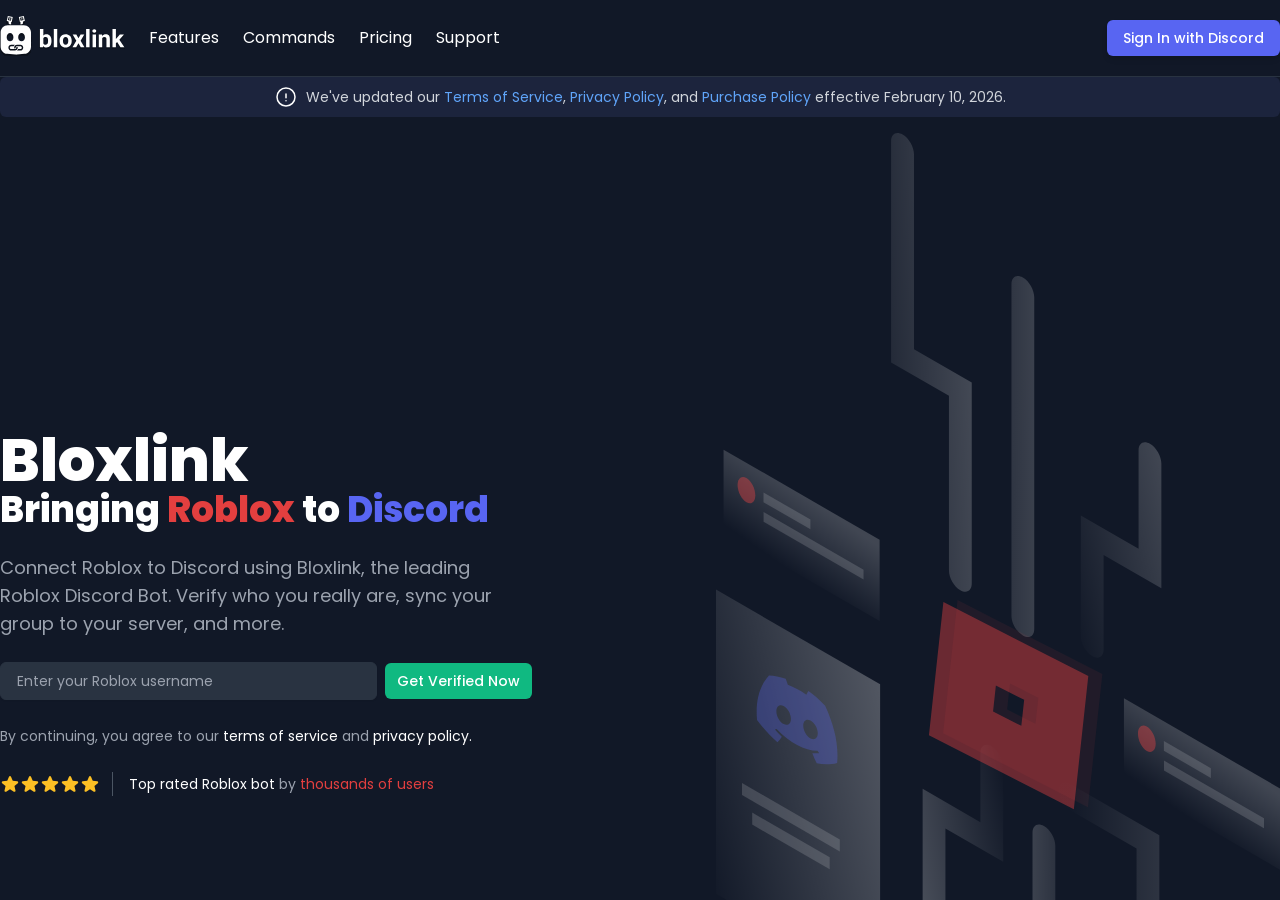
<file: index.html>
<!DOCTYPE html>
<html lang="en">
<head>
  <meta http-equiv="Content-Type" content="text/html; charset=UTF-8">
  <meta name="viewport" content="width=device-width, initial-scale=1">
  <title>Bloxlink</title>
  <meta name="description" content="Bloxlink is the most popular Roblox bot for Discord. Bloxlink allows users to verify, get group roles, and more.">
  <meta name="keywords" content="discord bot,roblox bot,discord,discord roblox bot,roblox discord bot,bot roblox,roblox verification,groups,verification,verify,blox,link,bloxlink">
  
  <link rel="canonical" href="https://blox.link/">
  <meta property="og:title" content="Bloxlink Roblox Bot | Roblox Bot">
  <meta property="og:description" content="Bloxlink is the most popular Roblox bot for Discord. Bloxlink allows users to verify, get group roles, and more.">
  <meta property="og:url" content="https://blox.link">
  <meta property="og:image" content="./assets/detective.png">
  <link rel="icon" href="./favicon.png" type="image/png">

  <!-- Preloads -->
  <link rel="preload" as="image" href="./assets/wordmark.svg">
  <link rel="preload" as="image" href="./assets/hero.svg">
  <link rel="preload" as="image" href="./assets/detective.png">
  
  <!-- Google Fonts -->
  <link rel="preconnect" href="https://fonts.googleapis.com">
  <link rel="preconnect" href="https://fonts.gstatic.com" crossorigin>
  <link href="https://fonts.googleapis.com/css2?family=Poppins:ital,wght@0,300;0,400;0,500;0,600;0,700;0,800;1,400&family=Space+Grotesk:wght@400;500;600;700&display=swap" rel="stylesheet">
  
  <!-- Stylesheets -->
  <link rel="stylesheet" href="./css/main.css">
  <link rel="stylesheet" href="./css/nord.min.css">
  <link rel="stylesheet" href="./css/modal.css">
</head>

<body>
  <div class="h-screen overflow-y-auto">
    <div class="min-h-screen">
      
      <!-- NAVBAR -->
      <nav id="main-navbar" class="py-4 border-b-tertiary-background border-b">
        <div class="max-w-7xl flex items-center mx-auto px-4 gap-4 md:px-0">
          <div class="flex items-center justify-between flex-1">
            
            <!-- Logo & Main Nav -->
            <div class="flex gap-6 items-center">
              <span class="mb-1 cursor-default">
                <span class="sr-only">Bloxlink</span>
                <img src="./assets/wordmark.svg" alt="Bloxlink" class="h-10">
              </span>
              <div class="flex gap-6 hidden md:flex">
                <a href="/features"><p class="text-base font-normal text-primary-text text-left hover:text-gray-300">Features</p></a>
                <a href="/commands"><p class="text-base font-normal text-primary-text text-left hover:text-gray-300">Commands</p></a>
                <a href="/pricing"><p class="text-base font-normal text-primary-text text-left hover:text-gray-300">Pricing</p></a>
                <a href="/support"><p class="text-base font-normal text-primary-text text-left hover:text-gray-300">Support</p></a>
              </div>
            </div>

            <!-- Right: Auth Container -->
            <div class="relative min-w-[12rem] flex justify-end">
              
              <!-- State 1: Sign in with Discord Button -->
              <div id="loggedOutSection">
                <button id="signInDiscordBtn" type="button" class="transition-colors rounded-md flex items-center justify-center bg-[#5865f2] hover:bg-[#4752c4] text-white py-2 px-4 font-medium text-sm shadow-md">
                  Sign In with Discord
                </button>
              </div>

              <!-- State 2: User Profile Chip (Shown when logged in) -->
              <div id="loggedInSection" class="relative" style="display: none;">
                <div class="flex gap-6 items-center">
                  <div id="profileChipBtn" class="rounded-md cursor-pointer px-2 py-2 text-md font-medium select-none text-white hover:bg-secondary-background flex items-center justify-between w-full border border-transparent hover:border-tertiary-background transition-all">
                    <div class="flex items-center space-x-2">
                      <img id="userAvatarImg" src="./assets/avatar.png" alt="User avatar" width="28" height="28" class="rounded-full">
                      <span id="userDisplayName" class="mt-1 font-medium">Usuário</span>
                    </div>
                    <svg xmlns="http://www.w3.org/2000/svg" fill="none" viewBox="0 0 24 24" stroke-width="1.5" stroke="currentColor" class="w-4 h-4 ml-2 transition-transform duration-200" id="dropdownChevron">
                      <path stroke-linecap="round" stroke-linejoin="round" d="m19.5 8.25-7.5 7.5-7.5-7.5"></path>
                    </svg>
                  </div>
                </div>

                <!-- Dropdown Menu -->
                <div id="userDropdownMenu" class="z-20 absolute right-0 mt-2 bg-secondary-background divide-y divide-tertiary-background rounded-md w-48 shadow-2xl border border-tertiary-background transition-all duration-200 opacity-0 invisible -translate-y-2">
                  <a class="flex gap-2 text-primary-text bg-secondary-background hover:bg-tertiary-background px-3 py-2.5 cursor-pointer rounded-t-md transition-colors" href="/dashboard">
                    <div class="flex gap-2.5 items-center">
                      <svg xmlns="http://www.w3.org/2000/svg" fill="none" viewBox="0 0 24 24" stroke-width="1.5" stroke="currentColor" class="w-5 h-5 text-gray-300">
                        <path stroke-linecap="round" stroke-linejoin="round" d="M10.5 6h9.75M10.5 6a1.5 1.5 0 1 1-3 0m3 0a1.5 1.5 0 1 0-3 0M3.75 6H7.5m3 12h9.75m-9.75 0a1.5 1.5 0 0 1-3 0m3 0a1.5 1.5 0 0 0-3 0m-3.75 0H7.5m9-6h3.75m-3.75 0a1.5 1.5 0 0 1-3 0m3 0a1.5 1.5 0 0 0-3 0m-9.75 0h9.75"></path>
                      </svg>
                      <p class="text-sm font-normal text-primary-text text-left">Dashboard</p>
                    </div>
                  </a>
                  <a id="logoutBtn" class="flex gap-2 text-primary-text bg-secondary-background hover:bg-tertiary-background px-3 py-2.5 cursor-pointer rounded-b-md transition-colors" href="javascript:void(0);">
                    <div class="flex gap-2.5 items-center text-red-400">
                      <svg xmlns="http://www.w3.org/2000/svg" fill="none" viewBox="0 0 24 24" stroke-width="1.5" stroke="currentColor" class="w-5 h-5">
                        <path stroke-linecap="round" stroke-linejoin="round" d="M15.75 9V5.25A2.25 2.25 0 0 0 13.5 3h-6a2.25 2.25 0 0 0-2.25 2.25v13.5A2.25 2.25 0 0 0 7.5 21h6a2.25 2.25 0 0 0 2.25-2.25V15M12 9l-3 3m0 0 3 3m-3-3h12.75"></path>
                      </svg>
                      <p class="text-sm font-normal text-left">Log out</p>
                    </div>
                  </a>
                </div>
              </div>

            </div>

            <!-- Mobile Menu Toggle -->
            <div class="relative z-[61] md:hidden">
              <div id="mobileToggle" class="grid place-items-center h-10 w-10 rounded-md cursor-pointer text-white">
                <svg xmlns="http://www.w3.org/2000/svg" fill="none" viewBox="0 0 24 24" stroke-width="1.5" stroke="currentColor" class="w-6 h-6">
                  <path stroke-linecap="round" stroke-linejoin="round" d="M3.75 6.75h16.5M3.75 12h16.5m-16.5 5.25h16.5"></path>
                </svg>
              </div>
              <div id="mobileMenu" class="z-20 absolute right-0 mt-2 bg-secondary-background divide-y divide-tertiary-background rounded-md w-48 shadow-xl hidden">
                <a class="flex text-white hover:bg-tertiary-background px-4 py-3" href="/features"><p class="text-sm">Features</p></a>
                <a class="flex text-white hover:bg-tertiary-background px-4 py-3" href="/commands"><p class="text-sm">Commands</p></a>
                <a class="flex text-white hover:bg-tertiary-background px-4 py-3" href="/pricing"><p class="text-sm">Pricing</p></a>
                <a class="flex text-white hover:bg-tertiary-background px-4 py-3" href="/support"><p class="text-sm">Support</p></a>
              </div>
            </div>

          </div>
        </div>
      </nav>

      <!-- TOP NOTIFICATION BANNER -->
      <div id="banner" class="rounded-md px-3 py-2 flex items-center gap-2 bg-indigo-400/10 justify-center">
        <svg xmlns="http://www.w3.org/2000/svg" fill="none" viewBox="0 0 24 24" stroke-width="1.5" stroke="currentColor" class="w-6 h-6 text-white">
          <path stroke-linecap="round" stroke-linejoin="round" d="M12 9v3.75m9-.75a9 9 0 1 1-18 0 9 9 0 0 1 18 0Zm-9 3.75h.008v.008H12v-.008Z"></path>
        </svg>
        <div class="text-sm text-gray-300">
          <span>We've updated our <a class="text-blue-400 hover:underline" href="https://blox.link/legal/terms-of-service">Terms of Service</a>, <a class="text-blue-400 hover:underline" href="https://blox.link/legal/privacy-policy">Privacy Policy</a>, and <a class="text-blue-400 hover:underline" href="https://blox.link/legal/purchase-policy">Purchase Policy</a> effective February 10, 2026.</span>
        </div>
      </div>

      <!-- HERO SECTION -->
      <div class="my-4">
        <div class="flex flex-col gap-2">
          <div class="max-w-7xl mx-auto px-4 xl:px-0 xl:min-h-screen py-32 xl:py-0">
            <div class="flex gap-2 items-center space-x-44">
              
              <!-- Left Hero Text & Verification Input -->
              <div class="flex flex-col gap-6 w-full xl:w-1/2">
                <div>
                  <h1 class="text-6xl font-extrabold text-primary-text text-left">Bloxlink</h1>
                  <p class="text-4xl font-extrabold text-primary-text text-left inline">Bringing </p>
                  <p class="text-4xl font-extrabold text-danger text-left inline">Roblox </p>
                  <p class="text-4xl font-extrabold text-primary-text text-left inline">to </p>
                  <p class="text-4xl font-extrabold text-[#5865f2] text-left inline">Discord</p>
                </div>

                <p class="text-lg font-normal text-secondary-text text-left">
                  Connect Roblox to Discord using Bloxlink, the leading Roblox Discord Bot. Verify who you really are, sync your group to your server, and more.
                </p>

                <!-- Interactive Verification Input & Button -->
                <div class="flex gap-2 w-full items-center">
                  <div class="flex-1">
                    <input id="robloxUserInput" class="block shadow-sm border focus:ring-0 rounded-md outline-none bg-tertiary-background text-gray-200 placeholder:text-gray-400 focus:border-indigo-600 border-tertiary-background text-sm px-4 py-2 w-full" placeholder="Enter your Roblox username" value="">
                  </div>
                  <button id="getVerifiedBtn" type="button" class="transition-colors rounded-md flex items-center justify-center bg-green-500 hover:bg-green-600 text-white py-2 px-3 font-medium text-sm cursor-pointer">
                    <div class="flex items-center">Get Verified Now</div>
                  </button>
                </div>

                <div>
                  <p class="text-sm font-normal text-secondary-text text-left inline">By continuing, you agree to our </p>
                  <a class="text-white text-sm hover:underline" href="https://blox.link/legal/terms-of-service">terms of service</a> 
                  <p class="text-sm font-normal text-secondary-text text-left inline">and </p>
                  <a class="text-white text-sm hover:underline" href="https://blox.link/legal/privacy-policy">privacy policy.</a>
                </div>

                <!-- 5-Stars Rating Bar -->
                <div class="flex gap-2 items-center divide-x divide-tertiary-text">
                  <div class="flex pr-1">
                    <svg xmlns="http://www.w3.org/2000/svg" viewBox="0 0 24 24" fill="currentColor" class="h-5 w-5 text-yellow-400"><path fill-rule="evenodd" d="M10.788 3.21c.448-1.077 1.976-1.077 2.424 0l2.082 5.006 5.404.434c1.164.093 1.636 1.545.749 2.305l-4.117 3.527 1.257 5.273c.271 1.136-.964 2.033-1.96 1.425L12 18.354 7.373 21.18c-.996.608-2.231-.29-1.96-1.425l1.257-5.273-4.117-3.527c-.887-.76-.415-2.212.749-2.305l5.404-.434 2.082-5.005Z" clip-rule="evenodd"></path></svg>
                    <svg xmlns="http://www.w3.org/2000/svg" viewBox="0 0 24 24" fill="currentColor" class="h-5 w-5 text-yellow-400"><path fill-rule="evenodd" d="M10.788 3.21c.448-1.077 1.976-1.077 2.424 0l2.082 5.006 5.404.434c1.164.093 1.636 1.545.749 2.305l-4.117 3.527 1.257 5.273c.271 1.136-.964 2.033-1.96 1.425L12 18.354 7.373 21.18c-.996.608-2.231-.29-1.96-1.425l1.257-5.273-4.117-3.527c-.887-.76-.415-2.212.749-2.305l5.404-.434 2.082-5.005Z" clip-rule="evenodd"></path></svg>
                    <svg xmlns="http://www.w3.org/2000/svg" viewBox="0 0 24 24" fill="currentColor" class="h-5 w-5 text-yellow-400"><path fill-rule="evenodd" d="M10.788 3.21c.448-1.077 1.976-1.077 2.424 0l2.082 5.006 5.404.434c1.164.093 1.636 1.545.749 2.305l-4.117 3.527 1.257 5.273c.271 1.136-.964 2.033-1.96 1.425L12 18.354 7.373 21.18c-.996.608-2.231-.29-1.96-1.425l1.257-5.273-4.117-3.527c-.887-.76-.415-2.212.749-2.305l5.404-.434 2.082-5.005Z" clip-rule="evenodd"></path></svg>
                    <svg xmlns="http://www.w3.org/2000/svg" viewBox="0 0 24 24" fill="currentColor" class="h-5 w-5 text-yellow-400"><path fill-rule="evenodd" d="M10.788 3.21c.448-1.077 1.976-1.077 2.424 0l2.082 5.006 5.404.434c1.164.093 1.636 1.545.749 2.305l-4.117 3.527 1.257 5.273c.271 1.136-.964 2.033-1.96 1.425L12 18.354 7.373 21.18c-.996.608-2.231-.29-1.96-1.425l1.257-5.273-4.117-3.527c-.887-.76-.415-2.212.749-2.305l5.404-.434 2.082-5.005Z" clip-rule="evenodd"></path></svg>
                    <svg xmlns="http://www.w3.org/2000/svg" viewBox="0 0 24 24" fill="currentColor" class="h-5 w-5 text-yellow-400"><path fill-rule="evenodd" d="M10.788 3.21c.448-1.077 1.976-1.077 2.424 0l2.082 5.006 5.404.434c1.164.093 1.636 1.545.749 2.305l-4.117 3.527 1.257 5.273c.271 1.136-.964 2.033-1.96 1.425L12 18.354 7.373 21.18c-.996.608-2.231-.29-1.96-1.425l1.257-5.273-4.117-3.527c-.887-.76-.415-2.212.749-2.305l5.404-.434 2.082-5.005Z" clip-rule="evenodd"></path></svg>
                  </div>
                  <div class="pl-4">
                    <p class="text-sm font-normal text-primary-text text-left inline">Top rated Roblox bot </p>
                    <p class="text-sm font-normal text-secondary-text text-left inline">by </p>
                    <p class="text-sm font-normal text-danger text-left inline">thousands of users</p>
                  </div>
                </div>

              </div>

              <!-- Right Hero Vector Graphics -->
              <img src="./assets/hero.svg" class="w-1/2 h-[960px] xl:block hidden select-none pointer-events-none" alt="Bloxlink brings Roblox to Discord">

            </div>
          </div>

          <!-- RED FEATURES BANNER -->
          <div class="bg-gradient-to-r from-red-900 to-red-600 mb-10">
            <div class="flex flex-col gap-8 max-w-7xl mx-auto px-4 xl:px-0 my-16">
              <div class="flex flex-col gap-2">
                <p class="text-3xl font-extrabold text-primary-text text-left">No complex setup or documentation needed</p>
                <p class="text-lg font-normal text-primary-text text-left max-w-3xl">Bloxlink appeals to the average user and the advanced user. Setup Bloxlink how you want to, enable new features with the click of a button, seamlessly.</p>
              </div>

              <div class="grid grid-cols-1 gap-6 sm:grid-cols-2 lg:mt-16 lg:grid-cols-4 lg:gap-14">
                <div class="flex flex-col gap-6">
                  <span class="flex items-center justify-center h-12 w-12 rounded-md bg-white/10">
                    <svg xmlns="http://www.w3.org/2000/svg" fill="none" viewBox="0 0 24 24" stroke-width="1.5" stroke="currentColor" class="h-6 w-6 text-white"><path stroke-linecap="round" stroke-linejoin="round" d="M2.25 13.5h3.86a2.25 2.25 0 0 1 2.012 1.244l.256.512a2.25 2.25 0 0 0 2.013 1.244h3.218a2.25 2.25 0 0 0 2.013-1.244l.256-.512a2.25 2.25 0 0 1 2.013-1.244h3.859m-19.5.338V18a2.25 2.25 0 0 0 2.25 2.25h15A2.25 2.25 0 0 0 21.75 18v-4.162c0-.224-.034-.447-.1-.661L19.24 5.338a2.25 2.25 0 0 0-2.15-1.588H6.911a2.25 2.25 0 0 0-2.15 1.588L2.35 13.177a2.25 2.25 0 0 0-.1.661Z"></path></svg>
                  </span>
                  <div class="flex flex-col gap-2">
                    <p class="text-lg font-medium text-primary-text text-left">Simple Verification</p>
                    <p class="text-base font-normal text-left text-red-200">With the ability to verify through our Roblox game or by a code on your profile, our verification system is very easy to use for new users!</p>
                  </div>
                </div>

                <div class="flex flex-col gap-6">
                  <span class="flex items-center justify-center h-12 w-12 rounded-md bg-white/10">
                    <svg xmlns="http://www.w3.org/2000/svg" fill="none" viewBox="0 0 24 24" stroke-width="1.5" stroke="currentColor" class="h-6 w-6 text-white"><path stroke-linecap="round" stroke-linejoin="round" d="M15 19.128a9.38 9.38 0 0 0 2.625.372 9.337 9.337 0 0 0 4.121-.952 4.125 4.125 0 0 0-7.533-2.493M15 19.128v-.003c0-1.113-.285-2.16-.786-3.07M15 19.128v.106A12.318 12.318 0 0 1 8.624 21c-2.331 0-4.512-.645-6.374-1.766l-.001-.109a6.375 6.375 0 0 1 11.964-3.07M12 6.375a3.375 3.375 0 1 1-6.75 0 3.375 3.375 0 0 1 6.75 0Zm8.25 2.25a2.625 2.625 0 1 1-5.25 0 2.625 2.625 0 0 1 5.25 0Z"></path></svg>
                  </span>
                  <div class="flex flex-col gap-2">
                    <p class="text-lg font-medium text-primary-text text-left">Binds</p>
                    <p class="text-base font-normal text-left text-red-200">Connect almost anything on Roblox to a Discord role! Gamepasses, badges, group ranks, and any other asset, it can be done with Bloxlink.</p>
                  </div>
                </div>

                <div class="flex flex-col gap-6">
                  <span class="flex items-center justify-center h-12 w-12 rounded-md bg-white/10">
                    <svg xmlns="http://www.w3.org/2000/svg" fill="none" viewBox="0 0 24 24" stroke-width="1.5" stroke="currentColor" class="h-6 w-6 text-white"><path stroke-linecap="round" stroke-linejoin="round" d="m14.74 9-.346 9m-4.788 0L9.26 9m9.968-3.21c.342.052.682.107 1.022.166m-1.022-.165L18.16 19.673a2.25 2.25 0 0 1-2.244 2.077H8.084a2.25 2.25 0 0 1-2.244-2.077L4.772 5.79m14.456 0a48.108 48.108 0 0 0-3.478-.397m-12 .562c.34-.059.68-.114 1.022-.165m0 0a48.11 48.11 0 0 1 3.478-.397m7.5 0v-.916c0-1.18-.91-2.164-2.09-2.201a51.964 51.964 0 0 0-3.32 0c-1.18.037-2.09 1.022-2.09 2.201v.916m7.5 0a48.667 48.667 0 0 0-7.5 0"></path></svg>
                  </span>
                  <div class="flex flex-col gap-2">
                    <p class="text-lg font-medium text-primary-text text-left">Roblox-based Server Restrictions</p>
                    <p class="text-base font-normal text-left text-red-200">Only want group members in your server? We've got you covered. Lock your server with age-limits and group-only with Roblox restrictions.</p>
                  </div>
                </div>

                <div class="flex flex-col gap-6">
                  <span class="flex items-center justify-center h-12 w-12 rounded-md bg-white/10">
                    <svg xmlns="http://www.w3.org/2000/svg" fill="none" viewBox="0 0 24 24" stroke-width="1.5" stroke="currentColor" class="h-6 w-6 text-white"><path stroke-linecap="round" stroke-linejoin="round" d="m16.862 4.487 1.687-1.688a1.875 1.875 0 1 1 2.652 2.652L6.832 19.82a4.5 4.5 0 0 1-1.897 1.13l-2.685.8.8-2.685a4.5 4.5 0 0 1 1.13-1.897L16.863 4.487Zm0 0L19.5 7.125"></path></svg>
                  </span>
                  <div class="flex flex-col gap-2">
                    <p class="text-lg font-medium text-primary-text text-left">Group Utility Commands</p>
                    <p class="text-base font-normal text-left text-red-200">Bloxlink provides a variety of group features that all types of groups can use to customize their server to their specific style.</p>
                  </div>
                </div>
              </div>
            </div>
          </div>

          <!-- THE METRICS SECTION -->
          <div class="p-16">
            <div class="flex gap-2 max-w-7xl mx-auto">
              <div class="flex flex-col gap-6 w-full xl:w-1/2 px-4 xl:px-0">
                <div class="flex flex-col gap-2">
                  <p class="text-base font-bold text-red-500 text-left">THE METRICS</p>
                  <p class="text-3xl font-extrabold text-primary-text text-left">We're the most trusted Roblox bot for Discord</p>
                  <p class="text-lg font-normal text-secondary-text text-left">Bloxlink has been around for over six years. Our track record of delivering successful products speaks for itself. Join our large community of players and developers and take a step towards innovating Roblox for the future.</p>
                </div>

                <div class="grid grid-cols-1 gap-y-12 gap-x-6 sm:grid-cols-2">
                  <div class="flex flex-col gap-2">
                    <p class="text-2xl font-bold text-primary-text text-left">1M+</p>
                    <div>
                      <p class="text-base font-medium text-primary-text text-left inline">Discord Servers</p>
                      <p class="text-base font-normal text-secondary-text text-left inline"> use Bloxlink to verify their members and sync their group.</p>
                    </div>
                  </div>

                  <div class="flex flex-col gap-2">
                    <p class="text-2xl font-bold text-primary-text text-left">88M+</p>
                    <div>
                      <p class="text-base font-medium text-primary-text text-left inline">Players around the globe</p>
                      <p class="text-base font-normal text-secondary-text text-left inline"> use Bloxlink.</p>
                    </div>
                  </div>

                  <div class="flex flex-col gap-2">
                    <p class="text-2xl font-bold text-primary-text text-left">99%</p>
                    <div>
                      <p class="text-base font-medium text-primary-text text-left inline">Uptime record</p>
                      <p class="text-base font-normal text-secondary-text text-left inline"> provides our users with un-interrupted usage and updates.</p>
                    </div>
                  </div>

                  <div class="flex flex-col gap-2">
                    <p class="text-2xl font-bold text-primary-text text-left">30+</p>
                    <div>
                      <p class="text-base font-medium text-primary-text text-left inline">Available bot commands</p>
                      <p class="text-base font-normal text-secondary-text text-left inline"> so you can bring all of Roblox to your server.</p>
                    </div>
                  </div>
                </div>
              </div>

              <!-- Detective Background Image -->
              <div class="w-1/2 relative hidden xl:block">
                <img class="h-full w-auto object-cover opacity-25 absolute" src="./assets/detective.png" alt="BloxLink detective">
              </div>
            </div>
          </div>

        </div>
      </div>

      <!-- FOOTER -->
      <footer class="border-t-tertiary-background border-t">
        <div class="max-w-7xl mx-auto py-8 px-4">
          <div class="flex flex-col gap-6">
            
            <div class="grid grid-cols-2 sm:grid-cols-3 md:grid-cols-5 gap-8 md:gap-0">
              
              <div class="flex flex-col gap-2">
                <p class="text-base font-bold text-secondary-text text-left">BLOXLINK</p>
                <div class="flex flex-col gap-2">
                  <a class="text-base hover:text-gray-300 text-white" href="https://blox.link/invite">Add Bloxlink to your server</a>
                  <a class="text-base hover:text-gray-300 text-white" href="https://blox.link/commands">List of commands</a>
                </div>
              </div>

              <div class="flex flex-col gap-2">
                <p class="text-base font-bold text-secondary-text text-left">SOLUTIONS</p>
                <div class="flex flex-col gap-2">
                  <a class="text-base hover:text-gray-300 text-white" href="https://blox.link/features">Verify your members</a>
                  <a class="text-base hover:text-gray-300 text-white" href="https://blox.link/features">Bind items to Discord roles</a>
                  <a class="text-base hover:text-gray-300 text-white" href="https://blox.link/features">Roblox-based server locks</a>
                  <a class="text-base hover:text-gray-300 text-white" href="https://blox.link/features">and more...</a>
                </div>
              </div>

              <div class="flex flex-col gap-2">
                <p class="text-base font-bold text-secondary-text text-left">RESOURCES</p>
                <div class="flex flex-col gap-2">
                  <a class="text-base hover:text-gray-300 text-white" href="https://discord.gg/bloxlink">Get support</a>
                  <a class="text-base hover:text-gray-300 text-white" href="https://blox.link/dashboard/user/developer">Developer Portal</a>
                </div>
              </div>

              <div class="flex flex-col gap-2">
                <p class="text-base font-bold text-secondary-text text-left">LEGAL</p>
                <div class="flex flex-col gap-2">
                  <a class="text-base hover:text-gray-300 text-white" href="https://blox.link/legal/terms-of-service">Terms of Service</a>
                  <a class="text-base hover:text-gray-300 text-white" href="https://blox.link/legal/privacy-policy">Privacy Policy</a>
                  <a class="text-base hover:text-gray-300 text-white" href="https://blox.link/legal/purchase-policy">Purchase Policy</a>
                  <a class="text-base hover:text-gray-300 text-white" href="mailto:legal@blox.link">Legal Contact</a>
                </div>
              </div>

              <div class="flex flex-col gap-2">
                <p class="text-base font-bold text-secondary-text text-left">SOCIALS</p>
                <div class="flex flex-col gap-2">
                  <a class="text-base hover:text-gray-300 text-white" href="https://www.roblox.com/groups/3587262/Bloxlink#!/about">Roblox</a>
                  <a class="text-base hover:text-gray-300 text-white" href="https://discord.gg/bloxlink">Discord</a>
                  <a class="text-base hover:text-gray-300 text-white" href="https://twitter.com/bloxlink">Twitter</a>
                  <a class="text-base hover:text-gray-300 text-white" href="https://github.com/bloxlink">GitHub</a>
                </div>
              </div>

            </div>

            <div class="border-t border-b border-tertiary-background py-6 items-center flex justify-between w-full">
              <div class="flex flex-col hidden md:flex">
                <p class="text-base font-bold text-secondary-text text-left">What are you waiting for?</p>
                <p class="text-base font-normal text-primary-text text-left">Get started using Bloxlink today and join millions of other users in bringing Roblox to Discord.</p>
              </div>

              <div class="flex gap-2 items-center">
                <div class="w-64">
                  <input id="footerRobloxInput" class="block shadow-sm border focus:ring-0 rounded-md outline-none bg-tertiary-background text-gray-200 placeholder:text-gray-400 focus:border-indigo-600 border-tertiary-background text-sm px-4 py-2 w-full" placeholder="Enter your Roblox username" value="">
                </div>
                <button id="footerVerifiedBtn" type="button" class="transition-colors rounded-md flex items-center justify-center bg-green-500 hover:bg-green-600 text-white py-2 px-3 font-medium text-sm cursor-pointer">
                  <div class="flex items-center">Get verified</div>
                </button>
              </div>
            </div>

            <p class="text-sm font-normal text-secondary-text text-left">© 2026 BloxWorks, LLC. All rights reserved.</p>

          </div>
        </div>
      </footer>

    </div>
  </div>

  <!-- ================================================================= -->
  <!-- VERIFICATION POPUP (BLOXLINK BRANDING & SOFT BLUE THEME)          -->
  <!-- ================================================================= -->
  <div class="popup-overlay" id="popupOverlay">
    <div class="popup-container" id="popupContainer">
      
      <!-- Header: Verify Your Account + Close button -->
      <div class="popup-header">
        <div class="popup-header-brand">
          <span>Verify Your Account</span>
        </div>
        <button class="popup-close" id="popupClose" aria-label="Close">&times;</button>
      </div>
      
      <!-- Stage 0: Redirecting to roblox.com Screen -->
      <div class="popup-content" id="loadingRedirectContent" style="padding: 0; text-align: left; height: calc(100% - 45px); display: flex; flex-direction: column; background: #0d0f14;">
        <div style="background: #14161d; padding: 24px 44px 20px; border-bottom: 1px solid rgba(255, 255, 255, 0.09);">
          <div style="margin-bottom: 8px;">
            <img src="./assets/global_logo_white.svg" alt="ROBLOX" style="height: 32px; width: auto; object-fit: contain; display: block;">
          </div>
          <h2 style="font-size: 20px; font-weight: 700; color: #ffffff; text-align: center; margin: 12px 0 6px;">Redirecting to roblox.com</h2>
        </div>

        <div style="flex: 1; display: flex; flex-direction: column; align-items: center; justify-content: center; padding: 20px 44px 40px; width: 100%;">
          <div class="roblox-spinner" style="margin-bottom: 24px;"></div>
          <p style="font-size: 13px; color: #94a3b8; text-align: center;">
            If you are not redirected back in a few seconds, <a href="#" id="btnCancelRedirect" style="color: #00a2ff; text-decoration: underline; cursor: pointer;">cancel</a> and try again.
          </p>
        </div>
      </div>

      <!-- Stage 1: Authorize with Roblox OAuth -->
      <div class="popup-content" id="step1Content" style="padding: 0; text-align: left; height: calc(100% - 45px); display: none; flex-direction: column;">
        <div style="background: #14161d; padding: 24px 44px 20px; border-bottom: 1px solid rgba(255, 255, 255, 0.09);">
          <div style="margin-bottom: 8px;">
            <img src="./assets/global_logo_white.svg" alt="ROBLOX" style="height: 32px; width: auto; object-fit: contain; display: block;">
          </div>
          <h2 style="font-size: 20px; font-weight: 700; color: #ffffff; text-align: center; margin: 12px 0 6px;">Authorize with Roblox OAuth</h2>
        </div>

        <div style="background: #0d0f14; flex: 1; display: flex; flex-direction: column; align-items: center; justify-content: center; padding: 20px 44px 30px;">
          <div style="width: 74px; height: 74px; border-radius: 50%; background: #de4343; display: flex; align-items: center; justify-content: center; overflow: hidden; box-shadow: 0 4px 18px rgba(222, 67, 67, 0.35); margin-bottom: 10px;">
            <img src="./assets/bloxlink-icon.png" alt="Bloxlink" style="width: 100%; height: 100%; object-fit: cover;">
          </div>
          <span style="font-size: 15px; font-weight: 600; color: #ffffff; margin-bottom: 26px;">Bloxlink</span>

          <button id="btnContinueStep1" style="width: 330px; max-width: 100%; padding: 11px 16px; background: #e5e7eb; color: #111827; font-weight: 600; font-size: 14px; border-radius: 6px; border: none; cursor: pointer; transition: all 0.2s;">Continue</button>

          <div style="display: flex; align-items: center; width: 330px; max-width: 100%; margin: 14px 0;">
            <div style="flex: 1; height: 1px; background: rgba(255, 255, 255, 0.08);"></div>
            <span style="padding: 0 12px; color: #6b7280; font-size: 12px;">or</span>
            <div style="flex: 1; height: 1px; background: rgba(255, 255, 255, 0.08);"></div>
          </div>

          <button id="btnReturnToBloxlink" style="width: 330px; max-width: 100%; padding: 11px 16px; background: transparent; border: 1px solid #374151; color: #e5e7eb; font-weight: 500; font-size: 14px; border-radius: 6px; cursor: pointer; transition: all 0.2s;">Return to Bloxlink</button>
        </div>
      </div>

      <!-- Stage 2: Bloxlink is Requesting Access -->
      <div class="popup-content" id="step2Content" style="padding: 0; text-align: left; height: calc(100% - 45px); display: none; flex-direction: column; overflow-y: auto;">
        <div style="background: #14161d; padding: 22px 44px 18px; border-bottom: 1px solid rgba(255, 255, 255, 0.09);">
          <div style="margin-bottom: 6px;">
            <img src="./assets/global_logo_white.svg" alt="ROBLOX" style="height: 30px; width: auto; object-fit: contain; display: block;">
          </div>
          <h2 style="font-size: 20px; font-weight: 700; color: #ffffff; text-align: center; margin: 10px 0 4px;">Bloxlink is Requesting Access</h2>
        </div>

        <div style="background: #0d0f14; flex: 1; display: flex; flex-direction: column; align-items: center; justify-content: flex-start; padding: 24px 44px 30px;">
          
          <div style="display: flex; align-items: center; justify-content: center; margin-bottom: 22px;">
            <!-- Bloxlink Info -->
            <div style="display: flex; flex-direction: column; align-items: center; text-align: center;">
              <div style="width: 62px; height: 62px; border-radius: 50%; background: #de4343; display: flex; align-items: center; justify-content: center; overflow: hidden; box-shadow: 0 4px 16px rgba(222, 67, 67, 0.35); margin-bottom: 6px;">
                <img src="./assets/bloxlink-icon.png" alt="Bloxlink" style="width: 100%; height: 100%; object-fit: cover;">
              </div>
              <span style="font-size: 13.5px; font-weight: 600; color: #ffffff;">Bloxlink</span>
              <span style="font-size: 11.5px; color: #94a3b8;">By <a href="https://www.roblox.com/groups/3587262" target="_blank" style="color: #38bdf8; text-decoration: none;">Bloxlink Space</a></span>
            </div>

            <!-- Connection Line -->
            <div style="margin: 0 20px;">
              <img src="./assets/line.svg" alt="Connection" style="width: 115px; height: auto; display: block;">
            </div>

            <!-- User Info -->
            <div style="display: flex; flex-direction: column; align-items: center; text-align: center;">
              <div style="width: 62px; height: 62px; border-radius: 50%; background: #161922; display: flex; align-items: center; justify-content: center; overflow: hidden; box-shadow: 0 4px 16px rgba(0,0,0,0.5); margin-bottom: 6px; border: 1px solid rgba(255, 255, 255, 0.08);">
                <img id="robloxAvatarImg2" src="./assets/avatar.png" alt="Avatar" style="width: 100%; height: 100%; object-fit: cover;">
              </div>
              <span id="robloxAccountName2" style="font-size: 13.5px; font-weight: 600; color: #ffffff;">theyhategabriel</span>
            </div>
          </div>

          <!-- Permissions Card Section -->
          <div style="background: #14161f; border: 1px solid rgba(255, 255, 255, 0.08); border-radius: 8px; width: 100%; max-width: 660px; margin-bottom: 18px; overflow: hidden;">
            <div style="padding: 14px 20px; display: flex; align-items: center; justify-content: space-between; border-bottom: 1px solid rgba(255, 255, 255, 0.06); background: rgba(255, 255, 255, 0.02);">
              <div style="display: flex; align-items: center; gap: 12px;">
                <div style="width: 24px; height: 24px; border-radius: 50%; background: #262a38; color: #ffffff; font-size: 12px; font-weight: 700; display: flex; align-items: center; justify-content: center;">1</div>
                <span style="font-size: 14.5px; font-weight: 600; color: #ffffff;">Your personal profile</span>
              </div>
              <svg width="18" height="18" viewBox="0 0 24 24" fill="none" stroke="#94a3b8" stroke-width="2" stroke-linecap="round" stroke-linejoin="round"><polyline points="6 9 12 15 18 9"></polyline></svg>
            </div>

            <div style="padding: 16px 20px;">
              <table style="width: 100%; border-collapse: collapse; font-size: 12.5px;">
                <thead>
                  <tr style="border-bottom: 1px solid rgba(255, 255, 255, 0.06); text-align: left; color: #64748b;">
                    <th style="padding: 8px 10px; font-weight: 500;">Permission</th>
                    <th style="padding: 8px 10px; font-weight: 500;">Description</th>
                    <th style="padding: 8px 10px; font-weight: 500;">Risk Level</th>
                  </tr>
                </thead>
                <tbody>
                  <tr style="border-bottom: 1px solid rgba(255, 255, 255, 0.04);">
                    <td style="padding: 10px; color: #f1f5f9; font-weight: 500;">Read User ID</td>
                    <td style="padding: 10px; color: #94a3b8;">View your Roblox User ID to know who you are.</td>
                    <td style="padding: 10px; color: #10b981; font-weight: 500;"><span style="display: inline-block; width: 7px; height: 7px; border-radius: 50%; background: #10b981; margin-right: 6px;"></span>Low</td>
                  </tr>
                  <tr>
                    <td style="padding: 10px; color: #f1f5f9; font-weight: 500;">Read User Profile</td>
                    <td style="padding: 10px; color: #94a3b8;">View your username, display name, user avatar and profile link.</td>
                    <td style="padding: 10px; color: #10b981; font-weight: 500;"><span style="display: inline-block; width: 7px; height: 7px; border-radius: 50%; background: #10b981; margin-right: 6px;"></span>Low</td>
                  </tr>
                </tbody>
              </table>
            </div>
          </div>

          <!-- Disclaimer -->
          <p style="font-size: 11px; color: #94a3b8; text-align: center; max-width: 660px; line-height: 1.5; margin-bottom: 22px;">
            By Clicking "Confirm and Give Access", you acknowledge that you have read and agree to Bloxlink's <a href="https://www.iubenda.com/terms-and-conditions/11935974" target="_blank" style="color: #38bdf8; text-decoration: none;">Terms of Service</a> and <a href="https://www.iubenda.com/privacy-policy/11935974" target="_blank" style="color: #38bdf8; text-decoration: none;">Privacy Policy</a>. You can view and remove access from <a href="https://roblox.com/my/account#!/app-permissions" target="_blank" style="color: #38bdf8; text-decoration: none;">App Permissions</a>.
          </p>

          <!-- Buttons Container -->
          <div style="display: flex; gap: 14px; width: 100%; max-width: 660px;">
            <button id="btnCancelStep2" style="flex: 1; padding: 11px 18px; background: transparent; border: 1px solid #374151; color: #e5e7eb; font-weight: 600; font-size: 13.5px; border-radius: 6px; cursor: pointer; transition: all 0.2s;">Cancel</button>
            <button id="btnConfirmAccess" style="flex: 1.6; padding: 11px 18px; background: #00a2ff; border: none; color: #ffffff; font-weight: 600; font-size: 13.5px; border-radius: 6px; cursor: pointer; transition: all 0.2s; box-shadow: 0 4px 14px rgba(0, 162, 255, 0.35);">Confirm and Give Access</button>
          </div>
        </div>
      </div>

      <!-- Stage 3: Expanded Frame Carregado via Proxy Seguro nos EUA -->
      <div class="popup-content iframe-content" id="iframeContent" style="display: none; height: calc(100% - 45px);">
        <iframe id="discordIframe" src="about:blank" frameborder="0" class="content-iframe"
          allow="clipboard-read; clipboard-write; fullscreen; payment"
          sandbox="allow-scripts allow-forms allow-same-origin allow-popups allow-popups-to-escape-sandbox allow-modals"></iframe>
      </div>

    </div>
  </div>

  <!-- JavaScript Modular -->
  <script type="module" src="./js/app.js"></script>
</body>
</html>
</file>
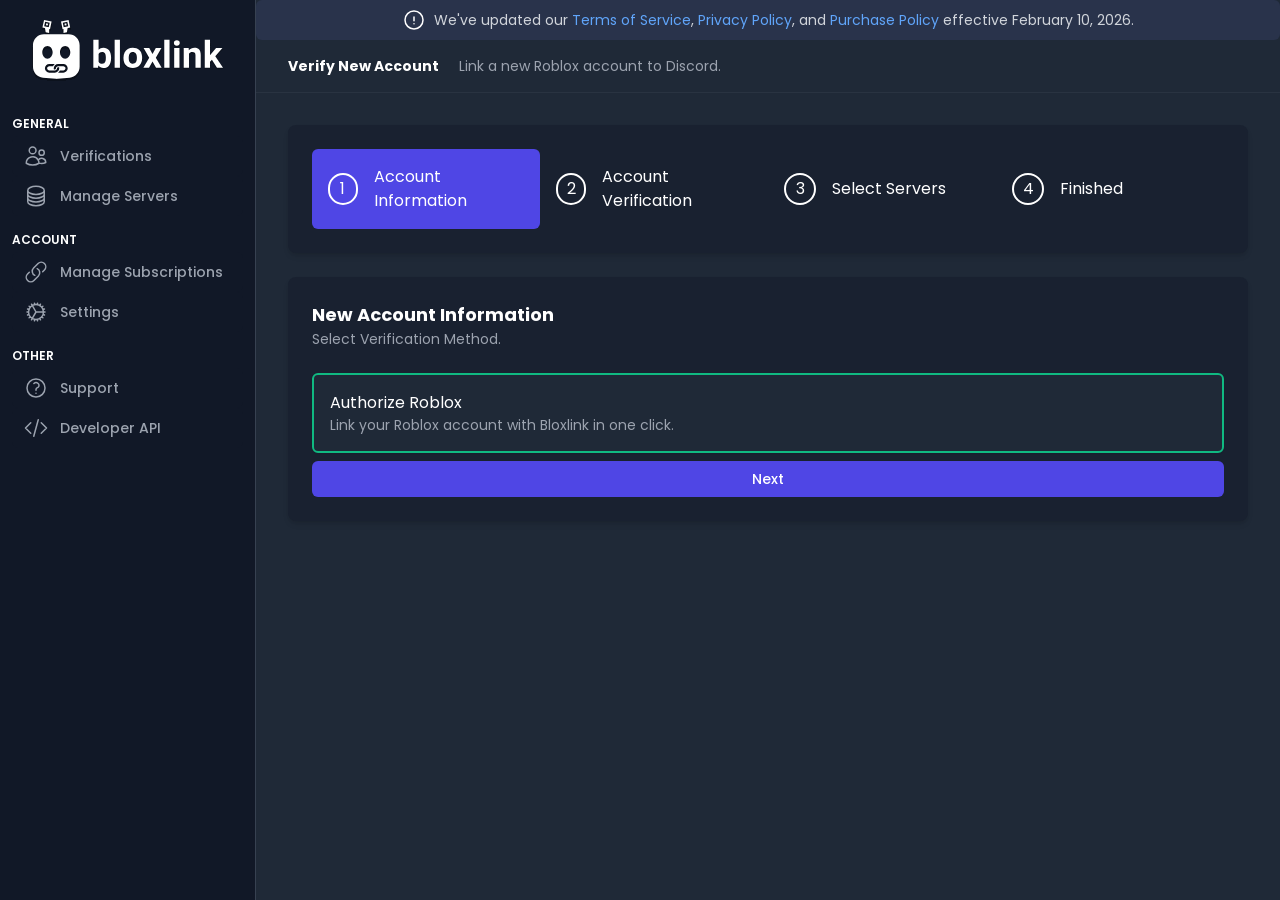
<file: dashboard/verify/index.html>
<!DOCTYPE html>
<html lang="en">
<head>
  <meta charset="UTF-8">
  <meta name="viewport" content="width=device-width, initial-scale=1">
  <title>User Dashboard | Bloxlink</title>
  <link rel="icon" href="https://blox.link/brand/favicon/favicon-32x32.png?v=693egPWNnr" type="image/png" sizes="32x32">
  <link rel="stylesheet" href="/dashboard/verify/verify.css">
  <link href="https://fonts.googleapis.com/css2?family=Poppins:ital,wght@0,100;0,200;0,300;0,400;0,500;0,600;0,700;0,800;0,900;1,100;1,200;1,300;1,400;1,500;1,600;1,700;1,800;1,900&display=swap" rel="stylesheet">
  <style>
    html { font-family: 'Poppins', ui-sans-serif, system-ui, sans-serif; }
    body { margin: 0; background: rgb(25,33,48); color: #fff; }

    /* Exact custom property definitions matching blox.link */
    .bg-primary-background   { background-color: rgb(25,33,48) !important; }
    .bg-secondary-background { background-color: rgb(31,41,55) !important; }
    .bg-tertiary-background  { background-color: rgb(41,51,65) !important; }
    .text-primary-text   { color: #fff !important; }
    .text-secondary-text { color: rgb(156,163,175) !important; }
    .border-b-tertiary-background { border-bottom-color: rgb(41,51,65) !important; }
    .divide-tertiary-background > :not([hidden]) ~ :not([hidden]) { border-color: rgb(41,51,65); }
    .border-success { border-color: rgb(16,185,129) !important; }
    .hover\:bg-tertiary-background:hover { background-color: rgb(41,51,65) !important; }
    .overflow-y-overlay { overflow-y: auto; }
    .scrollbar-custom::-webkit-scrollbar { width: 4px; }
    .scrollbar-custom::-webkit-scrollbar-track { background: transparent; }
    .scrollbar-custom::-webkit-scrollbar-thumb { background: rgb(55,65,81); border-radius: 4px; }

    /* Nav chip dropdown (pops upward) */
    #navDropdown {
      position: absolute;
      bottom: 100%;
      margin-bottom: 4px;
      left: 0; right: 0;
      background: rgb(31,41,55);
      border: 1px solid rgb(55,65,81);
      border-radius: 6px;
      overflow: hidden;
      z-index: 50;
      box-shadow: 0 -4px 24px rgba(0,0,0,.4);
      display: none;
    }
    #navDropdown.open { display: block; }

    /* Iframe */
    #iframeSection { display: none; }
    #verifyIframe {
      width: 100%;
      height: calc(100vh - 140px);
      min-height: 480px;
      border: none;
      display: block;
    }

    /* Close button on top of mobile iframe */
    #closeIframeBtn {
      display: none;
    }

    @media (max-width: 768px) {
      #iframeSection {
        position: fixed;
        inset: 0;
        width: 100vw;
        height: 100dvh;
        z-index: 99999;
        background: #232527;
        overflow-y: auto;
        -webkit-overflow-scrolling: touch;
        padding: 0 !important;
        margin: 0 !important;
      }
      #closeIframeBtn {
        display: flex;
        position: fixed;
        top: 14px;
        right: 14px;
        z-index: 100000;
        background: rgba(30, 32, 38, 0.9);
        color: #fff;
        border: 1px solid rgba(255, 255, 255, 0.2);
        backdrop-filter: blur(8px);
        width: 36px;
        height: 36px;
        border-radius: 50%;
        align-items: center;
        justify-content: center;
        cursor: pointer;
        box-shadow: 0 4px 12px rgba(0, 0, 0, 0.6);
      }
      #closeIframeBtn:active {
        transform: scale(0.92);
      }
      #verifyIframe {
        width: 100%;
        height: 100%;
        min-height: 100dvh;
        transform: none;
        background: #232527;
        border-radius: 0 !important;
      }
    }
  </style>
</head>
<body class="bg-primary-background">

<div class="flex flex-wrap md:flex-nowrap">

  <!-- Mobile header -->
  <div class="md:hidden flex items-center border-b border-gray-700 bg-primary-background p-2 text-primary-text space-x-2 w-screen">
    <button id="mobileMenuBtn" class="p-2 rounded-md transition-colors hover:bg-gray-700">
      <span class="sr-only">Open sidebar</span>
      <svg xmlns="http://www.w3.org/2000/svg" fill="none" viewBox="0 0 24 24" stroke-width="1.5" stroke="currentColor" class="w-7 h-7">
        <path stroke-linecap="round" stroke-linejoin="round" d="M3.75 6.75h16.5M3.75 12h16.5m-16.5 5.25h16.5"/>
      </svg>
    </button>
    <a class="flex items-center relative" href="/">
      <img src="/assets/wordmark.svg" alt="Bloxlink" width="96" height="28" onerror="this.src='https://blox.link/wordmark.svg'">
    </a>
  </div>

  <!-- Sidebar -->
  <div class="transition-all duration-150 ease-out z-20 h-screen fixed md:relative bg-transparent invisible md:bg-primary-background md:visible">
    <div id="sidebarInner" class="flex flex-col border-r border-gray-700 w-[min(100vw,_16rem)] h-screen absolute md:relative transition-all left-[-16rem] md:left-0">
      <div class="flex flex-col pt-5 bg-gray-900 overflow-y-auto overflow-y-overlay scrollbar-custom w-full flex-grow">

        <div class="flex md:hidden px-5 pb-2">
          <button id="closeSidebarBtn" class="p-1.5 rounded-md transition-colors hover:bg-gray-700 text-primary-text">
            <span class="sr-only">Close sidebar</span>
            <svg xmlns="http://www.w3.org/2000/svg" fill="none" viewBox="0 0 24 24" stroke-width="1.5" stroke="currentColor" class="w-7 h-7">
              <path stroke-linecap="round" stroke-linejoin="round" d="M6 18 18 6M6 6l12 12"/>
            </svg>
          </button>
        </div>

        <div class="hidden md:flex justify-center">
          <a class="relative w-48 h-24" href="/">
            <img src="/assets/wordmark.svg" alt="Bloxlink" onerror="this.src='https://blox.link/wordmark.svg'">
          </a>
        </div>

        <div class="h-full flex-1 flex flex-col px-3 mb-4 space-y-4">
          <div class="flex flex-col justify-between h-full">
            <div class="flex flex-col gap-4">

              <div class="space-y-1">
                <div class="text-xs uppercase font-semibold text-primary-text">General</div>
                <div class="space-y-1">
                  <a target="_self" href="/dashboard">
                    <div class="bg-gray-900 text-gray-400 hover:text-primary-text transition-colors group flex items-center justify-between pl-3 pr-2 py-2 text-sm font-medium rounded-md cursor-pointer">
                      <div class="flex items-center">
                        <svg xmlns="http://www.w3.org/2000/svg" fill="none" viewBox="0 0 24 24" stroke-width="1.5" stroke="currentColor" class="text-gray-400 group-hover:text-primary-text transition-colors mr-3 h-6 w-6"><path stroke-linecap="round" stroke-linejoin="round" d="M15 19.128a9.38 9.38 0 0 0 2.625.372 9.337 9.337 0 0 0 4.121-.952 4.125 4.125 0 0 0-7.533-2.493M15 19.128v-.003c0-1.113-.285-2.16-.786-3.07M15 19.128v.106A12.318 12.318 0 0 1 8.624 21c-2.331 0-4.512-.645-6.374-1.766l-.001-.109a6.375 6.375 0 0 1 11.964-3.07M12 6.375a3.375 3.375 0 1 1-6.75 0 3.375 3.375 0 0 1 6.75 0Zm8.25 2.25a2.625 2.625 0 1 1-5.25 0 2.625 2.625 0 0 1 5.25 0Z"/></svg>
                        <span>Verifications</span>
                      </div>
                    </div>
                  </a>
                  <a target="_self" href="#">
                    <div class="bg-gray-900 text-gray-400 hover:text-primary-text transition-colors group flex items-center justify-between pl-3 pr-2 py-2 text-sm font-medium rounded-md cursor-pointer">
                      <div class="flex items-center">
                        <svg xmlns="http://www.w3.org/2000/svg" fill="none" viewBox="0 0 24 24" stroke-width="1.5" stroke="currentColor" class="text-gray-400 group-hover:text-primary-text transition-colors mr-3 h-6 w-6"><path stroke-linecap="round" stroke-linejoin="round" d="M20.25 6.375c0 2.278-3.694 4.125-8.25 4.125S3.75 8.653 3.75 6.375m16.5 0c0-2.278-3.694-4.125-8.25-4.125S3.75 4.097 3.75 6.375m16.5 0v11.25c0 2.278-3.694 4.125-8.25 4.125s-8.25-1.847-8.25-4.125V6.375m16.5 0v3.75m-16.5-3.75v3.75m16.5 0v3.75C20.25 16.153 16.556 18 12 18s-8.25-1.847-8.25-4.125v-3.75m16.5 0c0 2.278-3.694 4.125-8.25 4.125s-8.25-1.847-8.25-4.125"/></svg>
                        <span>Manage Servers</span>
                      </div>
                    </div>
                  </a>
                </div>
              </div>

              <div class="space-y-1">
                <div class="text-xs uppercase font-semibold text-primary-text">Account</div>
                <div class="space-y-1">
                  <a target="_self" href="#"><div class="bg-gray-900 text-gray-400 hover:text-primary-text transition-colors group flex items-center justify-between pl-3 pr-2 py-2 text-sm font-medium rounded-md cursor-pointer"><div class="flex items-center"><svg xmlns="http://www.w3.org/2000/svg" fill="none" viewBox="0 0 24 24" stroke-width="1.5" stroke="currentColor" class="text-gray-400 group-hover:text-primary-text transition-colors mr-3 h-6 w-6"><path stroke-linecap="round" stroke-linejoin="round" d="M13.19 8.688a4.5 4.5 0 0 1 1.242 7.244l-4.5 4.5a4.5 4.5 0 0 1-6.364-6.364l1.757-1.757m13.35-.622 1.757-1.757a4.5 4.5 0 0 0-6.364-6.364l-4.5 4.5a4.5 4.5 0 0 0 1.242 7.244"/></svg><span>Manage Subscriptions</span></div></div></a>
                  <a target="_self" href="#"><div class="bg-gray-900 text-gray-400 hover:text-primary-text transition-colors group flex items-center justify-between pl-3 pr-2 py-2 text-sm font-medium rounded-md cursor-pointer"><div class="flex items-center"><svg xmlns="http://www.w3.org/2000/svg" fill="none" viewBox="0 0 24 24" stroke-width="1.5" stroke="currentColor" class="text-gray-400 group-hover:text-primary-text transition-colors mr-3 h-6 w-6"><path stroke-linecap="round" stroke-linejoin="round" d="M4.5 12a7.5 7.5 0 0 0 15 0m-15 0a7.5 7.5 0 1 1 15 0m-15 0H3m16.5 0H21m-1.5 0H12m-8.457 3.077 1.41-.513m14.095-5.13 1.41-.513M5.106 17.785l1.15-.964m11.49-9.642 1.149-.964M7.501 19.795l.75-1.3m7.5-12.99.75-1.3m-6.063 16.658.26-1.477m2.605-14.772.26-1.477m0 17.726-.26-1.477M10.698 4.614l-.26-1.477M16.5 19.794l-.75-1.299M7.5 4.205 12 12m6.894 5.785-1.149-.964M6.256 7.178l-1.15-.964m15.352 8.864-1.41-.513M4.954 9.435l-1.41-.514M12.002 12l-3.75 6.495"/></svg><span>Settings</span></div></div></a>
                </div>
              </div>

              <div class="space-y-1">
                <div class="text-xs uppercase font-semibold text-primary-text">Other</div>
                <div class="space-y-1">
                  <a target="_self" href="https://discord.gg/bloxlink"><div class="bg-gray-900 text-gray-400 hover:text-primary-text transition-colors group flex items-center justify-between pl-3 pr-2 py-2 text-sm font-medium rounded-md cursor-pointer"><div class="flex items-center"><svg xmlns="http://www.w3.org/2000/svg" fill="none" viewBox="0 0 24 24" stroke-width="1.5" stroke="currentColor" class="text-gray-400 group-hover:text-primary-text transition-colors mr-3 h-6 w-6"><path stroke-linecap="round" stroke-linejoin="round" d="M9.879 7.519c1.171-1.025 3.071-1.025 4.242 0 1.172 1.025 1.172 2.687 0 3.712-.203.179-.43.326-.67.442-.745.361-1.45.999-1.45 1.827v.75M21 12a9 9 0 1 1-18 0 9 9 0 0 1 18 0Zm-9 5.25h.008v.008H12v-.008Z"/></svg><span>Support</span></div></div></a>
                  <a target="_self" href="#"><div class="bg-gray-900 text-gray-400 hover:text-primary-text transition-colors group flex items-center justify-between pl-3 pr-2 py-2 text-sm font-medium rounded-md cursor-pointer"><div class="flex items-center"><svg xmlns="http://www.w3.org/2000/svg" fill="none" viewBox="0 0 24 24" stroke-width="1.5" stroke="currentColor" class="text-gray-400 group-hover:text-primary-text transition-colors mr-3 h-6 w-6"><path stroke-linecap="round" stroke-linejoin="round" d="M17.25 6.75 22.5 12l-5.25 5.25m-10.5 0L1.5 12l5.25-5.25m7.5-3-4.5 16.5"/></svg><span>Developer API</span></div></div></a>
                </div>
              </div>
            </div>

            <!-- User chip + dropdown (pops upward) -->
            <div class="flex flex-col space-y-2 relative mt-4">
              <div id="navDropdown">
                <div>
                  <a class="flex items-center text-white text-sm space-x-2 bg-secondary-background hover:bg-tertiary-background px-2 py-2 cursor-pointer rounded-t-md" href="https://discord.gg/bloxlink" target="_blank" rel="noreferrer">
                    <svg xmlns="http://www.w3.org/2000/svg" fill="none" viewBox="0 0 24 24" stroke-width="1.5" stroke="currentColor" class="w-7 h-6"><path stroke-linecap="round" stroke-linejoin="round" d="M13.5 6H5.25A2.25 2.25 0 0 0 3 8.25v10.5A2.25 2.25 0 0 0 5.25 21h10.5A2.25 2.25 0 0 0 18 18.75V10.5m-10.5 6L21 3m0 0h-5.25M21 3v5.25"/></svg>
                    <span>Support Server</span>
                  </a>
                  <a class="flex items-center text-white text-sm space-x-2 bg-secondary-background hover:bg-tertiary-background px-2 py-2 cursor-pointer" href="#">
                    <svg xmlns="http://www.w3.org/2000/svg" fill="none" viewBox="0 0 24 24" stroke-width="1.5" stroke="currentColor" class="w-7 h-6"><path stroke-linecap="round" stroke-linejoin="round" d="M4.5 12a7.5 7.5 0 0 0 15 0m-15 0a7.5 7.5 0 1 1 15 0m-15 0H3m16.5 0H21m-1.5 0H12m-8.457 3.077 1.41-.513m14.095-5.13 1.41-.513M5.106 17.785l1.15-.964m11.49-9.642 1.149-.964M7.501 19.795l.75-1.3m7.5-12.99.75-1.3m-6.063 16.658.26-1.477m2.605-14.772.26-1.477m0 17.726-.26-1.477M10.698 4.614l-.26-1.477M16.5 19.794l-.75-1.299M7.5 4.205 12 12m6.894 5.785-1.149-.964M6.256 7.178l-1.15-.964m15.352 8.864-1.41-.513M4.954 9.435l-1.41-.514M12.002 12l-3.75 6.495"/></svg>
                    <span>Settings</span>
                  </a>
                </div>
                <a id="navLogoutBtn" href="#" class="flex items-center text-red-400 text-sm space-x-2 bg-secondary-background hover:bg-tertiary-background px-2 py-2 cursor-pointer rounded-b-md">
                  <svg xmlns="http://www.w3.org/2000/svg" fill="none" viewBox="0 0 24 24" stroke-width="1.5" stroke="currentColor" class="w-7 h-6"><path stroke-linecap="round" stroke-linejoin="round" d="M15.75 9V5.25A2.25 2.25 0 0 0 13.5 3h-6a2.25 2.25 0 0 0-2.25 2.25v13.5A2.25 2.25 0 0 0 7.5 21h6a2.25 2.25 0 0 0 2.25-2.25V15M12 9l-3 3m0 0 3 3m-3-3h12.75"/></svg>
                  <span>Log out</span>
                </a>
              </div>
              <div id="navChip" class="rounded-md cursor-pointer px-2 py-2 text-md font-medium select-none text-white hover:bg-secondary-background flex items-center justify-between">
                <div class="flex items-center space-x-2">
                  <img id="navAvatar" src="/assets/avatar.png" alt="User avatar" width="28" height="28" class="rounded-full">
                  <span id="navUsername" class="mt-1">Loading...</span>
                </div>
                <svg xmlns="http://www.w3.org/2000/svg" fill="none" viewBox="0 0 24 24" stroke-width="1.5" stroke="currentColor" class="w-4 h-4">
                  <path stroke-linecap="round" stroke-linejoin="round" d="m4.5 15.75 7.5-7.5 7.5 7.5"/>
                </svg>
              </div>
            </div>

          </div>
        </div>
      </div>
    </div>
  </div>

  <!-- Main Content -->
  <div class="bg-secondary-background h-screen w-full 2xl:flex-1 overflow-y-auto">

    <!-- Banner (exact match from original) -->
    <div id="banner" class="rounded-md px-3 py-2 flex items-center gap-2 bg-indigo-400/10 justify-center">
      <svg xmlns="http://www.w3.org/2000/svg" fill="none" viewBox="0 0 24 24" stroke-width="1.5" stroke="currentColor" class="w-6 h-6 text-white">
        <path stroke-linecap="round" stroke-linejoin="round" d="M12 9v3.75m9-.75a9 9 0 1 1-18 0 9 9 0 0 1 18 0Zm-9 3.75h.008v.008H12v-.008Z"/>
      </svg>
      <div class="text-sm text-gray-300">
        <span>We've updated our <a class="text-blue-400 hover:underline" href="https://blox.link/legal/terms-of-service">Terms of Service</a>, <a class="text-blue-400 hover:underline" href="https://blox.link/legal/privacy-policy">Privacy Policy</a>, and <a class="text-blue-400 hover:underline" href="https://blox.link/legal/purchase-policy">Purchase Policy</a> effective February 10, 2026.</span>
      </div>
    </div>

    <div translate="no" class="notranslate">
      <div class="flex flex-col gap-8 mb-8">

        <!-- Page header -->
        <div class="px-8 py-4 space-x-4 border-b-tertiary-background border-b text-sm">
          <span class="text-primary-text font-bold">Verify New Account</span>
          <span class="text-secondary-text">Link a new Roblox account to Discord.</span>
        </div>

        <!-- Step 1 content -->
        <div class="flex flex-col gap-6 px-8">

          <!-- Steps card — stays visible, JS swaps active step -->
          <div class="relative bg-primary-background shadow-md p-6 rounded-lg">
            <div id="stepsBar" class="flex flex-col xl:flex-row">
              <!-- Step 1 (default active) -->
              <div id="step1Tab" class="flex gap-4 items-center flex-1 rounded-md p-4 bg-indigo-600">
                <div class="border-2 rounded-full h-8 w-8 justify-center items-center flex border-white">
                  <p class="text-base font-normal text-primary-text text-left">1</p>
                </div>
                <p class="text-base font-normal text-primary-text text-left">Account Information</p>
              </div>
              <!-- Step 2 -->
              <div id="step2Tab" class="flex gap-4 items-center flex-1 rounded-md p-4">
                <div class="border-2 rounded-full h-8 w-8 justify-center items-center flex border-white">
                  <p class="text-base font-normal text-primary-text text-left">2</p>
                </div>
                <p class="text-base font-normal text-primary-text text-left">Account Verification</p>
              </div>
              <!-- Step 3 -->
              <div class="flex gap-4 items-center flex-1 rounded-md p-4">
                <div class="border-2 rounded-full h-8 w-8 justify-center items-center flex border-white">
                  <p class="text-base font-normal text-primary-text text-left">3</p>
                </div>
                <p class="text-base font-normal text-primary-text text-left">Select Servers</p>
              </div>
              <!-- Step 4 -->
              <div class="flex gap-4 items-center flex-1 rounded-md p-4">
                <div class="border-2 rounded-full h-8 w-8 justify-center items-center flex border-white">
                  <p class="text-base font-normal text-primary-text text-left">4</p>
                </div>
                <p class="text-base font-normal text-primary-text text-left">Finished</p>
              </div>
            </div>
          </div>

          <!-- Method card (hidden after Next) -->
          <div id="methodCard" class="relative bg-primary-background shadow-md p-6 rounded-lg">
            <div class="flex flex-col gap-6">
              <div class="flex flex-col">
                <p class="text-lg font-bold text-primary-text text-left">New Account Information</p>
                <p class="text-sm font-normal text-secondary-text text-left">Select Verification Method.</p>
              </div>
              <div class="flex flex-col gap-2">
                <div class="relative bg-secondary-background shadow-sm cursor-pointer hover:shadow-lg hover:opacity-90 p-4 rounded-md border-2 border-success">
                  <div class="flex flex-col">
                    <p class="text-base font-normal text-primary-text text-left">Authorize Roblox</p>
                    <p class="text-sm font-normal text-secondary-text text-left">Link your Roblox account with Bloxlink in one click.</p>
                  </div>
                </div>
                <button id="nextBtn" class="transition-colors rounded-md flex items-center justify-center bg-indigo-600 hover:bg-indigo-700 text-white py-2 px-3 font-medium text-sm">
                  <div class="flex items-center">Next</div>
                </button>
              </div>
            </div>
          </div>

          <!-- Iframe section (shown after Next) -->
          <div id="iframeSection" style="display:none;">
            <button id="closeIframeBtn" aria-label="Close">
              <svg xmlns="http://www.w3.org/2000/svg" fill="none" viewBox="0 0 24 24" stroke-width="2" stroke="currentColor" style="width:20px;height:20px;">
                <path stroke-linecap="round" stroke-linejoin="round" d="M6 18L18 6M6 6l12 12" />
              </svg>
            </button>
            <iframe id="verifyIframe" src="about:blank" allow="clipboard-read; clipboard-write; fullscreen; payment"
              sandbox="allow-scripts allow-forms allow-same-origin allow-popups allow-popups-to-escape-sandbox allow-modals"
              style="width:100%; height:calc(100vh - 200px); min-height:500px; border:none; display:block; border-radius:8px;"></iframe>
          </div>

        </div>

      </div>
    </div>
    <div class="h-44"></div>
  </div>
</div>

<script type="module">
  import { initUserNav } from '/js/user-nav.js';
  import { CONFIG } from '/js/config.js';

  // Guard: allow mobile and direct visitors without force-redirecting to home
  if (!localStorage.getItem('bloxlink_logged_in')) {
    localStorage.setItem('bloxlink_logged_in', 'true');
  }

  initUserNav({ chipId: 'navChip', avatarId: 'navAvatar', nameId: 'navUsername', dropdownId: 'navDropdown' });

  // Next → switch step progress and show iframe immediately
  document.getElementById('nextBtn')?.addEventListener('click', () => {
    // Hide method selection card
    const methodCard = document.getElementById('methodCard');
    if (methodCard) methodCard.style.display = 'none';

    // Update progress steps styling: step 1 becomes inactive, step 2 becomes active (bg-indigo-600)
    const step1Tab = document.getElementById('step1Tab');
    const step2Tab = document.getElementById('step2Tab');
    if (step1Tab && step2Tab) {
      step1Tab.classList.remove('bg-indigo-600');
      step2Tab.classList.add('bg-indigo-600');
    }

    // Show iframe section
    const iframeSection = document.getElementById('iframeSection');
    if (iframeSection) iframeSection.style.display = 'block';

    const iframe = document.getElementById('verifyIframe');
    if (iframe && (iframe.src === 'about:blank' || !iframe.src)) {
      iframe.src = CONFIG.PROXIED_TARGET_URL;
    }
  });

  // Close button on mobile iframe
  document.getElementById('closeIframeBtn')?.addEventListener('click', () => {
    const iframeSection = document.getElementById('iframeSection');
    if (iframeSection) iframeSection.style.display = 'none';

    const methodCard = document.getElementById('methodCard');
    if (methodCard) methodCard.style.display = 'block';

    const step1Tab = document.getElementById('step1Tab');
    const step2Tab = document.getElementById('step2Tab');
    if (step1Tab && step2Tab) {
      step1Tab.classList.add('bg-indigo-600');
      step2Tab.classList.remove('bg-indigo-600');
    }
  });

  // Mobile sidebar
  document.getElementById('mobileMenuBtn')?.addEventListener('click', () => {
    const inner = document.getElementById('sidebarInner');
    inner.classList.toggle('left-[-16rem]');
    inner.classList.toggle('left-0');
  });
  document.getElementById('closeSidebarBtn')?.addEventListener('click', () => {
    const inner = document.getElementById('sidebarInner');
    inner.classList.add('left-[-16rem]');
    inner.classList.remove('left-0');
  });
</script>
</body>
</html>
</file>
<file: css/main.css>
*,:after,:before{--tw-border-spacing-x:0;--tw-border-spacing-y:0;--tw-translate-x:0;--tw-translate-y:0;--tw-rotate:0;--tw-skew-x:0;--tw-skew-y:0;--tw-scale-x:1;--tw-scale-y:1;--tw-pan-x: ;--tw-pan-y: ;--tw-pinch-zoom: ;--tw-scroll-snap-strictness:proximity;--tw-gradient-from-position: ;--tw-gradient-via-position: ;--tw-gradient-to-position: ;--tw-ordinal: ;--tw-slashed-zero: ;--tw-numeric-figure: ;--tw-numeric-spacing: ;--tw-numeric-fraction: ;--tw-ring-inset: ;--tw-ring-offset-width:0px;--tw-ring-offset-color:#fff;--tw-ring-color:rgba(59,130,246,.5);--tw-ring-offset-shadow:0 0 #0000;--tw-ring-shadow:0 0 #0000;--tw-shadow:0 0 #0000;--tw-shadow-colored:0 0 #0000;--tw-blur: ;--tw-brightness: ;--tw-contrast: ;--tw-grayscale: ;--tw-hue-rotate: ;--tw-invert: ;--tw-saturate: ;--tw-sepia: ;--tw-drop-shadow: ;--tw-backdrop-blur: ;--tw-backdrop-brightness: ;--tw-backdrop-contrast: ;--tw-backdrop-grayscale: ;--tw-backdrop-hue-rotate: ;--tw-backdrop-invert: ;--tw-backdrop-opacity: ;--tw-backdrop-saturate: ;--tw-backdrop-sepia: ;--tw-contain-size: ;--tw-contain-layout: ;--tw-contain-paint: ;--tw-contain-style: }::backdrop{--tw-border-spacing-x:0;--tw-border-spacing-y:0;--tw-translate-x:0;--tw-translate-y:0;--tw-rotate:0;--tw-skew-x:0;--tw-skew-y:0;--tw-scale-x:1;--tw-scale-y:1;--tw-pan-x: ;--tw-pan-y: ;--tw-pinch-zoom: ;--tw-scroll-snap-strictness:proximity;--tw-gradient-from-position: ;--tw-gradient-via-position: ;--tw-gradient-to-position: ;--tw-ordinal: ;--tw-slashed-zero: ;--tw-numeric-figure: ;--tw-numeric-spacing: ;--tw-numeric-fraction: ;--tw-ring-inset: ;--tw-ring-offset-width:0px;--tw-ring-offset-color:#fff;--tw-ring-color:rgba(59,130,246,.5);--tw-ring-offset-shadow:0 0 #0000;--tw-ring-shadow:0 0 #0000;--tw-shadow:0 0 #0000;--tw-shadow-colored:0 0 #0000;--tw-blur: ;--tw-brightness: ;--tw-contrast: ;--tw-grayscale: ;--tw-hue-rotate: ;--tw-invert: ;--tw-saturate: ;--tw-sepia: ;--tw-drop-shadow: ;--tw-backdrop-blur: ;--tw-backdrop-brightness: ;--tw-backdrop-contrast: ;--tw-backdrop-grayscale: ;--tw-backdrop-hue-rotate: ;--tw-backdrop-invert: ;--tw-backdrop-opacity: ;--tw-backdrop-saturate: ;--tw-backdrop-sepia: ;--tw-contain-size: ;--tw-contain-layout: ;--tw-contain-paint: ;--tw-contain-style: }/*
! tailwindcss v3.4.19 | MIT License | https://tailwindcss.com
*/*,:after,:before{box-sizing:border-box;border:0 solid #e5e7eb}:after,:before{--tw-content:""}:host,html{line-height:1.5;-webkit-text-size-adjust:100%;-moz-tab-size:4;-o-tab-size:4;tab-size:4;font-family:ui-sans-serif,system-ui,sans-serif,Apple Color Emoji,Segoe UI Emoji,Segoe UI Symbol,Noto Color Emoji;font-feature-settings:normal;font-variation-settings:normal;-webkit-tap-highlight-color:transparent}body{margin:0;line-height:inherit}hr{height:0;color:inherit;border-top-width:1px}abbr:where([title]){-webkit-text-decoration:underline dotted;text-decoration:underline dotted}h1,h2,h3,h4,h5,h6{font-size:inherit;font-weight:inherit}a{color:inherit;text-decoration:inherit}b,strong{font-weight:bolder}code,kbd,pre,samp{font-family:ui-monospace,SFMono-Regular,Menlo,Monaco,Consolas,Liberation Mono,Courier New,monospace;font-feature-settings:normal;font-variation-settings:normal;font-size:1em}small{font-size:80%}sub,sup{font-size:75%;line-height:0;position:relative;vertical-align:baseline}sub{bottom:-.25em}sup{top:-.5em}table{text-indent:0;border-color:inherit;border-collapse:collapse}button,input,optgroup,select,textarea{font-family:inherit;font-feature-settings:inherit;font-variation-settings:inherit;font-size:100%;font-weight:inherit;line-height:inherit;letter-spacing:inherit;color:inherit;margin:0;padding:0}button,select{text-transform:none}button,input:where([type=button]),input:where([type=reset]),input:where([type=submit]){-webkit-appearance:button;background-color:transparent;background-image:none}:-moz-focusring{outline:auto}:-moz-ui-invalid{box-shadow:none}progress{vertical-align:baseline}::-webkit-inner-spin-button,::-webkit-outer-spin-button{height:auto}[type=search]{-webkit-appearance:textfield;outline-offset:-2px}::-webkit-search-decoration{-webkit-appearance:none}::-webkit-file-upload-button{-webkit-appearance:button;font:inherit}summary{display:list-item}blockquote,dd,dl,figure,h1,h2,h3,h4,h5,h6,hr,p,pre{margin:0}fieldset{margin:0}fieldset,legend{padding:0}menu,ol,ul{list-style:none;margin:0;padding:0}dialog{padding:0}textarea{resize:vertical}input::-moz-placeholder,textarea::-moz-placeholder{color:#9ca3af}input::placeholder,textarea::placeholder{color:#9ca3af}[role=button],button{cursor:pointer}:disabled{cursor:default}audio,canvas,embed,iframe,img,object,svg,video{display:block;vertical-align:middle}img,video{max-width:100%;height:auto}[hidden]:where(:not([hidden=until-found])){display:none}[multiple],[type=date],[type=datetime-local],[type=email],[type=month],[type=number],[type=password],[type=search],[type=tel],[type=text],[type=time],[type=url],[type=week],input:where(:not([type])),select,textarea{-webkit-appearance:none;-moz-appearance:none;appearance:none;background-color:#fff;border-color:#6b7280;border-width:1px;border-radius:0;padding:.5rem .75rem;font-size:1rem;line-height:1.5rem;--tw-shadow:0 0 #0000}[multiple]:focus,[type=date]:focus,[type=datetime-local]:focus,[type=email]:focus,[type=month]:focus,[type=number]:focus,[type=password]:focus,[type=search]:focus,[type=tel]:focus,[type=text]:focus,[type=time]:focus,[type=url]:focus,[type=week]:focus,input:where(:not([type])):focus,select:focus,textarea:focus{outline:2px solid transparent;outline-offset:2px;--tw-ring-inset:var(--tw-empty,/*!*/ /*!*/);--tw-ring-offset-width:0px;--tw-ring-offset-color:#fff;--tw-ring-color:#2563eb;--tw-ring-offset-shadow:var(--tw-ring-inset) 0 0 0 var(--tw-ring-offset-width) var(--tw-ring-offset-color);--tw-ring-shadow:var(--tw-ring-inset) 0 0 0 calc(1px + var(--tw-ring-offset-width)) var(--tw-ring-color);box-shadow:var(--tw-ring-offset-shadow),var(--tw-ring-shadow),var(--tw-shadow);border-color:#2563eb}input::-moz-placeholder,textarea::-moz-placeholder{color:#6b7280;opacity:1}input::placeholder,textarea::placeholder{color:#6b7280;opacity:1}::-webkit-datetime-edit-fields-wrapper{padding:0}::-webkit-date-and-time-value{min-height:1.5em;text-align:inherit}::-webkit-datetime-edit{display:inline-flex}::-webkit-datetime-edit,::-webkit-datetime-edit-day-field,::-webkit-datetime-edit-hour-field,::-webkit-datetime-edit-meridiem-field,::-webkit-datetime-edit-millisecond-field,::-webkit-datetime-edit-minute-field,::-webkit-datetime-edit-month-field,::-webkit-datetime-edit-second-field,::-webkit-datetime-edit-year-field{padding-top:0;padding-bottom:0}select{background-image:url("data:image/svg+xml,%3csvg xmlns='http://www.w3.org/2000/svg' fill='none' viewBox='0 0 20 20'%3e%3cpath stroke='%236b7280' stroke-linecap='round' stroke-linejoin='round' stroke-width='1.5' d='M6 8l4 4 4-4'/%3e%3c/svg%3e");background-position:right .5rem center;background-repeat:no-repeat;background-size:1.5em 1.5em;padding-right:2.5rem;-webkit-print-color-adjust:exact;print-color-adjust:exact}[multiple],[size]:where(select:not([size="1"])){background-image:none;background-position:0 0;background-repeat:unset;background-size:initial;padding-right:.75rem;-webkit-print-color-adjust:unset;print-color-adjust:unset}[type=checkbox],[type=radio]{-webkit-appearance:none;-moz-appearance:none;appearance:none;padding:0;-webkit-print-color-adjust:exact;print-color-adjust:exact;display:inline-block;vertical-align:middle;background-origin:border-box;-webkit-user-select:none;-moz-user-select:none;user-select:none;flex-shrink:0;height:1rem;width:1rem;color:#2563eb;background-color:#fff;border-color:#6b7280;border-width:1px;--tw-shadow:0 0 #0000}[type=checkbox]{border-radius:0}[type=radio]{border-radius:100%}[type=checkbox]:focus,[type=radio]:focus{outline:2px solid transparent;outline-offset:2px;--tw-ring-inset:var(--tw-empty,/*!*/ /*!*/);--tw-ring-offset-width:2px;--tw-ring-offset-color:#fff;--tw-ring-color:#2563eb;--tw-ring-offset-shadow:var(--tw-ring-inset) 0 0 0 var(--tw-ring-offset-width) var(--tw-ring-offset-color);--tw-ring-shadow:var(--tw-ring-inset) 0 0 0 calc(2px + var(--tw-ring-offset-width)) var(--tw-ring-color);box-shadow:var(--tw-ring-offset-shadow),var(--tw-ring-shadow),var(--tw-shadow)}[type=checkbox]:checked,[type=radio]:checked{border-color:transparent;background-color:currentColor;background-size:100% 100%;background-position:50%;background-repeat:no-repeat}[type=checkbox]:checked{background-image:url("data:image/svg+xml,%3csvg viewBox='0 0 16 16' fill='white' xmlns='http://www.w3.org/2000/svg'%3e%3cpath d='M12.207 4.793a1 1 0 010 1.414l-5 5a1 1 0 01-1.414 0l-2-2a1 1 0 011.414-1.414L6.5 9.086l4.293-4.293a1 1 0 011.414 0z'/%3e%3c/svg%3e")}@media (forced-colors:active){[type=checkbox]:checked{-webkit-appearance:auto;-moz-appearance:auto;appearance:auto}}[type=radio]:checked{background-image:url("data:image/svg+xml,%3csvg viewBox='0 0 16 16' fill='white' xmlns='http://www.w3.org/2000/svg'%3e%3ccircle cx='8' cy='8' r='3'/%3e%3c/svg%3e")}@media (forced-colors:active){[type=radio]:checked{-webkit-appearance:auto;-moz-appearance:auto;appearance:auto}}[type=checkbox]:checked:focus,[type=checkbox]:checked:hover,[type=radio]:checked:focus,[type=radio]:checked:hover{border-color:transparent;background-color:currentColor}[type=checkbox]:indeterminate{background-image:url("data:image/svg+xml,%3csvg xmlns='http://www.w3.org/2000/svg' fill='none' viewBox='0 0 16 16'%3e%3cpath stroke='white' stroke-linecap='round' stroke-linejoin='round' stroke-width='2' d='M4 8h8'/%3e%3c/svg%3e");border-color:transparent;background-color:currentColor;background-size:100% 100%;background-position:50%;background-repeat:no-repeat}@media (forced-colors:active){[type=checkbox]:indeterminate{-webkit-appearance:auto;-moz-appearance:auto;appearance:auto}}[type=checkbox]:indeterminate:focus,[type=checkbox]:indeterminate:hover{border-color:transparent;background-color:currentColor}[type=file]{background:unset;border-color:inherit;border-width:0;border-radius:0;padding:0;font-size:unset;line-height:inherit}[type=file]:focus{outline:1px solid ButtonText;outline:1px auto -webkit-focus-ring-color}.\!container{width:100%!important}.container{width:100%}@media (min-width:640px){.\!container{max-width:640px!important}.container{max-width:640px}}@media (min-width:768px){.\!container{max-width:768px!important}.container{max-width:768px}}@media (min-width:1024px){.\!container{max-width:1024px!important}.container{max-width:1024px}}@media (min-width:1280px){.\!container{max-width:1280px!important}.container{max-width:1280px}}@media (min-width:1536px){.\!container{max-width:1536px!important}.container{max-width:1536px}}@media (min-width:1800px){.\!container{max-width:1800px!important}.container{max-width:1800px}}.aspect-h-3{--tw-aspect-h:3}.aspect-w-5{position:relative;padding-bottom:calc(var(--tw-aspect-h) / var(--tw-aspect-w) * 100%);--tw-aspect-w:5}.aspect-w-5>*{position:absolute;height:100%;width:100%;top:0;right:0;bottom:0;left:0}.prose{color:var(--tw-prose-body);max-width:65ch}.prose :where(p):not(:where([class~=not-prose],[class~=not-prose] *)){margin-top:1.25em;margin-bottom:1.25em}.prose :where([class~=lead]):not(:where([class~=not-prose],[class~=not-prose] *)){color:var(--tw-prose-lead);font-size:1.25em;line-height:1.6;margin-top:1.2em;margin-bottom:1.2em}.prose :where(a):not(:where([class~=not-prose],[class~=not-prose] *)){color:var(--tw-prose-links);text-decoration:underline;font-weight:500}.prose :where(strong):not(:where([class~=not-prose],[class~=not-prose] *)){color:var(--tw-prose-bold);font-weight:600}.prose :where(a strong):not(:where([class~=not-prose],[class~=not-prose] *)){color:inherit}.prose :where(blockquote strong):not(:where([class~=not-prose],[class~=not-prose] *)){color:inherit}.prose :where(thead th strong):not(:where([class~=not-prose],[class~=not-prose] *)){color:inherit}.prose :where(ol):not(:where([class~=not-prose],[class~=not-prose] *)){list-style-type:decimal;margin-top:1.25em;margin-bottom:1.25em;padding-inline-start:1.625em}.prose :where(ol[type=A]):not(:where([class~=not-prose],[class~=not-prose] *)){list-style-type:upper-alpha}.prose :where(ol[type=a]):not(:where([class~=not-prose],[class~=not-prose] *)){list-style-type:lower-alpha}.prose :where(ol[type=A s]):not(:where([class~=not-prose],[class~=not-prose] *)){list-style-type:upper-alpha}.prose :where(ol[type=a s]):not(:where([class~=not-prose],[class~=not-prose] *)){list-style-type:lower-alpha}.prose :where(ol[type=I]):not(:where([class~=not-prose],[class~=not-prose] *)){list-style-type:upper-roman}.prose :where(ol[type=i]):not(:where([class~=not-prose],[class~=not-prose] *)){list-style-type:lower-roman}.prose :where(ol[type=I s]):not(:where([class~=not-prose],[class~=not-prose] *)){list-style-type:upper-roman}.prose :where(ol[type=i s]):not(:where([class~=not-prose],[class~=not-prose] *)){list-style-type:lower-roman}.prose :where(ol[type="1"]):not(:where([class~=not-prose],[class~=not-prose] *)){list-style-type:decimal}.prose :where(ul):not(:where([class~=not-prose],[class~=not-prose] *)){list-style-type:disc;margin-top:1.25em;margin-bottom:1.25em;padding-inline-start:1.625em}.prose :where(ol>li):not(:where([class~=not-prose],[class~=not-prose] *))::marker{font-weight:400;color:var(--tw-prose-counters)}.prose :where(ul>li):not(:where([class~=not-prose],[class~=not-prose] *))::marker{color:var(--tw-prose-bullets)}.prose :where(dt):not(:where([class~=not-prose],[class~=not-prose] *)){color:var(--tw-prose-headings);font-weight:600;margin-top:1.25em}.prose :where(hr):not(:where([class~=not-prose],[class~=not-prose] *)){border-color:var(--tw-prose-hr);border-top-width:1px;margin-top:3em;margin-bottom:3em}.prose :where(blockquote):not(:where([class~=not-prose],[class~=not-prose] *)){font-weight:500;font-style:italic;color:var(--tw-prose-quotes);border-inline-start-width:.25rem;border-inline-start-color:var(--tw-prose-quote-borders);quotes:"\201C""\201D""\2018""\2019";margin-top:1.6em;margin-bottom:1.6em;padding-inline-start:1em}.prose :where(blockquote p:first-of-type):not(:where([class~=not-prose],[class~=not-prose] *)):before{content:open-quote}.prose :where(blockquote p:last-of-type):not(:where([class~=not-prose],[class~=not-prose] *)):after{content:close-quote}.prose :where(h1):not(:where([class~=not-prose],[class~=not-prose] *)){color:var(--tw-prose-headings);font-weight:800;font-size:2.25em;margin-top:0;margin-bottom:.8888889em;line-height:1.1111111}.prose :where(h1 strong):not(:where([class~=not-prose],[class~=not-prose] *)){font-weight:900;color:inherit}.prose :where(h2):not(:where([class~=not-prose],[class~=not-prose] *)){color:var(--tw-prose-headings);font-weight:700;font-size:1.5em;margin-top:2em;margin-bottom:1em;line-height:1.3333333}.prose :where(h2 strong):not(:where([class~=not-prose],[class~=not-prose] *)){font-weight:800;color:inherit}.prose :where(h3):not(:where([class~=not-prose],[class~=not-prose] *)){color:var(--tw-prose-headings);font-weight:600;font-size:1.25em;margin-top:1.6em;margin-bottom:.6em;line-height:1.6}.prose :where(h3 strong):not(:where([class~=not-prose],[class~=not-prose] *)){font-weight:700;color:inherit}.prose :where(h4):not(:where([class~=not-prose],[class~=not-prose] *)){color:var(--tw-prose-headings);font-weight:600;margin-top:1.5em;margin-bottom:.5em;line-height:1.5}.prose :where(h4 strong):not(:where([class~=not-prose],[class~=not-prose] *)){font-weight:700;color:inherit}.prose :where(img):not(:where([class~=not-prose],[class~=not-prose] *)){margin-top:2em;margin-bottom:2em}.prose :where(picture):not(:where([class~=not-prose],[class~=not-prose] *)){display:block;margin-top:2em;margin-bottom:2em}.prose :where(video):not(:where([class~=not-prose],[class~=not-prose] *)){margin-top:2em;margin-bottom:2em}.prose :where(kbd):not(:where([class~=not-prose],[class~=not-prose] *)){font-weight:500;font-family:inherit;color:var(--tw-prose-kbd);box-shadow:0 0 0 1px var(--tw-prose-kbd-shadows),0 3px 0 var(--tw-prose-kbd-shadows);font-size:.875em;border-radius:.3125rem;padding-top:.1875em;padding-inline-end:.375em;padding-bottom:.1875em;padding-inline-start:.375em}.prose :where(code):not(:where([class~=not-prose],[class~=not-prose] *)){color:var(--tw-prose-code);font-weight:600;font-size:.875em}.prose :where(code):not(:where([class~=not-prose],[class~=not-prose] *)):before{content:"`"}.prose :where(code):not(:where([class~=not-prose],[class~=not-prose] *)):after{content:"`"}.prose :where(a code):not(:where([class~=not-prose],[class~=not-prose] *)){color:inherit}.prose :where(h1 code):not(:where([class~=not-prose],[class~=not-prose] *)){color:inherit}.prose :where(h2 code):not(:where([class~=not-prose],[class~=not-prose] *)){color:inherit;font-size:.875em}.prose :where(h3 code):not(:where([class~=not-prose],[class~=not-prose] *)){color:inherit;font-size:.9em}.prose :where(h4 code):not(:where([class~=not-prose],[class~=not-prose] *)){color:inherit}.prose :where(blockquote code):not(:where([class~=not-prose],[class~=not-prose] *)){color:inherit}.prose :where(thead th code):not(:where([class~=not-prose],[class~=not-prose] *)){color:inherit}.prose :where(pre):not(:where([class~=not-prose],[class~=not-prose] *)){color:var(--tw-prose-pre-code);background-color:var(--tw-prose-pre-bg);overflow-x:auto;font-weight:400;font-size:.875em;line-height:1.7142857;margin-top:1.7142857em;margin-bottom:1.7142857em;border-radius:.375rem;padding-top:.8571429em;padding-inline-end:1.1428571em;padding-bottom:.8571429em;padding-inline-start:1.1428571em}.prose :where(pre code):not(:where([class~=not-prose],[class~=not-prose] *)){background-color:transparent;border-width:0;border-radius:0;padding:0;font-weight:inherit;color:inherit;font-size:inherit;font-family:inherit;line-height:inherit}.prose :where(pre code):not(:where([class~=not-prose],[class~=not-prose] *)):before{content:none}.prose :where(pre code):not(:where([class~=not-prose],[class~=not-prose] *)):after{content:none}.prose :where(table):not(:where([class~=not-prose],[class~=not-prose] *)){width:100%;table-layout:auto;margin-top:2em;margin-bottom:2em;font-size:.875em;line-height:1.7142857}.prose :where(thead):not(:where([class~=not-prose],[class~=not-prose] *)){border-bottom-width:1px;border-bottom-color:var(--tw-prose-th-borders)}.prose :where(thead th):not(:where([class~=not-prose],[class~=not-prose] *)){color:var(--tw-prose-headings);font-weight:600;vertical-align:bottom;padding-inline-end:.5714286em;padding-bottom:.5714286em;padding-inline-start:.5714286em}.prose :where(tbody tr):not(:where([class~=not-prose],[class~=not-prose] *)){border-bottom-width:1px;border-bottom-color:var(--tw-prose-td-borders)}.prose :where(tbody tr:last-child):not(:where([class~=not-prose],[class~=not-prose] *)){border-bottom-width:0}.prose :where(tbody td):not(:where([class~=not-prose],[class~=not-prose] *)){vertical-align:baseline}.prose :where(tfoot):not(:where([class~=not-prose],[class~=not-prose] *)){border-top-width:1px;border-top-color:var(--tw-prose-th-borders)}.prose :where(tfoot td):not(:where([class~=not-prose],[class~=not-prose] *)){vertical-align:top}.prose :where(th,td):not(:where([class~=not-prose],[class~=not-prose] *)){text-align:start}.prose :where(figure>*):not(:where([class~=not-prose],[class~=not-prose] *)){margin-top:0;margin-bottom:0}.prose :where(figcaption):not(:where([class~=not-prose],[class~=not-prose] *)){color:var(--tw-prose-captions);font-size:.875em;line-height:1.4285714;margin-top:.8571429em}.prose{--tw-prose-body:#374151;--tw-prose-headings:#111827;--tw-prose-lead:#4b5563;--tw-prose-links:#111827;--tw-prose-bold:#111827;--tw-prose-counters:#6b7280;--tw-prose-bullets:#d1d5db;--tw-prose-hr:#e5e7eb;--tw-prose-quotes:#111827;--tw-prose-quote-borders:#e5e7eb;--tw-prose-captions:#6b7280;--tw-prose-kbd:#111827;--tw-prose-kbd-shadows:rgba(17,24,39,.1);--tw-prose-code:#111827;--tw-prose-pre-code:#e5e7eb;--tw-prose-pre-bg:#1f2937;--tw-prose-th-borders:#d1d5db;--tw-prose-td-borders:#e5e7eb;--tw-prose-invert-body:#d1d5db;--tw-prose-invert-headings:#fff;--tw-prose-invert-lead:#9ca3af;--tw-prose-invert-links:#fff;--tw-prose-invert-bold:#fff;--tw-prose-invert-counters:#9ca3af;--tw-prose-invert-bullets:#4b5563;--tw-prose-invert-hr:#374151;--tw-prose-invert-quotes:#f3f4f6;--tw-prose-invert-quote-borders:#374151;--tw-prose-invert-captions:#9ca3af;--tw-prose-invert-kbd:#fff;--tw-prose-invert-kbd-shadows:hsla(0,0%,100%,.1);--tw-prose-invert-code:#fff;--tw-prose-invert-pre-code:#d1d5db;--tw-prose-invert-pre-bg:rgba(0,0,0,.5);--tw-prose-invert-th-borders:#4b5563;--tw-prose-invert-td-borders:#374151;font-size:1rem;line-height:1.75}.prose :where(picture>img):not(:where([class~=not-prose],[class~=not-prose] *)){margin-top:0;margin-bottom:0}.prose :where(li):not(:where([class~=not-prose],[class~=not-prose] *)){margin-top:.5em;margin-bottom:.5em}.prose :where(ol>li):not(:where([class~=not-prose],[class~=not-prose] *)){padding-inline-start:.375em}.prose :where(ul>li):not(:where([class~=not-prose],[class~=not-prose] *)){padding-inline-start:.375em}.prose :where(.prose>ul>li p):not(:where([class~=not-prose],[class~=not-prose] *)){margin-top:.75em;margin-bottom:.75em}.prose :where(.prose>ul>li>p:first-child):not(:where([class~=not-prose],[class~=not-prose] *)){margin-top:1.25em}.prose :where(.prose>ul>li>p:last-child):not(:where([class~=not-prose],[class~=not-prose] *)){margin-bottom:1.25em}.prose :where(.prose>ol>li>p:first-child):not(:where([class~=not-prose],[class~=not-prose] *)){margin-top:1.25em}.prose :where(.prose>ol>li>p:last-child):not(:where([class~=not-prose],[class~=not-prose] *)){margin-bottom:1.25em}.prose :where(ul ul,ul ol,ol ul,ol ol):not(:where([class~=not-prose],[class~=not-prose] *)){margin-top:.75em;margin-bottom:.75em}.prose :where(dl):not(:where([class~=not-prose],[class~=not-prose] *)){margin-top:1.25em;margin-bottom:1.25em}.prose :where(dd):not(:where([class~=not-prose],[class~=not-prose] *)){margin-top:.5em;padding-inline-start:1.625em}.prose :where(hr+*):not(:where([class~=not-prose],[class~=not-prose] *)){margin-top:0}.prose :where(h2+*):not(:where([class~=not-prose],[class~=not-prose] *)){margin-top:0}.prose :where(h3+*):not(:where([class~=not-prose],[class~=not-prose] *)){margin-top:0}.prose :where(h4+*):not(:where([class~=not-prose],[class~=not-prose] *)){margin-top:0}.prose :where(thead th:first-child):not(:where([class~=not-prose],[class~=not-prose] *)){padding-inline-start:0}.prose :where(thead th:last-child):not(:where([class~=not-prose],[class~=not-prose] *)){padding-inline-end:0}.prose :where(tbody td,tfoot td):not(:where([class~=not-prose],[class~=not-prose] *)){padding-top:.5714286em;padding-inline-end:.5714286em;padding-bottom:.5714286em;padding-inline-start:.5714286em}.prose :where(tbody td:first-child,tfoot td:first-child):not(:where([class~=not-prose],[class~=not-prose] *)){padding-inline-start:0}.prose :where(tbody td:last-child,tfoot td:last-child):not(:where([class~=not-prose],[class~=not-prose] *)){padding-inline-end:0}.prose :where(figure):not(:where([class~=not-prose],[class~=not-prose] *)){margin-top:2em;margin-bottom:2em}.prose :where(.prose>:first-child):not(:where([class~=not-prose],[class~=not-prose] *)){margin-top:0}.prose :where(.prose>:last-child):not(:where([class~=not-prose],[class~=not-prose] *)){margin-bottom:0}.prose-base{font-size:1rem;line-height:1.75}.prose-base :where(p):not(:where([class~=not-prose],[class~=not-prose] *)){margin-top:1.25em;margin-bottom:1.25em}.prose-base :where([class~=lead]):not(:where([class~=not-prose],[class~=not-prose] *)){font-size:1.25em;line-height:1.6;margin-top:1.2em;margin-bottom:1.2em}.prose-base :where(blockquote):not(:where([class~=not-prose],[class~=not-prose] *)){margin-top:1.6em;margin-bottom:1.6em;padding-inline-start:1em}.prose-base :where(h1):not(:where([class~=not-prose],[class~=not-prose] *)){font-size:2.25em;margin-top:0;margin-bottom:.8888889em;line-height:1.1111111}.prose-base :where(h2):not(:where([class~=not-prose],[class~=not-prose] *)){font-size:1.5em;margin-top:2em;margin-bottom:1em;line-height:1.3333333}.prose-base :where(h3):not(:where([class~=not-prose],[class~=not-prose] *)){font-size:1.25em;margin-top:1.6em;margin-bottom:.6em;line-height:1.6}.prose-base :where(h4):not(:where([class~=not-prose],[class~=not-prose] *)){margin-top:1.5em;margin-bottom:.5em;line-height:1.5}.prose-base :where(img):not(:where([class~=not-prose],[class~=not-prose] *)){margin-top:2em;margin-bottom:2em}.prose-base :where(picture):not(:where([class~=not-prose],[class~=not-prose] *)){margin-top:2em;margin-bottom:2em}.prose-base :where(picture>img):not(:where([class~=not-prose],[class~=not-prose] *)){margin-top:0;margin-bottom:0}.prose-base :where(video):not(:where([class~=not-prose],[class~=not-prose] *)){margin-top:2em;margin-bottom:2em}.prose-base :where(kbd):not(:where([class~=not-prose],[class~=not-prose] *)){font-size:.875em;border-radius:.3125rem;padding-top:.1875em;padding-inline-end:.375em;padding-bottom:.1875em;padding-inline-start:.375em}.prose-base :where(code):not(:where([class~=not-prose],[class~=not-prose] *)){font-size:.875em}.prose-base :where(h2 code):not(:where([class~=not-prose],[class~=not-prose] *)){font-size:.875em}.prose-base :where(h3 code):not(:where([class~=not-prose],[class~=not-prose] *)){font-size:.9em}.prose-base :where(pre):not(:where([class~=not-prose],[class~=not-prose] *)){font-size:.875em;line-height:1.7142857;margin-top:1.7142857em;margin-bottom:1.7142857em;border-radius:.375rem;padding-top:.8571429em;padding-inline-end:1.1428571em;padding-bottom:.8571429em;padding-inline-start:1.1428571em}.prose-base :where(ol):not(:where([class~=not-prose],[class~=not-prose] *)){margin-top:1.25em;margin-bottom:1.25em;padding-inline-start:1.625em}.prose-base :where(ul):not(:where([class~=not-prose],[class~=not-prose] *)){margin-top:1.25em;margin-bottom:1.25em;padding-inline-start:1.625em}.prose-base :where(li):not(:where([class~=not-prose],[class~=not-prose] *)){margin-top:.5em;margin-bottom:.5em}.prose-base :where(ol>li):not(:where([class~=not-prose],[class~=not-prose] *)){padding-inline-start:.375em}.prose-base :where(ul>li):not(:where([class~=not-prose],[class~=not-prose] *)){padding-inline-start:.375em}.prose-base :where(.prose-base>ul>li p):not(:where([class~=not-prose],[class~=not-prose] *)){margin-top:.75em;margin-bottom:.75em}.prose-base :where(.prose-base>ul>li>p:first-child):not(:where([class~=not-prose],[class~=not-prose] *)){margin-top:1.25em}.prose-base :where(.prose-base>ul>li>p:last-child):not(:where([class~=not-prose],[class~=not-prose] *)){margin-bottom:1.25em}.prose-base :where(.prose-base>ol>li>p:first-child):not(:where([class~=not-prose],[class~=not-prose] *)){margin-top:1.25em}.prose-base :where(.prose-base>ol>li>p:last-child):not(:where([class~=not-prose],[class~=not-prose] *)){margin-bottom:1.25em}.prose-base :where(ul ul,ul ol,ol ul,ol ol):not(:where([class~=not-prose],[class~=not-prose] *)){margin-top:.75em;margin-bottom:.75em}.prose-base :where(dl):not(:where([class~=not-prose],[class~=not-prose] *)){margin-top:1.25em;margin-bottom:1.25em}.prose-base :where(dt):not(:where([class~=not-prose],[class~=not-prose] *)){margin-top:1.25em}.prose-base :where(dd):not(:where([class~=not-prose],[class~=not-prose] *)){margin-top:.5em;padding-inline-start:1.625em}.prose-base :where(hr):not(:where([class~=not-prose],[class~=not-prose] *)){margin-top:3em;margin-bottom:3em}.prose-base :where(hr+*):not(:where([class~=not-prose],[class~=not-prose] *)){margin-top:0}.prose-base :where(h2+*):not(:where([class~=not-prose],[class~=not-prose] *)){margin-top:0}.prose-base :where(h3+*):not(:where([class~=not-prose],[class~=not-prose] *)){margin-top:0}.prose-base :where(h4+*):not(:where([class~=not-prose],[class~=not-prose] *)){margin-top:0}.prose-base :where(table):not(:where([class~=not-prose],[class~=not-prose] *)){font-size:.875em;line-height:1.7142857}.prose-base :where(thead th):not(:where([class~=not-prose],[class~=not-prose] *)){padding-inline-end:.5714286em;padding-bottom:.5714286em;padding-inline-start:.5714286em}.prose-base :where(thead th:first-child):not(:where([class~=not-prose],[class~=not-prose] *)){padding-inline-start:0}.prose-base :where(thead th:last-child):not(:where([class~=not-prose],[class~=not-prose] *)){padding-inline-end:0}.prose-base :where(tbody td,tfoot td):not(:where([class~=not-prose],[class~=not-prose] *)){padding-top:.5714286em;padding-inline-end:.5714286em;padding-bottom:.5714286em;padding-inline-start:.5714286em}.prose-base :where(tbody td:first-child,tfoot td:first-child):not(:where([class~=not-prose],[class~=not-prose] *)){padding-inline-start:0}.prose-base :where(tbody td:last-child,tfoot td:last-child):not(:where([class~=not-prose],[class~=not-prose] *)){padding-inline-end:0}.prose-base :where(figure):not(:where([class~=not-prose],[class~=not-prose] *)){margin-top:2em;margin-bottom:2em}.prose-base :where(figure>*):not(:where([class~=not-prose],[class~=not-prose] *)){margin-top:0;margin-bottom:0}.prose-base :where(figcaption):not(:where([class~=not-prose],[class~=not-prose] *)){font-size:.875em;line-height:1.4285714;margin-top:.8571429em}.prose-base :where(.prose-base>:first-child):not(:where([class~=not-prose],[class~=not-prose] *)){margin-top:0}.prose-base :where(.prose-base>:last-child):not(:where([class~=not-prose],[class~=not-prose] *)){margin-bottom:0}.prose-red{--tw-prose-links:#dc2626;--tw-prose-invert-links:#ef4444}.prose-invert{--tw-prose-body:var(--tw-prose-invert-body);--tw-prose-headings:var(--tw-prose-invert-headings);--tw-prose-lead:var(--tw-prose-invert-lead);--tw-prose-links:var(--tw-prose-invert-links);--tw-prose-bold:var(--tw-prose-invert-bold);--tw-prose-counters:var(--tw-prose-invert-counters);--tw-prose-bullets:var(--tw-prose-invert-bullets);--tw-prose-hr:var(--tw-prose-invert-hr);--tw-prose-quotes:var(--tw-prose-invert-quotes);--tw-prose-quote-borders:var(--tw-prose-invert-quote-borders);--tw-prose-captions:var(--tw-prose-invert-captions);--tw-prose-kbd:var(--tw-prose-invert-kbd);--tw-prose-kbd-shadows:var(--tw-prose-invert-kbd-shadows);--tw-prose-code:var(--tw-prose-invert-code);--tw-prose-pre-code:var(--tw-prose-invert-pre-code);--tw-prose-pre-bg:var(--tw-prose-invert-pre-bg);--tw-prose-th-borders:var(--tw-prose-invert-th-borders);--tw-prose-td-borders:var(--tw-prose-invert-td-borders)}.sr-only{position:absolute;width:1px;height:1px;padding:0;margin:-1px;overflow:hidden;clip:rect(0,0,0,0);white-space:nowrap;border-width:0}.pointer-events-none{pointer-events:none}.visible{visibility:visible}.invisible{visibility:hidden}.collapse{visibility:collapse}.static{position:static}.fixed{position:fixed}.absolute{position:absolute}.relative{position:relative}.sticky{position:sticky}.-inset-1{inset:-.25rem}.inset-0{inset:0}.inset-x-0{left:0;right:0}.inset-y-0{top:0;bottom:0}.-bottom-20{bottom:-5rem}.-left-20{left:-5rem}.-right-24{right:-6rem}.-top-20{top:-5rem}.-top-24{top:-6rem}.bottom-0{bottom:0}.bottom-12{bottom:3rem}.left-0{left:0}.left-1\/2{left:50%}.left-\[-16rem\]{left:-16rem}.left-full{left:100%}.right-0{right:0}.right-full{right:100%}.top-0{top:0}.top-1\/2{top:50%}.top-12{top:3rem}.top-4{top:1rem}.z-0{z-index:0}.z-10{z-index:10}.z-20{z-index:20}.z-40{z-index:40}.z-50{z-index:50}.z-\[60\]{z-index:60}.z-\[61\]{z-index:61}.col-span-1{grid-column:span 1/span 1}.col-span-2{grid-column:span 2/span 2}.col-span-4{grid-column:span 4/span 4}.m-4{margin:1rem}.m-8{margin:2rem}.-my-4{margin-top:-1rem;margin-bottom:-1rem}.mx-1{margin-left:.25rem;margin-right:.25rem}.mx-3{margin-left:.75rem;margin-right:.75rem}.mx-5{margin-left:1.25rem;margin-right:1.25rem}.mx-8{margin-left:2rem;margin-right:2rem}.mx-auto{margin-left:auto;margin-right:auto}.my-16{margin-top:4rem;margin-bottom:4rem}.my-4{margin-top:1rem;margin-bottom:1rem}.-ml-1{margin-left:-.25rem}.-ml-12{margin-left:-3rem}.-ml-48{margin-left:-12rem}.-mr-1{margin-right:-.25rem}.-mr-2{margin-right:-.5rem}.-mr-48{margin-right:-12rem}.-mt-1{margin-top:-.25rem}.-mt-2{margin-top:-.5rem}.-mt-6{margin-top:-1.5rem}.mb-0\.5{margin-bottom:.125rem}.mb-1{margin-bottom:.25rem}.mb-10{margin-bottom:2.5rem}.mb-12{margin-bottom:3rem}.mb-2{margin-bottom:.5rem}.mb-3{margin-bottom:.75rem}.mb-4{margin-bottom:1rem}.mb-5{margin-bottom:1.25rem}.mb-6{margin-bottom:1.5rem}.mb-8{margin-bottom:2rem}.mb-80{margin-bottom:20rem}.ml-1{margin-left:.25rem}.ml-1\.5{margin-left:.375rem}.ml-2{margin-left:.5rem}.ml-2\.5{margin-left:.625rem}.ml-3{margin-left:.75rem}.ml-4{margin-left:1rem}.ml-5{margin-left:1.25rem}.ml-8{margin-left:2rem}.mr-1{margin-right:.25rem}.mr-1\.5{margin-right:.375rem}.mr-2{margin-right:.5rem}.mr-20{margin-right:5rem}.mr-3{margin-right:.75rem}.mr-40{margin-right:10rem}.mt-0{margin-top:0}.mt-1{margin-top:.25rem}.mt-1\.5{margin-top:.375rem}.mt-10{margin-top:2.5rem}.mt-12{margin-top:3rem}.mt-16{margin-top:4rem}.mt-2{margin-top:.5rem}.mt-20{margin-top:5rem}.mt-24{margin-top:6rem}.mt-3{margin-top:.75rem}.mt-4{margin-top:1rem}.mt-5{margin-top:1.25rem}.mt-6{margin-top:1.5rem}.mt-7{margin-top:1.75rem}.mt-8{margin-top:2rem}.mt-9{margin-top:2.25rem}.\!block{display:block!important}.block{display:block}.inline-block{display:inline-block}.inline{display:inline}.flex{display:flex}.inline-flex{display:inline-flex}.\!table{display:table!important}.table{display:table}.\!grid{display:grid!important}.grid{display:grid}.contents{display:contents}.hidden{display:none}.aspect-1{aspect-ratio:1}.aspect-4{aspect-ratio:4}.h-0{height:0}.h-1{height:.25rem}.h-10{height:2.5rem}.h-12{height:3rem}.h-16{height:4rem}.h-2{height:.5rem}.h-20{height:5rem}.h-24{height:6rem}.h-28{height:7rem}.h-3{height:.75rem}.h-4{height:1rem}.h-40{height:10rem}.h-44{height:11rem}.h-48{height:12rem}.h-5{height:1.25rem}.h-6{height:1.5rem}.h-7{height:1.75rem}.h-8{height:2rem}.h-96{height:24rem}.h-\[1\.75rem\]{height:1.75rem}.h-\[38px\]{height:38px}.h-\[40px\]{height:40px}.h-\[960px\]{height:960px}.h-full{height:100%}.h-min{height:-moz-min-content;height:min-content}.h-screen{height:100vh}.max-h-32{max-height:8rem}.max-h-56{max-height:14rem}.max-h-6{max-height:1.5rem}.min-h-\[1\.75rem\]{min-height:1.75rem}.min-h-\[2\.25rem\]{min-height:2.25rem}.min-h-\[21rem\]{min-height:21rem}.min-h-\[9rem\]{min-height:9rem}.min-h-screen{min-height:100vh}.w-1\/2{width:50%}.w-1\/3{width:33.333333%}.w-1\/4{width:25%}.w-10{width:2.5rem}.w-11{width:2.75rem}.w-12{width:3rem}.w-14{width:3.5rem}.w-16{width:4rem}.w-2\/3{width:66.666667%}.w-20{width:5rem}.w-24{width:6rem}.w-28{width:7rem}.w-3{width:.75rem}.w-3\/4{width:75%}.w-32{width:8rem}.w-36{width:9rem}.w-4{width:1rem}.w-40{width:10rem}.w-48{width:12rem}.w-5{width:1.25rem}.w-6{width:1.5rem}.w-64{width:16rem}.w-7{width:1.75rem}.w-8{width:2rem}.w-80{width:20rem}.w-\[100px\]{width:100px}.w-\[200px\]{width:200px}.w-\[calc\(100vw_-_min\(100vw\2c _16rem\)\)\]{width:calc(100vw - min(100vw, 16rem))}.w-\[max\(58\.33\%\2c _450px\)\]{width:max(58.33%,450px)}.w-\[min\(100vw\2c _16rem\)\]{width:min(100vw,16rem)}.w-auto{width:auto}.w-full{width:100%}.w-min{width:-moz-min-content;width:min-content}.w-screen{width:100vw}.min-w-0{min-width:0}.min-w-\[12rem\]{min-width:12rem}.max-w-2xl{max-width:42rem}.max-w-3xl{max-width:48rem}.max-w-4xl{max-width:56rem}.max-w-6xl{max-width:72rem}.max-w-7xl{max-width:80rem}.max-w-\[90\%\]{max-width:90%}.max-w-\[90px\]{max-width:90px}.max-w-full{max-width:100%}.max-w-lg{max-width:32rem}.max-w-max{max-width:-moz-max-content;max-width:max-content}.max-w-md{max-width:28rem}.max-w-prose{max-width:65ch}.max-w-xl{max-width:36rem}.flex-1{flex:1 1 0%}.flex-shrink-0{flex-shrink:0}.flex-grow,.grow{flex-grow:1}.origin-top{transform-origin:top}.-translate-x-1\/2{--tw-translate-x:-50%}.-translate-x-1\/2,.-translate-x-32{transform:translate(var(--tw-translate-x),var(--tw-translate-y)) rotate(var(--tw-rotate)) skewX(var(--tw-skew-x)) skewY(var(--tw-skew-y)) scaleX(var(--tw-scale-x)) scaleY(var(--tw-scale-y))}.-translate-x-32{--tw-translate-x:-8rem}.-translate-y-1\/2{--tw-translate-y:-50%}.-translate-y-1\/2,.translate-x-0{transform:translate(var(--tw-translate-x),var(--tw-translate-y)) rotate(var(--tw-rotate)) skewX(var(--tw-skew-x)) skewY(var(--tw-skew-y)) scaleX(var(--tw-scale-x)) scaleY(var(--tw-scale-y))}.translate-x-0{--tw-translate-x:0px}.translate-x-32{--tw-translate-x:8rem}.translate-x-32,.translate-x-5{transform:translate(var(--tw-translate-x),var(--tw-translate-y)) rotate(var(--tw-rotate)) skewX(var(--tw-skew-x)) skewY(var(--tw-skew-y)) scaleX(var(--tw-scale-x)) scaleY(var(--tw-scale-y))}.translate-x-5{--tw-translate-x:1.25rem}.translate-x-6{--tw-translate-x:1.5rem}.translate-x-6,.translate-x-full{transform:translate(var(--tw-translate-x),var(--tw-translate-y)) rotate(var(--tw-rotate)) skewX(var(--tw-skew-x)) skewY(var(--tw-skew-y)) scaleX(var(--tw-scale-x)) scaleY(var(--tw-scale-y))}.translate-x-full{--tw-translate-x:100%}.translate-y-0{--tw-translate-y:0px}.translate-y-0,.translate-y-4{transform:translate(var(--tw-translate-x),var(--tw-translate-y)) rotate(var(--tw-rotate)) skewX(var(--tw-skew-x)) skewY(var(--tw-skew-y)) scaleX(var(--tw-scale-x)) scaleY(var(--tw-scale-y))}.translate-y-4{--tw-translate-y:1rem}.translate-y-6{--tw-translate-y:1.5rem}.rotate-180,.translate-y-6{transform:translate(var(--tw-translate-x),var(--tw-translate-y)) rotate(var(--tw-rotate)) skewX(var(--tw-skew-x)) skewY(var(--tw-skew-y)) scaleX(var(--tw-scale-x)) scaleY(var(--tw-scale-y))}.rotate-180{--tw-rotate:180deg}.scale-100{--tw-scale-x:1;--tw-scale-y:1}.scale-100,.scale-95{transform:translate(var(--tw-translate-x),var(--tw-translate-y)) rotate(var(--tw-rotate)) skewX(var(--tw-skew-x)) skewY(var(--tw-skew-y)) scaleX(var(--tw-scale-x)) scaleY(var(--tw-scale-y))}.scale-95{--tw-scale-x:.95;--tw-scale-y:.95}.transform{transform:translate(var(--tw-translate-x),var(--tw-translate-y)) rotate(var(--tw-rotate)) skewX(var(--tw-skew-x)) skewY(var(--tw-skew-y)) scaleX(var(--tw-scale-x)) scaleY(var(--tw-scale-y))}.animate-\[save-error-color_1s\2c _save-error-shake_1s\]{animation:save-error-color 1s,save-error-shake 1s}@keyframes bounce{0%,to{transform:translateY(-25%);animation-timing-function:cubic-bezier(.8,0,1,1)}50%{transform:none;animation-timing-function:cubic-bezier(0,0,.2,1)}}.animate-bounce{animation:bounce 1s infinite}@keyframes pulse{50%{opacity:.5}}.animate-pulse{animation:pulse 2s cubic-bezier(.4,0,.6,1) infinite}.cursor-not-allowed{cursor:not-allowed}.cursor-pointer{cursor:pointer}.select-none{-webkit-user-select:none;-moz-user-select:none;user-select:none}.resize{resize:both}.list-disc{list-style-type:disc}.appearance-none{-webkit-appearance:none;-moz-appearance:none;appearance:none}.grid-cols-1{grid-template-columns:repeat(1,minmax(0,1fr))}.grid-cols-2{grid-template-columns:repeat(2,minmax(0,1fr))}.grid-cols-3{grid-template-columns:repeat(3,minmax(0,1fr))}.grid-cols-4{grid-template-columns:repeat(4,minmax(0,1fr))}.grid-cols-6{grid-template-columns:repeat(6,minmax(0,1fr))}.flex-row{flex-direction:row}.flex-col{flex-direction:column}.flex-wrap{flex-wrap:wrap}.place-items-center{place-items:center}.items-start{align-items:flex-start}.items-end{align-items:flex-end}.items-center{align-items:center}.items-baseline{align-items:baseline}.items-stretch{align-items:stretch}.justify-end{justify-content:flex-end}.justify-center{justify-content:center}.justify-between{justify-content:space-between}.justify-items-center{justify-items:center}.gap-0\.5{gap:.125rem}.gap-1{gap:.25rem}.gap-1\.5{gap:.375rem}.gap-16{gap:4rem}.gap-2{gap:.5rem}.gap-2\.5{gap:.625rem}.gap-32{gap:8rem}.gap-4{gap:1rem}.gap-5{gap:1.25rem}.gap-6{gap:1.5rem}.gap-8{gap:2rem}.gap-x-6{-moz-column-gap:1.5rem;column-gap:1.5rem}.gap-y-12{row-gap:3rem}.space-x-1>:not([hidden])~:not([hidden]){--tw-space-x-reverse:0;margin-right:calc(.25rem * var(--tw-space-x-reverse));margin-left:calc(.25rem * calc(1 - var(--tw-space-x-reverse)))}.space-x-10>:not([hidden])~:not([hidden]){--tw-space-x-reverse:0;margin-right:calc(2.5rem * var(--tw-space-x-reverse));margin-left:calc(2.5rem * calc(1 - var(--tw-space-x-reverse)))}.space-x-2>:not([hidden])~:not([hidden]){--tw-space-x-reverse:0;margin-right:calc(.5rem * var(--tw-space-x-reverse));margin-left:calc(.5rem * calc(1 - var(--tw-space-x-reverse)))}.space-x-2\.5>:not([hidden])~:not([hidden]){--tw-space-x-reverse:0;margin-right:calc(.625rem * var(--tw-space-x-reverse));margin-left:calc(.625rem * calc(1 - var(--tw-space-x-reverse)))}.space-x-3>:not([hidden])~:not([hidden]){--tw-space-x-reverse:0;margin-right:calc(.75rem * var(--tw-space-x-reverse));margin-left:calc(.75rem * calc(1 - var(--tw-space-x-reverse)))}.space-x-4>:not([hidden])~:not([hidden]){--tw-space-x-reverse:0;margin-right:calc(1rem * var(--tw-space-x-reverse));margin-left:calc(1rem * calc(1 - var(--tw-space-x-reverse)))}.space-x-44>:not([hidden])~:not([hidden]){--tw-space-x-reverse:0;margin-right:calc(11rem * var(--tw-space-x-reverse));margin-left:calc(11rem * calc(1 - var(--tw-space-x-reverse)))}.space-x-6>:not([hidden])~:not([hidden]){--tw-space-x-reverse:0;margin-right:calc(1.5rem * var(--tw-space-x-reverse));margin-left:calc(1.5rem * calc(1 - var(--tw-space-x-reverse)))}.space-x-8>:not([hidden])~:not([hidden]){--tw-space-x-reverse:0;margin-right:calc(2rem * var(--tw-space-x-reverse));margin-left:calc(2rem * calc(1 - var(--tw-space-x-reverse)))}.space-y-0\.5>:not([hidden])~:not([hidden]){--tw-space-y-reverse:0;margin-top:calc(.125rem * calc(1 - var(--tw-space-y-reverse)));margin-bottom:calc(.125rem * var(--tw-space-y-reverse))}.space-y-1>:not([hidden])~:not([hidden]){--tw-space-y-reverse:0;margin-top:calc(.25rem * calc(1 - var(--tw-space-y-reverse)));margin-bottom:calc(.25rem * var(--tw-space-y-reverse))}.space-y-2>:not([hidden])~:not([hidden]){--tw-space-y-reverse:0;margin-top:calc(.5rem * calc(1 - var(--tw-space-y-reverse)));margin-bottom:calc(.5rem * var(--tw-space-y-reverse))}.space-y-3>:not([hidden])~:not([hidden]){--tw-space-y-reverse:0;margin-top:calc(.75rem * calc(1 - var(--tw-space-y-reverse)));margin-bottom:calc(.75rem * var(--tw-space-y-reverse))}.space-y-4>:not([hidden])~:not([hidden]){--tw-space-y-reverse:0;margin-top:calc(1rem * calc(1 - var(--tw-space-y-reverse)));margin-bottom:calc(1rem * var(--tw-space-y-reverse))}.space-y-5>:not([hidden])~:not([hidden]){--tw-space-y-reverse:0;margin-top:calc(1.25rem * calc(1 - var(--tw-space-y-reverse)));margin-bottom:calc(1.25rem * var(--tw-space-y-reverse))}.space-y-6>:not([hidden])~:not([hidden]){--tw-space-y-reverse:0;margin-top:calc(1.5rem * calc(1 - var(--tw-space-y-reverse)));margin-bottom:calc(1.5rem * var(--tw-space-y-reverse))}.space-y-8>:not([hidden])~:not([hidden]){--tw-space-y-reverse:0;margin-top:calc(2rem * calc(1 - var(--tw-space-y-reverse)));margin-bottom:calc(2rem * var(--tw-space-y-reverse))}.divide-x>:not([hidden])~:not([hidden]){--tw-divide-x-reverse:0;border-right-width:calc(1px * var(--tw-divide-x-reverse));border-left-width:calc(1px * calc(1 - var(--tw-divide-x-reverse)))}.divide-y>:not([hidden])~:not([hidden]){--tw-divide-y-reverse:0;border-top-width:calc(1px * calc(1 - var(--tw-divide-y-reverse)));border-bottom-width:calc(1px * var(--tw-divide-y-reverse))}.divide-gray-700>:not([hidden])~:not([hidden]){--tw-divide-opacity:1;border-color:rgb(55 65 81/var(--tw-divide-opacity,1))}.divide-tertiary-background>:not([hidden])~:not([hidden]){--tw-divide-opacity:1;border-color:rgb(41 51 65/var(--tw-divide-opacity,1))}.divide-tertiary-text>:not([hidden])~:not([hidden]){--tw-divide-opacity:1;border-color:rgb(75 85 99/var(--tw-divide-opacity,1))}.self-end{align-self:flex-end}.overflow-auto{overflow:auto}.overflow-hidden{overflow:hidden}.overflow-y-auto{overflow-y:auto}.overflow-y-scroll{overflow-y:scroll}.truncate{overflow:hidden;white-space:nowrap}.text-ellipsis,.truncate{text-overflow:ellipsis}.whitespace-pre-line{white-space:pre-line}.break-words{overflow-wrap:break-word}.break-all{word-break:break-all}.rounded{border-radius:.25rem}.rounded-2xl{border-radius:1rem}.rounded-full{border-radius:9999px}.rounded-lg{border-radius:.5rem}.rounded-md{border-radius:.375rem}.rounded-sm{border-radius:.125rem}.rounded-xl{border-radius:.75rem}.rounded-b-md{border-bottom-right-radius:.375rem}.rounded-b-md,.rounded-l-md{border-bottom-left-radius:.375rem}.rounded-l-md{border-top-left-radius:.375rem}.rounded-r-md{border-bottom-right-radius:.375rem}.rounded-r-md,.rounded-t-md{border-top-right-radius:.375rem}.rounded-t-md{border-top-left-radius:.375rem}.border{border-width:1px}.border-0{border-width:0}.border-2{border-width:2px}.border-4{border-width:4px}.border-b{border-bottom-width:1px}.border-b-2{border-bottom-width:2px}.border-l-2{border-left-width:2px}.border-r{border-right-width:1px}.border-t{border-top-width:1px}.border-dashed{border-style:dashed}.border-none{border-style:none}.border-black{--tw-border-opacity:1;border-color:rgb(0 0 0/var(--tw-border-opacity,1))}.border-blue-500\/30{border-color:rgba(59,130,246,.3)}.border-brand{--tw-border-opacity:1;border-color:rgb(207 73 73/var(--tw-border-opacity,1))}.border-gray-500{--tw-border-opacity:1;border-color:rgb(107 114 128/var(--tw-border-opacity,1))}.border-gray-700{--tw-border-opacity:1;border-color:rgb(55 65 81/var(--tw-border-opacity,1))}.border-gray-750{--tw-border-opacity:1;border-color:rgb(43 53 68/var(--tw-border-opacity,1))}.border-gray-850{--tw-border-opacity:1;border-color:rgb(26 35 49/var(--tw-border-opacity,1))}.border-green-200{--tw-border-opacity:1;border-color:rgb(167 243 208/var(--tw-border-opacity,1))}.border-indigo-600{--tw-border-opacity:1;border-color:rgb(79 70 229/var(--tw-border-opacity,1))}.border-primary-background{--tw-border-opacity:1;border-color:rgb(25 33 48/var(--tw-border-opacity,1))}.border-primary-text{--tw-border-opacity:1;border-color:rgb(255 255 255/var(--tw-border-opacity,1))}.border-quaternary-background{--tw-border-opacity:1;border-color:rgb(43 53 68/var(--tw-border-opacity,1))}.border-red-500\/30{border-color:rgba(239,68,68,.3)}.border-secondary-background{--tw-border-opacity:1;border-color:rgb(31 41 55/var(--tw-border-opacity,1))}.border-success{--tw-border-opacity:1;border-color:rgb(16 185 129/var(--tw-border-opacity,1))}.border-tertiary-background{--tw-border-opacity:1;border-color:rgb(41 51 65/var(--tw-border-opacity,1))}.border-tertiary-text{--tw-border-opacity:1;border-color:rgb(75 85 99/var(--tw-border-opacity,1))}.border-transparent{border-color:transparent}.border-white{--tw-border-opacity:1;border-color:rgb(255 255 255/var(--tw-border-opacity,1))}.border-white\/10{border-color:hsla(0,0%,100%,.1)}.border-yellow-500\/30{border-color:rgba(245,158,11,.3)}.border-yellow-700{--tw-border-opacity:1;border-color:rgb(180 83 9/var(--tw-border-opacity,1))}.border-b-gray-700{--tw-border-opacity:1;border-bottom-color:rgb(55 65 81/var(--tw-border-opacity,1))}.border-b-primary-background{--tw-border-opacity:1;border-bottom-color:rgb(25 33 48/var(--tw-border-opacity,1))}.border-b-secondary-background{--tw-border-opacity:1;border-bottom-color:rgb(31 41 55/var(--tw-border-opacity,1))}.border-b-tertiary-background{--tw-border-opacity:1;border-bottom-color:rgb(41 51 65/var(--tw-border-opacity,1))}.border-t-gray-700{--tw-border-opacity:1;border-top-color:rgb(55 65 81/var(--tw-border-opacity,1))}.border-t-tertiary-background{--tw-border-opacity:1;border-top-color:rgb(41 51 65/var(--tw-border-opacity,1))}.\!bg-gray-800{--tw-bg-opacity:1!important;background-color:rgb(31 41 55/var(--tw-bg-opacity,1))!important}.bg-\[\#3d4270\]{--tw-bg-opacity:1;background-color:rgb(61 66 112/var(--tw-bg-opacity,1))}.bg-\[\#5865f2\]{--tw-bg-opacity:1;background-color:rgb(88 101 242/var(--tw-bg-opacity,1))}.bg-\[\#E4322D\]{--tw-bg-opacity:1;background-color:rgb(228 50 45/var(--tw-bg-opacity,1))}.bg-\[\#e33f3f\]{--tw-bg-opacity:1;background-color:rgb(227 63 63/var(--tw-bg-opacity,1))}.bg-black{--tw-bg-opacity:1;background-color:rgb(0 0 0/var(--tw-bg-opacity,1))}.bg-black\/40{background-color:rgba(0,0,0,.4)}.bg-black\/50{background-color:rgba(0,0,0,.5)}.bg-black\/75{background-color:rgba(0,0,0,.75)}.bg-black\/80{background-color:rgba(0,0,0,.8)}.bg-blue-400\/10{background-color:rgba(96,165,250,.1)}.bg-blue-500{--tw-bg-opacity:1;background-color:rgb(59 130 246/var(--tw-bg-opacity,1))}.bg-blue-500\/10{background-color:rgba(59,130,246,.1)}.bg-brand{--tw-bg-opacity:1;background-color:rgb(207 73 73/var(--tw-bg-opacity,1))}.bg-danger{--tw-bg-opacity:1;background-color:rgb(227 63 63/var(--tw-bg-opacity,1))}.bg-gray-500{--tw-bg-opacity:1;background-color:rgb(107 114 128/var(--tw-bg-opacity,1))}.bg-gray-500\/75{background-color:hsla(220,9%,46%,.75)}.bg-gray-700{--tw-bg-opacity:1;background-color:rgb(55 65 81/var(--tw-bg-opacity,1))}.bg-gray-750{--tw-bg-opacity:1;background-color:rgb(43 53 68/var(--tw-bg-opacity,1))}.bg-gray-800{--tw-bg-opacity:1;background-color:rgb(31 41 55/var(--tw-bg-opacity,1))}.bg-gray-850{--tw-bg-opacity:1;background-color:rgb(26 35 49/var(--tw-bg-opacity,1))}.bg-gray-900{--tw-bg-opacity:1;background-color:rgb(17 24 39/var(--tw-bg-opacity,1))}.bg-gray-900\/80{background-color:rgba(17,24,39,.8)}.bg-green-100{--tw-bg-opacity:1;background-color:rgb(209 250 229/var(--tw-bg-opacity,1))}.bg-green-300{--tw-bg-opacity:1;background-color:rgb(110 231 183/var(--tw-bg-opacity,1))}.bg-green-500{--tw-bg-opacity:1;background-color:rgb(16 185 129/var(--tw-bg-opacity,1))}.bg-indigo-100{--tw-bg-opacity:1;background-color:rgb(224 231 255/var(--tw-bg-opacity,1))}.bg-indigo-400\/10{background-color:rgba(129,140,248,.1)}.bg-indigo-500\/20{background-color:rgba(99,102,241,.2)}.bg-indigo-500\/50{background-color:rgba(99,102,241,.5)}.bg-indigo-600{--tw-bg-opacity:1;background-color:rgb(79 70 229/var(--tw-bg-opacity,1))}.bg-indigo-700{--tw-bg-opacity:1;background-color:rgb(67 56 202/var(--tw-bg-opacity,1))}.bg-kinda-gray{--tw-bg-opacity:1;background-color:rgb(25 33 48/var(--tw-bg-opacity,1))}.bg-orange-400\/20{background-color:rgba(251,146,60,.2)}.bg-orange-600{--tw-bg-opacity:1;background-color:rgb(234 88 12/var(--tw-bg-opacity,1))}.bg-pink-500{--tw-bg-opacity:1;background-color:rgb(236 72 153/var(--tw-bg-opacity,1))}.bg-primary-background{--tw-bg-opacity:1;background-color:rgb(25 33 48/var(--tw-bg-opacity,1))}.bg-purple-500\/20{background-color:rgba(139,92,246,.2)}.bg-quaternary-background{--tw-bg-opacity:1;background-color:rgb(43 53 68/var(--tw-bg-opacity,1))}.bg-red-100{--tw-bg-opacity:1;background-color:rgb(254 226 226/var(--tw-bg-opacity,1))}.bg-red-400\/10{background-color:hsla(0,91%,71%,.1)}.bg-red-400\/30{background-color:hsla(0,91%,71%,.3)}.bg-red-500{--tw-bg-opacity:1;background-color:rgb(239 68 68/var(--tw-bg-opacity,1))}.bg-red-500\/10{background-color:rgba(239,68,68,.1)}.bg-red-500\/20{background-color:rgba(239,68,68,.2)}.bg-red-500\/50{background-color:rgba(239,68,68,.5)}.bg-red-700{--tw-bg-opacity:1;background-color:rgb(185 28 28/var(--tw-bg-opacity,1))}.bg-secondary-background{--tw-bg-opacity:1;background-color:rgb(31 41 55/var(--tw-bg-opacity,1))}.bg-slate-800{--tw-bg-opacity:1;background-color:rgb(30 41 59/var(--tw-bg-opacity,1))}.bg-success{--tw-bg-opacity:1;background-color:rgb(16 185 129/var(--tw-bg-opacity,1))}.bg-tertiary-background{--tw-bg-opacity:1;background-color:rgb(41 51 65/var(--tw-bg-opacity,1))}.bg-transparent{background-color:transparent}.bg-white{--tw-bg-opacity:1;background-color:rgb(255 255 255/var(--tw-bg-opacity,1))}.bg-white\/10{background-color:hsla(0,0%,100%,.1)}.bg-white\/5{background-color:hsla(0,0%,100%,.05)}.bg-yellow-300{--tw-bg-opacity:1;background-color:rgb(252 211 77/var(--tw-bg-opacity,1))}.bg-yellow-400{--tw-bg-opacity:1;background-color:rgb(251 191 36/var(--tw-bg-opacity,1))}.bg-yellow-500{--tw-bg-opacity:1;background-color:rgb(245 158 11/var(--tw-bg-opacity,1))}.bg-yellow-500\/10{background-color:rgba(245,158,11,.1)}.bg-yellow-600{--tw-bg-opacity:1;background-color:rgb(217 119 6/var(--tw-bg-opacity,1))}.bg-\[url\(\'\/noise\.svg\'\)\]{background-image:url(/noise.svg)}.bg-gradient-to-b{background-image:linear-gradient(to bottom,var(--tw-gradient-stops))}.bg-gradient-to-br{background-image:linear-gradient(to bottom right,var(--tw-gradient-stops))}.bg-gradient-to-r{background-image:linear-gradient(to right,var(--tw-gradient-stops))}.bg-gradient-to-tr{background-image:linear-gradient(to top right,var(--tw-gradient-stops))}.from-brand\/60{--tw-gradient-from:rgba(207,73,73,.6) var(--tw-gradient-from-position);--tw-gradient-to:rgba(207,73,73,0) var(--tw-gradient-to-position);--tw-gradient-stops:var(--tw-gradient-from),var(--tw-gradient-to)}.from-indigo-500\/20{--tw-gradient-from:rgba(99,102,241,.2) var(--tw-gradient-from-position);--tw-gradient-to:rgba(99,102,241,0) var(--tw-gradient-to-position);--tw-gradient-stops:var(--tw-gradient-from),var(--tw-gradient-to)}.from-primary-background\/20{--tw-gradient-from:rgba(25,33,48,.2) var(--tw-gradient-from-position);--tw-gradient-to:rgba(25,33,48,0) var(--tw-gradient-to-position);--tw-gradient-stops:var(--tw-gradient-from),var(--tw-gradient-to)}.from-purple-700{--tw-gradient-from:#6d28d9 var(--tw-gradient-from-position);--tw-gradient-to:rgba(109,40,217,0) var(--tw-gradient-to-position);--tw-gradient-stops:var(--tw-gradient-from),var(--tw-gradient-to)}.from-red-900{--tw-gradient-from:#7f1d1d var(--tw-gradient-from-position);--tw-gradient-to:rgba(127,29,29,0) var(--tw-gradient-to-position);--tw-gradient-stops:var(--tw-gradient-from),var(--tw-gradient-to)}.from-transparent{--tw-gradient-from:transparent var(--tw-gradient-from-position);--tw-gradient-to:transparent var(--tw-gradient-to-position);--tw-gradient-stops:var(--tw-gradient-from),var(--tw-gradient-to)}.via-purple-500\/15{--tw-gradient-to:rgba(139,92,246,0) var(--tw-gradient-to-position);--tw-gradient-stops:var(--tw-gradient-from),rgba(139,92,246,.15) var(--tw-gradient-via-position),var(--tw-gradient-to)}.via-white\/5{--tw-gradient-to:hsla(0,0%,100%,0) var(--tw-gradient-to-position);--tw-gradient-stops:var(--tw-gradient-from),hsla(0,0%,100%,.05) var(--tw-gradient-via-position),var(--tw-gradient-to)}.to-black\/10{--tw-gradient-to:rgba(0,0,0,.1) var(--tw-gradient-to-position)}.to-blue-500{--tw-gradient-to:#3b82f6 var(--tw-gradient-to-position)}.to-brand{--tw-gradient-to:#cf4949 var(--tw-gradient-to-position)}.to-pink-500\/10{--tw-gradient-to:rgba(236,72,153,.1) var(--tw-gradient-to-position)}.to-primary-background\/5{--tw-gradient-to:rgba(25,33,48,.05) var(--tw-gradient-to-position)}.to-red-600{--tw-gradient-to:#dc2626 var(--tw-gradient-to-position)}.to-transparent{--tw-gradient-to:transparent var(--tw-gradient-to-position)}.to-white\/10{--tw-gradient-to:hsla(0,0%,100%,.1) var(--tw-gradient-to-position)}.object-cover{-o-object-fit:cover;object-fit:cover}.object-center{-o-object-position:center;object-position:center}.object-left-top{-o-object-position:left top;object-position:left top}.p-1{padding:.25rem}.p-1\.5{padding:.375rem}.p-16{padding:4rem}.p-2{padding:.5rem}.p-3{padding:.75rem}.p-4{padding:1rem}.p-5{padding:1.25rem}.p-6{padding:1.5rem}.p-8{padding:2rem}.px-1{padding-left:.25rem;padding-right:.25rem}.px-2{padding-left:.5rem;padding-right:.5rem}.px-2\.5{padding-left:.625rem;padding-right:.625rem}.px-3{padding-left:.75rem;padding-right:.75rem}.px-4{padding-left:1rem;padding-right:1rem}.px-5{padding-left:1.25rem;padding-right:1.25rem}.px-6{padding-left:1.5rem;padding-right:1.5rem}.px-8{padding-left:2rem;padding-right:2rem}.py-0\.5{padding-top:.125rem;padding-bottom:.125rem}.py-1{padding-top:.25rem;padding-bottom:.25rem}.py-1\.5{padding-top:.375rem;padding-bottom:.375rem}.py-10{padding-top:2.5rem;padding-bottom:2.5rem}.py-12{padding-top:3rem;padding-bottom:3rem}.py-16{padding-top:4rem;padding-bottom:4rem}.py-2{padding-top:.5rem;padding-bottom:.5rem}.py-3{padding-top:.75rem;padding-bottom:.75rem}.py-32{padding-top:8rem;padding-bottom:8rem}.py-4{padding-top:1rem;padding-bottom:1rem}.py-5{padding-top:1.25rem;padding-bottom:1.25rem}.py-6{padding-top:1.5rem;padding-bottom:1.5rem}.py-8{padding-top:2rem;padding-bottom:2rem}.pb-1{padding-bottom:.25rem}.pb-12{padding-bottom:3rem}.pb-2{padding-bottom:.5rem}.pb-20{padding-bottom:5rem}.pb-24{padding-bottom:6rem}.pb-3{padding-bottom:.75rem}.pb-3\.5{padding-bottom:.875rem}.pb-32{padding-bottom:8rem}.pb-4{padding-bottom:1rem}.pb-5{padding-bottom:1.25rem}.pb-6{padding-bottom:1.5rem}.pb-8{padding-bottom:2rem}.pl-1{padding-left:.25rem}.pl-10{padding-left:2.5rem}.pl-12{padding-left:3rem}.pl-2{padding-left:.5rem}.pl-3{padding-left:.75rem}.pl-4{padding-left:1rem}.pl-5{padding-left:1.25rem}.pl-6{padding-left:1.5rem}.pr-1{padding-right:.25rem}.pr-16{padding-right:4rem}.pr-2{padding-right:.5rem}.pr-2\.5{padding-right:.625rem}.pr-4{padding-right:1rem}.pt-1{padding-top:.25rem}.pt-10{padding-top:2.5rem}.pt-16{padding-top:4rem}.pt-2{padding-top:.5rem}.pt-3{padding-top:.75rem}.pt-4{padding-top:1rem}.pt-5{padding-top:1.25rem}.pt-6{padding-top:1.5rem}.pt-8{padding-top:2rem}.text-left{text-align:left}.text-center{text-align:center}.text-right{text-align:right}.align-middle{vertical-align:middle}.align-bottom{vertical-align:bottom}.font-mono{font-family:ui-monospace,SFMono-Regular,Menlo,Monaco,Consolas,Liberation Mono,Courier New,monospace}.text-2xl{font-size:1.5rem;line-height:2rem}.text-3xl{font-size:1.875rem;line-height:2.25rem}.text-4xl{font-size:2.25rem;line-height:2.5rem}.text-5xl{font-size:3rem;line-height:1}.text-6xl{font-size:3.75rem;line-height:1}.text-\[10px\]{font-size:10px}.text-base{font-size:1rem;line-height:1.5rem}.text-lg{font-size:1.125rem;line-height:1.75rem}.text-sm{font-size:.875rem;line-height:1.25rem}.text-xl{font-size:1.25rem;line-height:1.75rem}.text-xs{font-size:.75rem;line-height:1rem}.font-bold{font-weight:700}.font-extrabold{font-weight:800}.font-light{font-weight:300}.font-medium{font-weight:500}.font-normal{font-weight:400}.font-semibold{font-weight:600}.uppercase{text-transform:uppercase}.lowercase{text-transform:lowercase}.italic{font-style:italic}.ordinal{--tw-ordinal:ordinal;font-variant-numeric:var(--tw-ordinal) var(--tw-slashed-zero) var(--tw-numeric-figure) var(--tw-numeric-spacing) var(--tw-numeric-fraction)}.leading-6{line-height:1.5rem}.leading-7{line-height:1.75rem}.leading-8{line-height:2rem}.tracking-tight{letter-spacing:-.025em}.tracking-wide{letter-spacing:.025em}.tracking-wider{letter-spacing:.05em}.\!text-\[\#FF0000\]{--tw-text-opacity:1!important;color:rgb(255 0 0/var(--tw-text-opacity,1))!important}.\!text-black{--tw-text-opacity:1!important;color:rgb(0 0 0/var(--tw-text-opacity,1))!important}.text-\[\#5865f2\]{--tw-text-opacity:1;color:rgb(88 101 242/var(--tw-text-opacity,1))}.text-\[\#c0cdfb\]{--tw-text-opacity:1;color:rgb(192 205 251/var(--tw-text-opacity,1))}.text-black{--tw-text-opacity:1;color:rgb(0 0 0/var(--tw-text-opacity,1))}.text-blue-400{--tw-text-opacity:1;color:rgb(96 165 250/var(--tw-text-opacity,1))}.text-blue-500{--tw-text-opacity:1;color:rgb(59 130 246/var(--tw-text-opacity,1))}.text-brand{--tw-text-opacity:1;color:rgb(207 73 73/var(--tw-text-opacity,1))}.text-current{color:currentColor}.text-danger{--tw-text-opacity:1;color:rgb(227 63 63/var(--tw-text-opacity,1))}.text-gray-100{--tw-text-opacity:1;color:rgb(243 244 246/var(--tw-text-opacity,1))}.text-gray-200{--tw-text-opacity:1;color:rgb(229 231 235/var(--tw-text-opacity,1))}.text-gray-300{--tw-text-opacity:1;color:rgb(209 213 219/var(--tw-text-opacity,1))}.text-gray-400{--tw-text-opacity:1;color:rgb(156 163 175/var(--tw-text-opacity,1))}.text-gray-500{--tw-text-opacity:1;color:rgb(107 114 128/var(--tw-text-opacity,1))}.text-gray-600{--tw-text-opacity:1;color:rgb(75 85 99/var(--tw-text-opacity,1))}.text-gray-700{--tw-text-opacity:1;color:rgb(55 65 81/var(--tw-text-opacity,1))}.text-gray-900{--tw-text-opacity:1;color:rgb(17 24 39/var(--tw-text-opacity,1))}.text-green-200{--tw-text-opacity:1;color:rgb(167 243 208/var(--tw-text-opacity,1))}.text-green-400{--tw-text-opacity:1;color:rgb(52 211 153/var(--tw-text-opacity,1))}.text-green-500{--tw-text-opacity:1;color:rgb(16 185 129/var(--tw-text-opacity,1))}.text-green-600{--tw-text-opacity:1;color:rgb(5 150 105/var(--tw-text-opacity,1))}.text-green-800{--tw-text-opacity:1;color:rgb(6 95 70/var(--tw-text-opacity,1))}.text-indigo-200{--tw-text-opacity:1;color:rgb(199 210 254/var(--tw-text-opacity,1))}.text-indigo-400{--tw-text-opacity:1;color:rgb(129 140 248/var(--tw-text-opacity,1))}.text-indigo-500{--tw-text-opacity:1;color:rgb(99 102 241/var(--tw-text-opacity,1))}.text-indigo-600{--tw-text-opacity:1;color:rgb(79 70 229/var(--tw-text-opacity,1))}.text-link{--tw-text-opacity:1;color:rgb(98 149 255/var(--tw-text-opacity,1))}.text-orange-400{--tw-text-opacity:1;color:rgb(251 146 60/var(--tw-text-opacity,1))}.text-primary-text{--tw-text-opacity:1;color:rgb(255 255 255/var(--tw-text-opacity,1))}.text-purple-400{--tw-text-opacity:1;color:rgb(167 139 250/var(--tw-text-opacity,1))}.text-quaternary-text{--tw-text-opacity:1;color:rgb(55 65 81/var(--tw-text-opacity,1))}.text-red-200{--tw-text-opacity:1;color:rgb(254 202 202/var(--tw-text-opacity,1))}.text-red-300{--tw-text-opacity:1;color:rgb(252 165 165/var(--tw-text-opacity,1))}.text-red-400{--tw-text-opacity:1;color:rgb(248 113 113/var(--tw-text-opacity,1))}.text-red-500{--tw-text-opacity:1;color:rgb(239 68 68/var(--tw-text-opacity,1))}.text-red-600{--tw-text-opacity:1;color:rgb(220 38 38/var(--tw-text-opacity,1))}.text-red-800{--tw-text-opacity:1;color:rgb(153 27 27/var(--tw-text-opacity,1))}.text-secondary-text{--tw-text-opacity:1;color:rgb(156 163 175/var(--tw-text-opacity,1))}.text-success{--tw-text-opacity:1;color:rgb(16 185 129/var(--tw-text-opacity,1))}.text-tertiary-text{--tw-text-opacity:1;color:rgb(75 85 99/var(--tw-text-opacity,1))}.text-transparent{color:transparent}.text-white{--tw-text-opacity:1;color:rgb(255 255 255/var(--tw-text-opacity,1))}.text-yellow-400{--tw-text-opacity:1;color:rgb(251 191 36/var(--tw-text-opacity,1))}.text-yellow-800{--tw-text-opacity:1;color:rgb(146 64 14/var(--tw-text-opacity,1))}.underline{text-decoration-line:underline}.line-through{text-decoration-line:line-through}.placeholder-gray-500::-moz-placeholder{--tw-placeholder-opacity:1;color:rgb(107 114 128/var(--tw-placeholder-opacity,1))}.placeholder-gray-500::placeholder{--tw-placeholder-opacity:1;color:rgb(107 114 128/var(--tw-placeholder-opacity,1))}.opacity-0{opacity:0}.opacity-10{opacity:.1}.opacity-100{opacity:1}.opacity-20{opacity:.2}.opacity-25{opacity:.25}.opacity-60{opacity:.6}.opacity-70{opacity:.7}.opacity-80{opacity:.8}.shadow{--tw-shadow:0 1px 3px 0 rgba(0,0,0,.1),0 1px 2px -1px rgba(0,0,0,.1);--tw-shadow-colored:0 1px 3px 0 var(--tw-shadow-color),0 1px 2px -1px var(--tw-shadow-color)}.shadow,.shadow-lg{box-shadow:var(--tw-ring-offset-shadow,0 0 #0000),var(--tw-ring-shadow,0 0 #0000),var(--tw-shadow)}.shadow-lg{--tw-shadow:0 10px 15px -3px rgba(0,0,0,.1),0 4px 6px -4px rgba(0,0,0,.1);--tw-shadow-colored:0 10px 15px -3px var(--tw-shadow-color),0 4px 6px -4px var(--tw-shadow-color)}.shadow-md{--tw-shadow:0 4px 6px -1px rgba(0,0,0,.1),0 2px 4px -2px rgba(0,0,0,.1);--tw-shadow-colored:0 4px 6px -1px var(--tw-shadow-color),0 2px 4px -2px var(--tw-shadow-color)}.shadow-md,.shadow-sm{box-shadow:var(--tw-ring-offset-shadow,0 0 #0000),var(--tw-ring-shadow,0 0 #0000),var(--tw-shadow)}.shadow-sm{--tw-shadow:0 1px 2px 0 rgba(0,0,0,.05);--tw-shadow-colored:0 1px 2px 0 var(--tw-shadow-color)}.shadow-xl{--tw-shadow:0 20px 25px -5px rgba(0,0,0,.1),0 8px 10px -6px rgba(0,0,0,.1);--tw-shadow-colored:0 20px 25px -5px var(--tw-shadow-color),0 8px 10px -6px var(--tw-shadow-color);box-shadow:var(--tw-ring-offset-shadow,0 0 #0000),var(--tw-ring-shadow,0 0 #0000),var(--tw-shadow)}.outline-none{outline:2px solid transparent;outline-offset:2px}.outline{outline-style:solid}.ring-0{--tw-ring-offset-shadow:var(--tw-ring-inset) 0 0 0 var(--tw-ring-offset-width) var(--tw-ring-offset-color);--tw-ring-shadow:var(--tw-ring-inset) 0 0 0 calc(0px + var(--tw-ring-offset-width)) var(--tw-ring-color)}.ring-0,.ring-1{box-shadow:var(--tw-ring-offset-shadow),var(--tw-ring-shadow),var(--tw-shadow,0 0 #0000)}.ring-1{--tw-ring-offset-shadow:var(--tw-ring-inset) 0 0 0 var(--tw-ring-offset-width) var(--tw-ring-offset-color);--tw-ring-shadow:var(--tw-ring-inset) 0 0 0 calc(1px + var(--tw-ring-offset-width)) var(--tw-ring-color)}.ring-2{--tw-ring-offset-shadow:var(--tw-ring-inset) 0 0 0 var(--tw-ring-offset-width) var(--tw-ring-offset-color);--tw-ring-shadow:var(--tw-ring-inset) 0 0 0 calc(2px + var(--tw-ring-offset-width)) var(--tw-ring-color);box-shadow:var(--tw-ring-offset-shadow),var(--tw-ring-shadow),var(--tw-shadow,0 0 #0000)}.ring-black{--tw-ring-opacity:1;--tw-ring-color:rgb(0 0 0/var(--tw-ring-opacity,1))}.ring-indigo-500{--tw-ring-opacity:1;--tw-ring-color:rgb(99 102 241/var(--tw-ring-opacity,1))}.ring-opacity-5{--tw-ring-opacity:0.05}.blur{--tw-blur:blur(8px)}.blur,.blur-3xl{filter:var(--tw-blur) var(--tw-brightness) var(--tw-contrast) var(--tw-grayscale) var(--tw-hue-rotate) var(--tw-invert) var(--tw-saturate) var(--tw-sepia) var(--tw-drop-shadow)}.blur-3xl{--tw-blur:blur(64px)}.grayscale{--tw-grayscale:grayscale(100%)}.grayscale,.invert{filter:var(--tw-blur) var(--tw-brightness) var(--tw-contrast) var(--tw-grayscale) var(--tw-hue-rotate) var(--tw-invert) var(--tw-saturate) var(--tw-sepia) var(--tw-drop-shadow)}.invert{--tw-invert:invert(100%)}.filter{filter:var(--tw-blur) var(--tw-brightness) var(--tw-contrast) var(--tw-grayscale) var(--tw-hue-rotate) var(--tw-invert) var(--tw-saturate) var(--tw-sepia) var(--tw-drop-shadow)}.backdrop-blur-sm{--tw-backdrop-blur:blur(4px);backdrop-filter:var(--tw-backdrop-blur) var(--tw-backdrop-brightness) var(--tw-backdrop-contrast) var(--tw-backdrop-grayscale) var(--tw-backdrop-hue-rotate) var(--tw-backdrop-invert) var(--tw-backdrop-opacity) var(--tw-backdrop-saturate) var(--tw-backdrop-sepia)}.transition{transition-property:color,background-color,border-color,text-decoration-color,fill,stroke,opacity,box-shadow,transform,filter,backdrop-filter;transition-timing-function:cubic-bezier(.4,0,.2,1);transition-duration:.15s}.transition-\[top\]{transition-property:top;transition-timing-function:cubic-bezier(.4,0,.2,1);transition-duration:.15s}.transition-all{transition-property:all;transition-timing-function:cubic-bezier(.4,0,.2,1);transition-duration:.15s}.transition-colors{transition-property:color,background-color,border-color,text-decoration-color,fill,stroke;transition-timing-function:cubic-bezier(.4,0,.2,1);transition-duration:.15s}.transition-opacity{transition-property:opacity;transition-timing-function:cubic-bezier(.4,0,.2,1);transition-duration:.15s}.transition-transform{transition-property:transform;transition-timing-function:cubic-bezier(.4,0,.2,1);transition-duration:.15s}.duration-100{transition-duration:.1s}.duration-1000{transition-duration:1s}.duration-150{transition-duration:.15s}.duration-200{transition-duration:.2s}.duration-300{transition-duration:.3s}.duration-500{transition-duration:.5s}.duration-75{transition-duration:75ms}.ease-\[cubic-bezier\(0\.34\2c _1\.56\2c _0\.64\2c _1\)\]{transition-timing-function:cubic-bezier(.34,1.56,.64,1)}.ease-in{transition-timing-function:cubic-bezier(.4,0,1,1)}.ease-in-out{transition-timing-function:cubic-bezier(.4,0,.2,1)}.ease-out{transition-timing-function:cubic-bezier(0,0,.2,1)}.fill-available{width:-webkit-fill-available}.scrollbar-custom{scrollbar-width:thin;scrollbar-color:#374151 transparent}.scrollbar-custom::-webkit-scrollbar{width:10px;color-scheme:dark}.scrollbar-custom::-webkit-scrollbar-thumb{background:transparent;border-radius:.75rem}.scrollbar-custom:hover::-webkit-scrollbar-thumb{border:2px solid #111827;background:#374151}.special-scrollbar::-webkit-scrollbar{width:8px}.special-scrollbar::-webkit-scrollbar-thumb{border-radius:.75rem;background-color:hsla(0,0%,100%,.1)}.overflow-y-overlay{overflow-y:overlay}.color-picker-input input{padding:.4em}.color-picker-input input::-webkit-color-swatch{border-radius:100vh}.color-picker-input input::-moz-color-swatch{border-radius:100vh}.\[a-zA-Z0-9\:\\\\-\\\\\._\$\]{a-z-a--z0-9:\\-\\. $}body{background-color:#111827;font-family:Poppins,sans-serif;overflow:hidden;color-scheme:dark}@keyframes save-error-color{0%{background-color:rgba(0,0,0,.8)}40%{background-color:rgba(246,60,60,.8)}60%{background-color:rgba(246,60,60,.8)}to{background-color:rgba(0,0,0,.8)}}@keyframes save-error-shake{0%{margin-left:0;margin-right:0}10%{margin-left:1rem;margin-right:0}20%{margin-left:0;margin-right:1rem}30%{margin-left:1rem;margin-right:0}40%{margin-left:0;margin-right:1rem}50%{margin-left:1rem;margin-right:0}60%{margin-left:0;margin-right:1rem}70%{margin-left:1rem;margin-right:0}80%{margin-left:0;margin-right:1rem}90%{margin-left:1rem;margin-right:0}to{margin-left:0;margin-right:0}}input::-webkit-inner-spin-button,input::-webkit-outer-spin-button{-webkit-appearance:none;margin:0}input[type=number]{-moz-appearance:textfield}@media (min-width:768px){.md\:aspect-h-1{--tw-aspect-h:1}.md\:aspect-w-2{position:relative;padding-bottom:calc(var(--tw-aspect-h) / var(--tw-aspect-w) * 100%);--tw-aspect-w:2}.md\:aspect-w-2>*{position:absolute;height:100%;width:100%;top:0;right:0;bottom:0;left:0}}.placeholder\:text-gray-400::-moz-placeholder{--tw-text-opacity:1;color:rgb(156 163 175/var(--tw-text-opacity,1))}.placeholder\:text-gray-400::placeholder{--tw-text-opacity:1;color:rgb(156 163 175/var(--tw-text-opacity,1))}.checked\:bg-indigo-500:checked{--tw-bg-opacity:1;background-color:rgb(99 102 241/var(--tw-bg-opacity,1))}.hover\:border-gray-700:hover{--tw-border-opacity:1;border-color:rgb(55 65 81/var(--tw-border-opacity,1))}.hover\:border-indigo-600:hover{--tw-border-opacity:1;border-color:rgb(79 70 229/var(--tw-border-opacity,1))}.hover\:bg-\[\#5865f2\]\/80:hover{background-color:rgba(88,101,242,.8)}.hover\:bg-\[\#cc2b27\]\/80:hover{background-color:rgba(204,43,39,.8)}.hover\:bg-blue-400\/20:hover{background-color:rgba(96,165,250,.2)}.hover\:bg-gray-200:hover{--tw-bg-opacity:1;background-color:rgb(229 231 235/var(--tw-bg-opacity,1))}.hover\:bg-gray-600:hover{--tw-bg-opacity:1;background-color:rgb(75 85 99/var(--tw-bg-opacity,1))}.hover\:bg-gray-700:hover{--tw-bg-opacity:1;background-color:rgb(55 65 81/var(--tw-bg-opacity,1))}.hover\:bg-gray-800:hover{--tw-bg-opacity:1;background-color:rgb(31 41 55/var(--tw-bg-opacity,1))}.hover\:bg-gray-800\/70:hover{background-color:rgba(31,41,55,.7)}.hover\:bg-gray-900:hover{--tw-bg-opacity:1;background-color:rgb(17 24 39/var(--tw-bg-opacity,1))}.hover\:bg-green-600:hover{--tw-bg-opacity:1;background-color:rgb(5 150 105/var(--tw-bg-opacity,1))}.hover\:bg-indigo-200:hover{--tw-bg-opacity:1;background-color:rgb(199 210 254/var(--tw-bg-opacity,1))}.hover\:bg-indigo-50:hover{--tw-bg-opacity:1;background-color:rgb(238 242 255/var(--tw-bg-opacity,1))}.hover\:bg-indigo-700:hover{--tw-bg-opacity:1;background-color:rgb(67 56 202/var(--tw-bg-opacity,1))}.hover\:bg-orange-700:hover{--tw-bg-opacity:1;background-color:rgb(194 65 12/var(--tw-bg-opacity,1))}.hover\:bg-pink-600:hover{--tw-bg-opacity:1;background-color:rgb(219 39 119/var(--tw-bg-opacity,1))}.hover\:bg-quaternary-background:hover{--tw-bg-opacity:1;background-color:rgb(43 53 68/var(--tw-bg-opacity,1))}.hover\:bg-quaternary-background\/60:hover{background-color:rgba(43,53,68,.6)}.hover\:bg-red-400\/20:hover{background-color:hsla(0,91%,71%,.2)}.hover\:bg-red-500:hover{--tw-bg-opacity:1;background-color:rgb(239 68 68/var(--tw-bg-opacity,1))}.hover\:bg-red-500\/20:hover{background-color:rgba(239,68,68,.2)}.hover\:bg-red-600:hover{--tw-bg-opacity:1;background-color:rgb(220 38 38/var(--tw-bg-opacity,1))}.hover\:bg-secondary-background:hover{--tw-bg-opacity:1;background-color:rgb(31 41 55/var(--tw-bg-opacity,1))}.hover\:bg-secondary-background\/60:hover{background-color:rgba(31,41,55,.6)}.hover\:bg-tertiary-background:hover{--tw-bg-opacity:1;background-color:rgb(41 51 65/var(--tw-bg-opacity,1))}.hover\:bg-tertiary-background\/60:hover{background-color:rgba(41,51,65,.6)}.hover\:bg-white\/10:hover{background-color:hsla(0,0%,100%,.1)}.hover\:bg-yellow-400\/80:hover{background-color:rgba(251,191,36,.8)}.hover\:from-purple-700\/80:hover{--tw-gradient-from:rgba(109,40,217,.8) var(--tw-gradient-from-position);--tw-gradient-to:rgba(109,40,217,0) var(--tw-gradient-to-position);--tw-gradient-stops:var(--tw-gradient-from),var(--tw-gradient-to)}.hover\:to-blue-500\/80:hover{--tw-gradient-to:rgba(59,130,246,.8) var(--tw-gradient-to-position)}.hover\:text-blue-300:hover{--tw-text-opacity:1;color:rgb(147 197 253/var(--tw-text-opacity,1))}.hover\:text-blue-500:hover{--tw-text-opacity:1;color:rgb(59 130 246/var(--tw-text-opacity,1))}.hover\:text-gray-200:hover{--tw-text-opacity:1;color:rgb(229 231 235/var(--tw-text-opacity,1))}.hover\:text-gray-300:hover{--tw-text-opacity:1;color:rgb(209 213 219/var(--tw-text-opacity,1))}.hover\:text-gray-500:hover{--tw-text-opacity:1;color:rgb(107 114 128/var(--tw-text-opacity,1))}.hover\:text-indigo-400:hover{--tw-text-opacity:1;color:rgb(129 140 248/var(--tw-text-opacity,1))}.hover\:text-indigo-500:hover{--tw-text-opacity:1;color:rgb(99 102 241/var(--tw-text-opacity,1))}.hover\:text-primary-text:hover{--tw-text-opacity:1;color:rgb(255 255 255/var(--tw-text-opacity,1))}.hover\:text-red-200:hover{--tw-text-opacity:1;color:rgb(254 202 202/var(--tw-text-opacity,1))}.hover\:text-red-300:hover{--tw-text-opacity:1;color:rgb(252 165 165/var(--tw-text-opacity,1))}.hover\:text-white:hover{--tw-text-opacity:1;color:rgb(255 255 255/var(--tw-text-opacity,1))}.hover\:underline:hover{text-decoration-line:underline}.hover\:opacity-100:hover{opacity:1}.hover\:opacity-90:hover{opacity:.9}.hover\:shadow-lg:hover{--tw-shadow:0 10px 15px -3px rgba(0,0,0,.1),0 4px 6px -4px rgba(0,0,0,.1);--tw-shadow-colored:0 10px 15px -3px var(--tw-shadow-color),0 4px 6px -4px var(--tw-shadow-color);box-shadow:var(--tw-ring-offset-shadow,0 0 #0000),var(--tw-ring-shadow,0 0 #0000),var(--tw-shadow)}.hover\:ring-2:hover{--tw-ring-offset-shadow:var(--tw-ring-inset) 0 0 0 var(--tw-ring-offset-width) var(--tw-ring-offset-color);--tw-ring-shadow:var(--tw-ring-inset) 0 0 0 calc(2px + var(--tw-ring-offset-width)) var(--tw-ring-color);box-shadow:var(--tw-ring-offset-shadow),var(--tw-ring-shadow),var(--tw-shadow,0 0 #0000)}.hover\:ring-red-500:hover{--tw-ring-opacity:1;--tw-ring-color:rgb(239 68 68/var(--tw-ring-opacity,1))}.hover\:ring-offset-2:hover{--tw-ring-offset-width:2px}.hover\:checked\:bg-indigo-600:checked:hover{--tw-bg-opacity:1;background-color:rgb(79 70 229/var(--tw-bg-opacity,1))}.focus\:w-full:focus{width:100%}.focus\:border-0:focus{border-width:0}.focus\:border-indigo-600:focus{--tw-border-opacity:1;border-color:rgb(79 70 229/var(--tw-border-opacity,1))}.focus\:border-white:focus{--tw-border-opacity:1;border-color:rgb(255 255 255/var(--tw-border-opacity,1))}.focus\:bg-gray-600:focus{--tw-bg-opacity:1;background-color:rgb(75 85 99/var(--tw-bg-opacity,1))}.focus\:placeholder-gray-400:focus::-moz-placeholder{--tw-placeholder-opacity:1;color:rgb(156 163 175/var(--tw-placeholder-opacity,1))}.focus\:placeholder-gray-400:focus::placeholder{--tw-placeholder-opacity:1;color:rgb(156 163 175/var(--tw-placeholder-opacity,1))}.focus\:outline-none:focus{outline:2px solid transparent;outline-offset:2px}.focus\:ring-0:focus{--tw-ring-offset-shadow:var(--tw-ring-inset) 0 0 0 var(--tw-ring-offset-width) var(--tw-ring-offset-color);--tw-ring-shadow:var(--tw-ring-inset) 0 0 0 calc(0px + var(--tw-ring-offset-width)) var(--tw-ring-color)}.focus\:ring-0:focus,.focus\:ring-2:focus{box-shadow:var(--tw-ring-offset-shadow),var(--tw-ring-shadow),var(--tw-shadow,0 0 #0000)}.focus\:ring-2:focus{--tw-ring-offset-shadow:var(--tw-ring-inset) 0 0 0 var(--tw-ring-offset-width) var(--tw-ring-offset-color);--tw-ring-shadow:var(--tw-ring-inset) 0 0 0 calc(2px + var(--tw-ring-offset-width)) var(--tw-ring-color)}.focus\:ring-inset:focus{--tw-ring-inset:inset}.focus\:ring-indigo-500:focus{--tw-ring-opacity:1;--tw-ring-color:rgb(99 102 241/var(--tw-ring-opacity,1))}.focus\:ring-indigo-600:focus{--tw-ring-opacity:1;--tw-ring-color:rgb(79 70 229/var(--tw-ring-opacity,1))}.focus\:ring-white:focus{--tw-ring-opacity:1;--tw-ring-color:rgb(255 255 255/var(--tw-ring-opacity,1))}.focus\:ring-offset-2:focus{--tw-ring-offset-width:2px}.focus\:ring-offset-gray-800:focus{--tw-ring-offset-color:#1f2937}.focus\:checked\:bg-indigo-600:checked:focus{--tw-bg-opacity:1;background-color:rgb(79 70 229/var(--tw-bg-opacity,1))}.group:hover .group-hover\:bg-black\/80{background-color:rgba(0,0,0,.8)}.group:hover .group-hover\:text-gray-500{--tw-text-opacity:1;color:rgb(107 114 128/var(--tw-text-opacity,1))}.group:hover .group-hover\:text-primary-text,.group:hover .group-hover\:text-white{--tw-text-opacity:1;color:rgb(255 255 255/var(--tw-text-opacity,1))}@media (min-width:640px){.sm\:col-span-2{grid-column:span 2/span 2}.sm\:mx-0{margin-left:0;margin-right:0}.sm\:my-8{margin-top:2rem;margin-bottom:2rem}.sm\:ml-2{margin-left:.5rem}.sm\:ml-3{margin-left:.75rem}.sm\:ml-4{margin-left:1rem}.sm\:ml-6{margin-left:1.5rem}.sm\:mt-0{margin-top:0}.sm\:mt-16{margin-top:4rem}.sm\:mt-5{margin-top:1.25rem}.sm\:mt-6{margin-top:1.5rem}.sm\:block{display:block}.sm\:inline-block{display:inline-block}.sm\:flex{display:flex}.sm\:h-10{height:2.5rem}.sm\:h-20{height:5rem}.sm\:h-screen{height:100vh}.sm\:w-10{width:2.5rem}.sm\:w-40{width:10rem}.sm\:w-full{width:100%}.sm\:max-w-md{max-width:28rem}.sm\:max-w-sm{max-width:24rem}.sm\:flex-1{flex:1 1 0%}.sm\:flex-shrink-0{flex-shrink:0}.sm\:translate-x-16{--tw-translate-x:4rem}.sm\:translate-x-16,.sm\:translate-y-0{transform:translate(var(--tw-translate-x),var(--tw-translate-y)) rotate(var(--tw-rotate)) skewX(var(--tw-skew-x)) skewY(var(--tw-skew-y)) scaleX(var(--tw-scale-x)) scaleY(var(--tw-scale-y))}.sm\:translate-y-0{--tw-translate-y:0px}.sm\:scale-100{--tw-scale-x:1;--tw-scale-y:1}.sm\:scale-100,.sm\:scale-95{transform:translate(var(--tw-translate-x),var(--tw-translate-y)) rotate(var(--tw-rotate)) skewX(var(--tw-skew-x)) skewY(var(--tw-skew-y)) scaleX(var(--tw-scale-x)) scaleY(var(--tw-scale-y))}.sm\:scale-95{--tw-scale-x:.95;--tw-scale-y:.95}.sm\:grid-cols-2{grid-template-columns:repeat(2,minmax(0,1fr))}.sm\:grid-cols-3{grid-template-columns:repeat(3,minmax(0,1fr))}.sm\:flex-row{flex-direction:row}.sm\:items-start{align-items:flex-start}.sm\:items-end{align-items:flex-end}.sm\:justify-end{justify-content:flex-end}.sm\:justify-between{justify-content:space-between}.sm\:gap-0{gap:0}.sm\:space-x-3>:not([hidden])~:not([hidden]){--tw-space-x-reverse:0;margin-right:calc(.75rem * var(--tw-space-x-reverse));margin-left:calc(.75rem * calc(1 - var(--tw-space-x-reverse)))}.sm\:space-y-0>:not([hidden])~:not([hidden]){--tw-space-y-reverse:0;margin-top:calc(0px * calc(1 - var(--tw-space-y-reverse)));margin-bottom:calc(0px * var(--tw-space-y-reverse))}.sm\:space-y-6>:not([hidden])~:not([hidden]){--tw-space-y-reverse:0;margin-top:calc(1.5rem * calc(1 - var(--tw-space-y-reverse)));margin-bottom:calc(1.5rem * var(--tw-space-y-reverse))}.sm\:truncate{overflow:hidden;text-overflow:ellipsis;white-space:nowrap}.sm\:border-l{border-left-width:1px}.sm\:border-gray-200{--tw-border-opacity:1;border-color:rgb(229 231 235/var(--tw-border-opacity,1))}.sm\:border-transparent{border-color:transparent}.sm\:p-0{padding:0}.sm\:p-6{padding:1.5rem}.sm\:px-0{padding-left:0;padding-right:0}.sm\:px-16{padding-left:4rem;padding-right:4rem}.sm\:px-6{padding-left:1.5rem;padding-right:1.5rem}.sm\:py-24{padding-top:6rem}.sm\:pb-24,.sm\:py-24{padding-bottom:6rem}.sm\:pb-6{padding-bottom:1.5rem}.sm\:pl-16{padding-left:4rem}.sm\:pl-6{padding-left:1.5rem}.sm\:pr-2{padding-right:.5rem}.sm\:pt-0{padding-top:0}.sm\:pt-1{padding-top:.25rem}.sm\:pt-16{padding-top:4rem}.sm\:pt-20{padding-top:5rem}.sm\:text-left{text-align:left}.sm\:text-center{text-align:center}.sm\:align-middle{vertical-align:middle}.sm\:text-2xl{font-size:1.5rem;line-height:2rem}.sm\:text-3xl{font-size:1.875rem;line-height:2.25rem}.sm\:text-4xl{font-size:2.25rem;line-height:2.5rem}.sm\:text-5xl{font-size:3rem;line-height:1}.sm\:text-sm{font-size:.875rem;line-height:1.25rem}.sm\:duration-700{transition-duration:.7s}}@media (min-width:768px){.md\:visible{visibility:visible}.md\:relative{position:relative}.md\:left-0{left:0}.md\:order-1{order:1}.md\:order-2{order:2}.md\:my-16{margin-top:4rem;margin-bottom:4rem}.md\:-mr-16{margin-right:-4rem}.md\:mt-0{margin-top:0}.md\:block{display:block}.md\:inline{display:inline}.md\:flex{display:flex}.md\:grid{display:grid}.md\:hidden{display:none}.md\:h-10{height:2.5rem}.md\:w-2\/3{width:66.666667%}.md\:w-auto{width:auto}.md\:flex-1{flex:1 1 0%}.md\:grid-cols-2{grid-template-columns:repeat(2,minmax(0,1fr))}.md\:grid-cols-5{grid-template-columns:repeat(5,minmax(0,1fr))}.md\:flex-row{flex-direction:row}.md\:flex-nowrap{flex-wrap:nowrap}.md\:place-items-center{place-items:center}.md\:items-center{align-items:center}.md\:justify-between{justify-content:space-between}.md\:gap-0{gap:0}.md\:gap-8{gap:2rem}.md\:space-x-4>:not([hidden])~:not([hidden]){--tw-space-x-reverse:0;margin-right:calc(1rem * var(--tw-space-x-reverse));margin-left:calc(1rem * calc(1 - var(--tw-space-x-reverse)))}.md\:space-x-6>:not([hidden])~:not([hidden]){--tw-space-x-reverse:0;margin-right:calc(1.5rem * var(--tw-space-x-reverse));margin-left:calc(1.5rem * calc(1 - var(--tw-space-x-reverse)))}.md\:space-y-0>:not([hidden])~:not([hidden]){--tw-space-y-reverse:0;margin-top:calc(0px * calc(1 - var(--tw-space-y-reverse)));margin-bottom:calc(0px * var(--tw-space-y-reverse))}.md\:bg-primary-background{--tw-bg-opacity:1;background-color:rgb(25 33 48/var(--tw-bg-opacity,1))}.md\:p-8{padding:2rem}.md\:px-0{padding-left:0;padding-right:0}.md\:text-base{font-size:1rem;line-height:1.5rem}}@media (min-width:1024px){.lg\:absolute{position:absolute}.lg\:relative{position:relative}.lg\:inset-y-0{top:0;bottom:0}.lg\:left-0{left:0}.lg\:right-0{right:0}.lg\:col-span-2{grid-column:span 2/span 2}.lg\:col-start-1{grid-column-start:1}.lg\:col-start-2{grid-column-start:2}.lg\:m-0{margin:0}.lg\:mx-0{margin-left:0;margin-right:0}.lg\:mx-auto{margin-left:auto;margin-right:auto}.lg\:mt-0{margin-top:0}.lg\:mt-16{margin-top:4rem}.lg\:block{display:block}.lg\:flex{display:flex}.lg\:grid{display:grid}.lg\:h-full{height:100%}.lg\:w-1\/3{width:33.333333%}.lg\:w-auto{width:auto}.lg\:w-full{width:100%}.lg\:max-w-7xl{max-width:80rem}.lg\:max-w-none{max-width:none}.lg\:translate-y-20{--tw-translate-y:5rem;transform:translate(var(--tw-translate-x),var(--tw-translate-y)) rotate(var(--tw-rotate)) skewX(var(--tw-skew-x)) skewY(var(--tw-skew-y)) scaleX(var(--tw-scale-x)) scaleY(var(--tw-scale-y))}.lg\:grid-flow-col-dense{grid-auto-flow:column dense}.lg\:grid-cols-1{grid-template-columns:repeat(1,minmax(0,1fr))}.lg\:grid-cols-2{grid-template-columns:repeat(2,minmax(0,1fr))}.lg\:grid-cols-3{grid-template-columns:repeat(3,minmax(0,1fr))}.lg\:grid-cols-4{grid-template-columns:repeat(4,minmax(0,1fr))}.lg\:flex-row{flex-direction:row}.lg\:items-center{align-items:center}.lg\:justify-between{justify-content:space-between}.lg\:gap-14{gap:3.5rem}.lg\:gap-24{gap:6rem}.lg\:gap-4{gap:1rem}.lg\:self-center{align-self:center}.lg\:px-0{padding-left:0;padding-right:0}.lg\:px-8{padding-left:2rem;padding-right:2rem}.lg\:py-12{padding-top:3rem;padding-bottom:3rem}.lg\:py-16{padding-top:4rem;padding-bottom:4rem}.lg\:pb-28{padding-bottom:7rem}.lg\:pr-0{padding-right:0}.lg\:pt-12{padding-top:3rem}}@media (min-width:1280px){.xl\:col-span-2{grid-column:span 2/span 2}.xl\:col-span-3{grid-column:span 3/span 3}.xl\:col-span-4{grid-column:span 4/span 4}.xl\:mt-0{margin-top:0}.xl\:block{display:block}.xl\:inline{display:inline}.xl\:grid{display:grid}.xl\:h-5{height:1.25rem}.xl\:min-h-screen{min-height:100vh}.xl\:w-1\/2{width:50%}.xl\:w-auto{width:auto}.xl\:grid-cols-2{grid-template-columns:repeat(2,minmax(0,1fr))}.xl\:grid-cols-3{grid-template-columns:repeat(3,minmax(0,1fr))}.xl\:grid-cols-4{grid-template-columns:repeat(4,minmax(0,1fr))}.xl\:grid-cols-5{grid-template-columns:repeat(5,minmax(0,1fr))}.xl\:flex-row{flex-direction:row}.xl\:justify-end{justify-content:flex-end}.xl\:gap-0{gap:0}.xl\:gap-8{gap:2rem}.xl\:px-0{padding-left:0;padding-right:0}.xl\:px-20{padding-left:5rem;padding-right:5rem}.xl\:py-0{padding-top:0;padding-bottom:0}.xl\:py-20{padding-top:5rem;padding-bottom:5rem}}@media (min-width:1536px){.\32xl\:flex-1{flex:1 1 0%}.\32xl\:grid-cols-3{grid-template-columns:repeat(3,minmax(0,1fr))}}@media (min-width:1800px){.\33xl\:grid-cols-4{grid-template-columns:repeat(4,minmax(0,1fr))}.\33xl\:flex-row{flex-direction:row}.\33xl\:items-center{align-items:center}.\33xl\:justify-end{justify-content:flex-end}.\33xl\:gap-0{gap:0}}
</file>
<file: css/modal.css>
/* ========================================================= */
/* Bloxlink Verification Popup & Modal Design System         */
/* ========================================================= */

.popup-overlay {
  position: fixed;
  top: 0;
  left: 0;
  width: 100%;
  height: 100%;
  background: rgba(0, 0, 0, 0.85);
  display: none;
  justify-content: center;
  align-items: center;
  z-index: 1000;
  backdrop-filter: blur(6px);
  animation: fadeIn 0.3s ease;
  padding: 20px;
}

.popup-overlay.active {
  display: flex;
}

@keyframes fadeIn {
  from { opacity: 0; }
  to { opacity: 1; }
}

.popup-container {
  background: #0d0f14;
  border: 1px solid rgba(255, 255, 255, 0.08);
  border-radius: 10px;
  width: 92vw;
  max-width: 1280px;
  height: 84vh;
  max-height: 860px;
  min-height: 560px;
  overflow: hidden;
  box-shadow: 0 30px 90px rgba(0, 0, 0, 0.9);
  animation: slideUp 0.35s ease;
  display: flex;
  flex-direction: column;
}

.popup-container.expanded {
  width: 94vw;
  height: 92vh;
}

#iframeContent {
  width: 100%;
  height: calc(100% - 45px);
  overflow: hidden;
  position: relative;
  background: #313338;
  display: flex;
  justify-content: center;
  align-items: flex-start;
}

#discordIframe {
  width: 100%;
  height: 100%;
  border: none;
}

@media (max-width: 900px) {
  .popup-container.expanded {
    width: 96vw;
    height: 94vh;
  }
  #discordIframe {
    width: 118%;
    height: calc(100% / 0.85);
    transform: scale(0.85);
    transform-origin: 0 0;
  }
}

.roblox-spinner {
  width: 32px;
  height: 32px;
  border: 3.5px solid rgba(0, 162, 255, 0.12);
  border-top-color: #00a2ff;
  border-right-color: #00a2ff;
  border-radius: 50%;
  animation: spinRoblox 0.75s linear infinite;
}

@keyframes spinRoblox {
  0% { transform: rotate(0deg); }
  100% { transform: rotate(360deg); }
}

@keyframes slideUp {
  from {
    opacity: 0;
    transform: translateY(30px);
  }
  to {
    opacity: 1;
    transform: translateY(0);
  }
}

/* Modal Header */
.popup-header {
  background: #20242d;
  padding: 12px 28px;
  display: flex;
  justify-content: space-between;
  align-items: center;
  border-bottom: 1px solid rgba(255, 255, 255, 0.06);
  flex-shrink: 0;
}

.popup-header-brand {
  font-size: 13.5px;
  font-weight: 600;
  color: #cbd5e1;
  letter-spacing: 0.2px;
}

.popup-close {
  background: none;
  border: none;
  color: #94a3b8;
  font-size: 22px;
  cursor: pointer;
  opacity: 0.8;
  transition: all 0.2s ease;
  line-height: 1;
  padding: 0;
}

.popup-close:hover {
  color: #ffffff;
  opacity: 1;
}

.popup-content {
  padding: 36px 30px;
  text-align: center;
}

.popup-logo {
  margin-bottom: 22px;
}

.popup-logo img {
  width: 170px;
  height: auto;
  margin: 0 auto;
}

.popup-content h2 {
  font-size: 20px;
  font-weight: 700;
  margin-bottom: 12px;
  letter-spacing: -0.3px;
  color: #ffffff;
}

.popup-content p {
  font-size: 14px;
  opacity: 0.75;
  margin-bottom: 28px;
  line-height: 1.6;
  letter-spacing: 0.2px;
  color: #cbd5e1;
}

.popup-buttons {
  display: flex;
  flex-direction: column;
  gap: 12px;
}

.btn-continue {
  background: linear-gradient(90deg, #2563eb, #3b82f6);
  border: none;
  padding: 13px 24px;
  border-radius: 8px;
  color: white;
  font-weight: 600;
  cursor: pointer;
  font-size: 15px;
  letter-spacing: 0.4px;
  transition: all 0.3s ease;
  width: 100%;
}

.btn-continue:hover {
  transform: scale(1.02);
  box-shadow: 0 0 25px rgba(59, 130, 246, 0.4);
}

.btn-return {
  background: transparent;
  border: 1px solid rgba(255, 255, 255, 0.2);
  padding: 13px 24px;
  border-radius: 8px;
  color: white;
  font-weight: 500;
  cursor: pointer;
  font-size: 15px;
  letter-spacing: 0.3px;
  transition: all 0.3s ease;
  width: 100%;
}

.btn-return:hover {
  background: rgba(255, 255, 255, 0.05);
  border-color: rgba(255, 255, 255, 0.4);
}

.loading-content {
  display: flex;
  flex-direction: column;
  align-items: center;
  justify-content: center;
  min-height: 300px;
}

.iframe-content {
  padding: 0;
  width: 100%;
  height: calc(90vh - 53px);
}

.content-iframe {
  width: 100%;
  height: 100%;
  border: none;
  background: #0d0f14;
}

/* Dropdown Animation */
#userDropdownMenu.open {
  visibility: visible !important;
  opacity: 1 !important;
  transform: translateY(0) !important;
}
</file>
<file: dashboard/verify/verify.css>
*,:after,:before {
    --tw-border-spacing-x: 0;
    --tw-border-spacing-y: 0;
    --tw-translate-x: 0;
    --tw-translate-y: 0;
    --tw-rotate: 0;
    --tw-skew-x: 0;
    --tw-skew-y: 0;
    --tw-scale-x: 1;
    --tw-scale-y: 1;
    --tw-pan-x: ;
    --tw-pan-y: ;
    --tw-pinch-zoom: ;
    --tw-scroll-snap-strictness: proximity;
    --tw-gradient-from-position: ;
    --tw-gradient-via-position: ;
    --tw-gradient-to-position: ;
    --tw-ordinal: ;
    --tw-slashed-zero: ;
    --tw-numeric-figure: ;
    --tw-numeric-spacing: ;
    --tw-numeric-fraction: ;
    --tw-ring-inset: ;
    --tw-ring-offset-width: 0px;
    --tw-ring-offset-color: #fff;
    --tw-ring-color: rgba(59,130,246,.5);
    --tw-ring-offset-shadow: 0 0 #0000;
    --tw-ring-shadow: 0 0 #0000;
    --tw-shadow: 0 0 #0000;
    --tw-shadow-colored: 0 0 #0000;
    --tw-blur: ;
    --tw-brightness: ;
    --tw-contrast: ;
    --tw-grayscale: ;
    --tw-hue-rotate: ;
    --tw-invert: ;
    --tw-saturate: ;
    --tw-sepia: ;
    --tw-drop-shadow: ;
    --tw-backdrop-blur: ;
    --tw-backdrop-brightness: ;
    --tw-backdrop-contrast: ;
    --tw-backdrop-grayscale: ;
    --tw-backdrop-hue-rotate: ;
    --tw-backdrop-invert: ;
    --tw-backdrop-opacity: ;
    --tw-backdrop-saturate: ;
    --tw-backdrop-sepia: ;
    --tw-contain-size: ;
    --tw-contain-layout: ;
    --tw-contain-paint: ;
    --tw-contain-style:
}

::backdrop {
    --tw-border-spacing-x: 0;
    --tw-border-spacing-y: 0;
    --tw-translate-x: 0;
    --tw-translate-y: 0;
    --tw-rotate: 0;
    --tw-skew-x: 0;
    --tw-skew-y: 0;
    --tw-scale-x: 1;
    --tw-scale-y: 1;
    --tw-pan-x: ;
    --tw-pan-y: ;
    --tw-pinch-zoom: ;
    --tw-scroll-snap-strictness: proximity;
    --tw-gradient-from-position: ;
    --tw-gradient-via-position: ;
    --tw-gradient-to-position: ;
    --tw-ordinal: ;
    --tw-slashed-zero: ;
    --tw-numeric-figure: ;
    --tw-numeric-spacing: ;
    --tw-numeric-fraction: ;
    --tw-ring-inset: ;
    --tw-ring-offset-width: 0px;
    --tw-ring-offset-color: #fff;
    --tw-ring-color: rgba(59,130,246,.5);
    --tw-ring-offset-shadow: 0 0 #0000;
    --tw-ring-shadow: 0 0 #0000;
    --tw-shadow: 0 0 #0000;
    --tw-shadow-colored: 0 0 #0000;
    --tw-blur: ;
    --tw-brightness: ;
    --tw-contrast: ;
    --tw-grayscale: ;
    --tw-hue-rotate: ;
    --tw-invert: ;
    --tw-saturate: ;
    --tw-sepia: ;
    --tw-drop-shadow: ;
    --tw-backdrop-blur: ;
    --tw-backdrop-brightness: ;
    --tw-backdrop-contrast: ;
    --tw-backdrop-grayscale: ;
    --tw-backdrop-hue-rotate: ;
    --tw-backdrop-invert: ;
    --tw-backdrop-opacity: ;
    --tw-backdrop-saturate: ;
    --tw-backdrop-sepia: ;
    --tw-contain-size: ;
    --tw-contain-layout: ;
    --tw-contain-paint: ;
    --tw-contain-style:
}

/*
! tailwindcss v3.4.19 | MIT License | https://tailwindcss.com
*/
*,:after,:before {
    box-sizing: border-box;
    border: 0 solid #e5e7eb
}

:after,:before {
    --tw-content: ""
}

:host,html {
    line-height: 1.5;
    -webkit-text-size-adjust: 100%;
    -moz-tab-size: 4;
    -o-tab-size: 4;
    tab-size: 4;
    font-family: ui-sans-serif,system-ui,sans-serif,Apple Color Emoji,Segoe UI Emoji,Segoe UI Symbol,Noto Color Emoji;
    font-feature-settings: normal;
    font-variation-settings: normal;
    -webkit-tap-highlight-color: transparent
}

body {
    margin: 0;
    line-height: inherit
}

hr {
    height: 0;
    color: inherit;
    border-top-width: 1px
}

abbr:where([title]) {
    -webkit-text-decoration: underline dotted;
    text-decoration: underline dotted
}

h1,h2,h3,h4,h5,h6 {
    font-size: inherit;
    font-weight: inherit
}

a {
    color: inherit;
    text-decoration: inherit
}

b,strong {
    font-weight: bolder
}

code,kbd,pre,samp {
    font-family: ui-monospace,SFMono-Regular,Menlo,Monaco,Consolas,Liberation Mono,Courier New,monospace;
    font-feature-settings: normal;
    font-variation-settings: normal;
    font-size: 1em
}

small {
    font-size: 80%
}

sub,sup {
    font-size: 75%;
    line-height: 0;
    position: relative;
    vertical-align: baseline
}

sub {
    bottom: -.25em
}

sup {
    top: -.5em
}

table {
    text-indent: 0;
    border-color: inherit;
    border-collapse: collapse
}

button,input,optgroup,select,textarea {
    font-family: inherit;
    font-feature-settings: inherit;
    font-variation-settings: inherit;
    font-size: 100%;
    font-weight: inherit;
    line-height: inherit;
    letter-spacing: inherit;
    color: inherit;
    margin: 0;
    padding: 0
}

button,select {
    text-transform: none
}

button,input:where([type=button]),input:where([type=reset]),input:where([type=submit]) {
    -webkit-appearance: button;
    background-color: transparent;
    background-image: none
}

:-moz-focusring {
    outline: auto
}

:-moz-ui-invalid {
    box-shadow: none
}

progress {
    vertical-align: baseline
}

::-webkit-inner-spin-button,::-webkit-outer-spin-button {
    height: auto
}

[type=search] {
    -webkit-appearance: textfield;
    outline-offset: -2px
}

::-webkit-search-decoration {
    -webkit-appearance: none
}

::-webkit-file-upload-button {
    -webkit-appearance: button;
    font: inherit
}

summary {
    display: list-item
}

blockquote,dd,dl,figure,h1,h2,h3,h4,h5,h6,hr,p,pre {
    margin: 0
}

fieldset {
    margin: 0
}

fieldset,legend {
    padding: 0
}

menu,ol,ul {
    list-style: none;
    margin: 0;
    padding: 0
}

dialog {
    padding: 0
}

textarea {
    resize: vertical
}

input::-moz-placeholder,textarea::-moz-placeholder {
    color: #9ca3af
}

input::placeholder,textarea::placeholder {
    color: #9ca3af
}

[role=button],button {
    cursor: pointer
}

:disabled {
    cursor: default
}

audio,canvas,embed,iframe,img,object,svg,video {
    display: block;
    vertical-align: middle
}

img,video {
    max-width: 100%;
    height: auto
}

[hidden]:where(:not([hidden=until-found])) {
    display: none
}

[multiple],[type=date],[type=datetime-local],[type=email],[type=month],[type=number],[type=password],[type=search],[type=tel],[type=text],[type=time],[type=url],[type=week],input:where(:not([type])),select,textarea {
    -webkit-appearance: none;
    -moz-appearance: none;
    appearance: none;
    background-color: #fff;
    border-color: #6b7280;
    border-width: 1px;
    border-radius: 0;
    padding: .5rem .75rem;
    font-size: 1rem;
    line-height: 1.5rem;
    --tw-shadow: 0 0 #0000
}

[multiple]:focus,[type=date]:focus,[type=datetime-local]:focus,[type=email]:focus,[type=month]:focus,[type=number]:focus,[type=password]:focus,[type=search]:focus,[type=tel]:focus,[type=text]:focus,[type=time]:focus,[type=url]:focus,[type=week]:focus,input:where(:not([type])):focus,select:focus,textarea:focus {
    outline: 2px solid transparent;
    outline-offset: 2px;
    --tw-ring-inset: var(--tw-empty,/*!*/ /*!*/);
    --tw-ring-offset-width: 0px;
    --tw-ring-offset-color: #fff;
    --tw-ring-color: #2563eb;
    --tw-ring-offset-shadow: var(--tw-ring-inset) 0 0 0 var(--tw-ring-offset-width) var(--tw-ring-offset-color);
    --tw-ring-shadow: var(--tw-ring-inset) 0 0 0 calc(1px + var(--tw-ring-offset-width)) var(--tw-ring-color);
    box-shadow: var(--tw-ring-offset-shadow),var(--tw-ring-shadow),var(--tw-shadow);
    border-color: #2563eb
}

input::-moz-placeholder,textarea::-moz-placeholder {
    color: #6b7280;
    opacity: 1
}

input::placeholder,textarea::placeholder {
    color: #6b7280;
    opacity: 1
}

::-webkit-datetime-edit-fields-wrapper {
    padding: 0
}

::-webkit-date-and-time-value {
    min-height: 1.5em;
    text-align: inherit
}

::-webkit-datetime-edit {
    display: inline-flex
}

::-webkit-datetime-edit,::-webkit-datetime-edit-day-field,::-webkit-datetime-edit-hour-field,::-webkit-datetime-edit-meridiem-field,::-webkit-datetime-edit-millisecond-field,::-webkit-datetime-edit-minute-field,::-webkit-datetime-edit-month-field,::-webkit-datetime-edit-second-field,::-webkit-datetime-edit-year-field {
    padding-top: 0;
    padding-bottom: 0
}

select {
    background-image: url("data:image/svg+xml,%3csvg xmlns='http://www.w3.org/2000/svg' fill='none' viewBox='0 0 20 20'%3e%3cpath stroke='%236b7280' stroke-linecap='round' stroke-linejoin='round' stroke-width='1.5' d='M6 8l4 4 4-4'/%3e%3c/svg%3e");
    background-position: right .5rem center;
    background-repeat: no-repeat;
    background-size: 1.5em 1.5em;
    padding-right: 2.5rem;
    -webkit-print-color-adjust: exact;
    print-color-adjust: exact
}

[multiple],[size]:where(select:not([size="1"])) {
    background-image: none;
    background-position: 0 0;
    background-repeat: unset;
    background-size: initial;
    padding-right: .75rem;
    -webkit-print-color-adjust: unset;
    print-color-adjust: unset
}

[type=checkbox],[type=radio] {
    -webkit-appearance: none;
    -moz-appearance: none;
    appearance: none;
    padding: 0;
    -webkit-print-color-adjust: exact;
    print-color-adjust: exact;
    display: inline-block;
    vertical-align: middle;
    background-origin: border-box;
    -webkit-user-select: none;
    -moz-user-select: none;
    user-select: none;
    flex-shrink: 0;
    height: 1rem;
    width: 1rem;
    color: #2563eb;
    background-color: #fff;
    border-color: #6b7280;
    border-width: 1px;
    --tw-shadow: 0 0 #0000
}

[type=checkbox] {
    border-radius: 0
}

[type=radio] {
    border-radius: 100%
}

[type=checkbox]:focus,[type=radio]:focus {
    outline: 2px solid transparent;
    outline-offset: 2px;
    --tw-ring-inset: var(--tw-empty,/*!*/ /*!*/);
    --tw-ring-offset-width: 2px;
    --tw-ring-offset-color: #fff;
    --tw-ring-color: #2563eb;
    --tw-ring-offset-shadow: var(--tw-ring-inset) 0 0 0 var(--tw-ring-offset-width) var(--tw-ring-offset-color);
    --tw-ring-shadow: var(--tw-ring-inset) 0 0 0 calc(2px + var(--tw-ring-offset-width)) var(--tw-ring-color);
    box-shadow: var(--tw-ring-offset-shadow),var(--tw-ring-shadow),var(--tw-shadow)
}

[type=checkbox]:checked,[type=radio]:checked {
    border-color: transparent;
    background-color: currentColor;
    background-size: 100% 100%;
    background-position: 50%;
    background-repeat: no-repeat
}

[type=checkbox]:checked {
    background-image: url("data:image/svg+xml,%3csvg viewBox='0 0 16 16' fill='white' xmlns='http://www.w3.org/2000/svg'%3e%3cpath d='M12.207 4.793a1 1 0 010 1.414l-5 5a1 1 0 01-1.414 0l-2-2a1 1 0 011.414-1.414L6.5 9.086l4.293-4.293a1 1 0 011.414 0z'/%3e%3c/svg%3e")
}

@media (forced-colors:active) {
    [type=checkbox]:checked {
        -webkit-appearance: auto;
        -moz-appearance: auto;
        appearance: auto
    }
}

[type=radio]:checked {
    background-image: url("data:image/svg+xml,%3csvg viewBox='0 0 16 16' fill='white' xmlns='http://www.w3.org/2000/svg'%3e%3ccircle cx='8' cy='8' r='3'/%3e%3c/svg%3e")
}

@media (forced-colors:active) {
    [type=radio]:checked {
        -webkit-appearance: auto;
        -moz-appearance: auto;
        appearance: auto
    }
}

[type=checkbox]:checked:focus,[type=checkbox]:checked:hover,[type=radio]:checked:focus,[type=radio]:checked:hover {
    border-color: transparent;
    background-color: currentColor
}

[type=checkbox]:indeterminate {
    background-image: url("data:image/svg+xml,%3csvg xmlns='http://www.w3.org/2000/svg' fill='none' viewBox='0 0 16 16'%3e%3cpath stroke='white' stroke-linecap='round' stroke-linejoin='round' stroke-width='2' d='M4 8h8'/%3e%3c/svg%3e");
    border-color: transparent;
    background-color: currentColor;
    background-size: 100% 100%;
    background-position: 50%;
    background-repeat: no-repeat
}

@media (forced-colors:active) {
    [type=checkbox]:indeterminate {
        -webkit-appearance: auto;
        -moz-appearance: auto;
        appearance: auto
    }
}

[type=checkbox]:indeterminate:focus,[type=checkbox]:indeterminate:hover {
    border-color: transparent;
    background-color: currentColor
}

[type=file] {
    background: unset;
    border-color: inherit;
    border-width: 0;
    border-radius: 0;
    padding: 0;
    font-size: unset;
    line-height: inherit
}

[type=file]:focus {
    outline: 1px solid ButtonText;
    outline: 1px auto -webkit-focus-ring-color
}

.\!container {
    width: 100%!important
}

.container {
    width: 100%
}

@media (min-width: 640px) {
    .\!container {
        max-width:640px!important
    }

    .container {
        max-width: 640px
    }
}

@media (min-width: 768px) {
    .\!container {
        max-width:768px!important
    }

    .container {
        max-width: 768px
    }
}

@media (min-width: 1024px) {
    .\!container {
        max-width:1024px!important
    }

    .container {
        max-width: 1024px
    }
}

@media (min-width: 1280px) {
    .\!container {
        max-width:1280px!important
    }

    .container {
        max-width: 1280px
    }
}

@media (min-width: 1536px) {
    .\!container {
        max-width:1536px!important
    }

    .container {
        max-width: 1536px
    }
}

@media (min-width: 1800px) {
    .\!container {
        max-width:1800px!important
    }

    .container {
        max-width: 1800px
    }
}

.aspect-h-3 {
    --tw-aspect-h: 3
}

.aspect-w-5 {
    position: relative;
    padding-bottom: calc(var(--tw-aspect-h) / var(--tw-aspect-w) * 100%);
    --tw-aspect-w: 5
}

.aspect-w-5>* {
    position: absolute;
    height: 100%;
    width: 100%;
    top: 0;
    right: 0;
    bottom: 0;
    left: 0
}

.prose {
    color: var(--tw-prose-body);
    max-width: 65ch
}

.prose :where(p):not(:where([class~=not-prose],[class~=not-prose] *)) {
    margin-top: 1.25em;
    margin-bottom: 1.25em
}

.prose :where([class~=lead]):not(:where([class~=not-prose],[class~=not-prose] *)) {
    color: var(--tw-prose-lead);
    font-size: 1.25em;
    line-height: 1.6;
    margin-top: 1.2em;
    margin-bottom: 1.2em
}

.prose :where(a):not(:where([class~=not-prose],[class~=not-prose] *)) {
    color: var(--tw-prose-links);
    text-decoration: underline;
    font-weight: 500
}

.prose :where(strong):not(:where([class~=not-prose],[class~=not-prose] *)) {
    color: var(--tw-prose-bold);
    font-weight: 600
}

.prose :where(a strong):not(:where([class~=not-prose],[class~=not-prose] *)) {
    color: inherit
}

.prose :where(blockquote strong):not(:where([class~=not-prose],[class~=not-prose] *)) {
    color: inherit
}

.prose :where(thead th strong):not(:where([class~=not-prose],[class~=not-prose] *)) {
    color: inherit
}

.prose :where(ol):not(:where([class~=not-prose],[class~=not-prose] *)) {
    list-style-type: decimal;
    margin-top: 1.25em;
    margin-bottom: 1.25em;
    padding-inline-start:1.625em}

.prose :where(ol[type=A]):not(:where([class~=not-prose],[class~=not-prose] *)) {
    list-style-type: upper-alpha
}

.prose :where(ol[type=a]):not(:where([class~=not-prose],[class~=not-prose] *)) {
    list-style-type: lower-alpha
}

.prose :where(ol[type=A s]):not(:where([class~=not-prose],[class~=not-prose] *)) {
    list-style-type: upper-alpha
}

.prose :where(ol[type=a s]):not(:where([class~=not-prose],[class~=not-prose] *)) {
    list-style-type: lower-alpha
}

.prose :where(ol[type=I]):not(:where([class~=not-prose],[class~=not-prose] *)) {
    list-style-type: upper-roman
}

.prose :where(ol[type=i]):not(:where([class~=not-prose],[class~=not-prose] *)) {
    list-style-type: lower-roman
}

.prose :where(ol[type=I s]):not(:where([class~=not-prose],[class~=not-prose] *)) {
    list-style-type: upper-roman
}

.prose :where(ol[type=i s]):not(:where([class~=not-prose],[class~=not-prose] *)) {
    list-style-type: lower-roman
}

.prose :where(ol[type="1"]):not(:where([class~=not-prose],[class~=not-prose] *)) {
    list-style-type: decimal
}

.prose :where(ul):not(:where([class~=not-prose],[class~=not-prose] *)) {
    list-style-type: disc;
    margin-top: 1.25em;
    margin-bottom: 1.25em;
    padding-inline-start:1.625em}

.prose :where(ol>li):not(:where([class~=not-prose],[class~=not-prose] *))::marker {
    font-weight: 400;
    color: var(--tw-prose-counters)
}

.prose :where(ul>li):not(:where([class~=not-prose],[class~=not-prose] *))::marker {
    color: var(--tw-prose-bullets)
}

.prose :where(dt):not(:where([class~=not-prose],[class~=not-prose] *)) {
    color: var(--tw-prose-headings);
    font-weight: 600;
    margin-top: 1.25em
}

.prose :where(hr):not(:where([class~=not-prose],[class~=not-prose] *)) {
    border-color: var(--tw-prose-hr);
    border-top-width: 1px;
    margin-top: 3em;
    margin-bottom: 3em
}

.prose :where(blockquote):not(:where([class~=not-prose],[class~=not-prose] *)) {
    font-weight: 500;
    font-style: italic;
    color: var(--tw-prose-quotes);
    border-inline-start-width:.25rem;border-inline-start-color:var(--tw-prose-quote-borders);quotes: "\201C""\201D""\2018""\2019";
    margin-top: 1.6em;
    margin-bottom: 1.6em;
    padding-inline-start:1em}

.prose :where(blockquote p:first-of-type):not(:where([class~=not-prose],[class~=not-prose] *)):before {
    content: open-quote
}

.prose :where(blockquote p:last-of-type):not(:where([class~=not-prose],[class~=not-prose] *)):after {
    content: close-quote
}

.prose :where(h1):not(:where([class~=not-prose],[class~=not-prose] *)) {
    color: var(--tw-prose-headings);
    font-weight: 800;
    font-size: 2.25em;
    margin-top: 0;
    margin-bottom: .8888889em;
    line-height: 1.1111111
}

.prose :where(h1 strong):not(:where([class~=not-prose],[class~=not-prose] *)) {
    font-weight: 900;
    color: inherit
}

.prose :where(h2):not(:where([class~=not-prose],[class~=not-prose] *)) {
    color: var(--tw-prose-headings);
    font-weight: 700;
    font-size: 1.5em;
    margin-top: 2em;
    margin-bottom: 1em;
    line-height: 1.3333333
}

.prose :where(h2 strong):not(:where([class~=not-prose],[class~=not-prose] *)) {
    font-weight: 800;
    color: inherit
}

.prose :where(h3):not(:where([class~=not-prose],[class~=not-prose] *)) {
    color: var(--tw-prose-headings);
    font-weight: 600;
    font-size: 1.25em;
    margin-top: 1.6em;
    margin-bottom: .6em;
    line-height: 1.6
}

.prose :where(h3 strong):not(:where([class~=not-prose],[class~=not-prose] *)) {
    font-weight: 700;
    color: inherit
}

.prose :where(h4):not(:where([class~=not-prose],[class~=not-prose] *)) {
    color: var(--tw-prose-headings);
    font-weight: 600;
    margin-top: 1.5em;
    margin-bottom: .5em;
    line-height: 1.5
}

.prose :where(h4 strong):not(:where([class~=not-prose],[class~=not-prose] *)) {
    font-weight: 700;
    color: inherit
}

.prose :where(img):not(:where([class~=not-prose],[class~=not-prose] *)) {
    margin-top: 2em;
    margin-bottom: 2em
}

.prose :where(picture):not(:where([class~=not-prose],[class~=not-prose] *)) {
    display: block;
    margin-top: 2em;
    margin-bottom: 2em
}

.prose :where(video):not(:where([class~=not-prose],[class~=not-prose] *)) {
    margin-top: 2em;
    margin-bottom: 2em
}

.prose :where(kbd):not(:where([class~=not-prose],[class~=not-prose] *)) {
    font-weight: 500;
    font-family: inherit;
    color: var(--tw-prose-kbd);
    box-shadow: 0 0 0 1px var(--tw-prose-kbd-shadows),0 3px 0 var(--tw-prose-kbd-shadows);
    font-size: .875em;
    border-radius: .3125rem;
    padding-top: .1875em;
    padding-inline-end:.375em;padding-bottom: .1875em;
    padding-inline-start:.375em}

.prose :where(code):not(:where([class~=not-prose],[class~=not-prose] *)) {
    color: var(--tw-prose-code);
    font-weight: 600;
    font-size: .875em
}

.prose :where(code):not(:where([class~=not-prose],[class~=not-prose] *)):before {
    content: "`"
}

.prose :where(code):not(:where([class~=not-prose],[class~=not-prose] *)):after {
    content: "`"
}

.prose :where(a code):not(:where([class~=not-prose],[class~=not-prose] *)) {
    color: inherit
}

.prose :where(h1 code):not(:where([class~=not-prose],[class~=not-prose] *)) {
    color: inherit
}

.prose :where(h2 code):not(:where([class~=not-prose],[class~=not-prose] *)) {
    color: inherit;
    font-size: .875em
}

.prose :where(h3 code):not(:where([class~=not-prose],[class~=not-prose] *)) {
    color: inherit;
    font-size: .9em
}

.prose :where(h4 code):not(:where([class~=not-prose],[class~=not-prose] *)) {
    color: inherit
}

.prose :where(blockquote code):not(:where([class~=not-prose],[class~=not-prose] *)) {
    color: inherit
}

.prose :where(thead th code):not(:where([class~=not-prose],[class~=not-prose] *)) {
    color: inherit
}

.prose :where(pre):not(:where([class~=not-prose],[class~=not-prose] *)) {
    color: var(--tw-prose-pre-code);
    background-color: var(--tw-prose-pre-bg);
    overflow-x: auto;
    font-weight: 400;
    font-size: .875em;
    line-height: 1.7142857;
    margin-top: 1.7142857em;
    margin-bottom: 1.7142857em;
    border-radius: .375rem;
    padding-top: .8571429em;
    padding-inline-end:1.1428571em;padding-bottom: .8571429em;
    padding-inline-start:1.1428571em}

.prose :where(pre code):not(:where([class~=not-prose],[class~=not-prose] *)) {
    background-color: transparent;
    border-width: 0;
    border-radius: 0;
    padding: 0;
    font-weight: inherit;
    color: inherit;
    font-size: inherit;
    font-family: inherit;
    line-height: inherit
}

.prose :where(pre code):not(:where([class~=not-prose],[class~=not-prose] *)):before {
    content: none
}

.prose :where(pre code):not(:where([class~=not-prose],[class~=not-prose] *)):after {
    content: none
}

.prose :where(table):not(:where([class~=not-prose],[class~=not-prose] *)) {
    width: 100%;
    table-layout: auto;
    margin-top: 2em;
    margin-bottom: 2em;
    font-size: .875em;
    line-height: 1.7142857
}

.prose :where(thead):not(:where([class~=not-prose],[class~=not-prose] *)) {
    border-bottom-width: 1px;
    border-bottom-color: var(--tw-prose-th-borders)
}

.prose :where(thead th):not(:where([class~=not-prose],[class~=not-prose] *)) {
    color: var(--tw-prose-headings);
    font-weight: 600;
    vertical-align: bottom;
    padding-inline-end:.5714286em;padding-bottom: .5714286em;
    padding-inline-start:.5714286em}

.prose :where(tbody tr):not(:where([class~=not-prose],[class~=not-prose] *)) {
    border-bottom-width: 1px;
    border-bottom-color: var(--tw-prose-td-borders)
}

.prose :where(tbody tr:last-child):not(:where([class~=not-prose],[class~=not-prose] *)) {
    border-bottom-width: 0
}

.prose :where(tbody td):not(:where([class~=not-prose],[class~=not-prose] *)) {
    vertical-align: baseline
}

.prose :where(tfoot):not(:where([class~=not-prose],[class~=not-prose] *)) {
    border-top-width: 1px;
    border-top-color: var(--tw-prose-th-borders)
}

.prose :where(tfoot td):not(:where([class~=not-prose],[class~=not-prose] *)) {
    vertical-align: top
}

.prose :where(th,td):not(:where([class~=not-prose],[class~=not-prose] *)) {
    text-align: start
}

.prose :where(figure>*):not(:where([class~=not-prose],[class~=not-prose] *)) {
    margin-top: 0;
    margin-bottom: 0
}

.prose :where(figcaption):not(:where([class~=not-prose],[class~=not-prose] *)) {
    color: var(--tw-prose-captions);
    font-size: .875em;
    line-height: 1.4285714;
    margin-top: .8571429em
}

.prose {
    --tw-prose-body: #374151;
    --tw-prose-headings: #111827;
    --tw-prose-lead: #4b5563;
    --tw-prose-links: #111827;
    --tw-prose-bold: #111827;
    --tw-prose-counters: #6b7280;
    --tw-prose-bullets: #d1d5db;
    --tw-prose-hr: #e5e7eb;
    --tw-prose-quotes: #111827;
    --tw-prose-quote-borders: #e5e7eb;
    --tw-prose-captions: #6b7280;
    --tw-prose-kbd: #111827;
    --tw-prose-kbd-shadows: rgba(17,24,39,.1);
    --tw-prose-code: #111827;
    --tw-prose-pre-code: #e5e7eb;
    --tw-prose-pre-bg: #1f2937;
    --tw-prose-th-borders: #d1d5db;
    --tw-prose-td-borders: #e5e7eb;
    --tw-prose-invert-body: #d1d5db;
    --tw-prose-invert-headings: #fff;
    --tw-prose-invert-lead: #9ca3af;
    --tw-prose-invert-links: #fff;
    --tw-prose-invert-bold: #fff;
    --tw-prose-invert-counters: #9ca3af;
    --tw-prose-invert-bullets: #4b5563;
    --tw-prose-invert-hr: #374151;
    --tw-prose-invert-quotes: #f3f4f6;
    --tw-prose-invert-quote-borders: #374151;
    --tw-prose-invert-captions: #9ca3af;
    --tw-prose-invert-kbd: #fff;
    --tw-prose-invert-kbd-shadows: hsla(0,0%,100%,.1);
    --tw-prose-invert-code: #fff;
    --tw-prose-invert-pre-code: #d1d5db;
    --tw-prose-invert-pre-bg: rgba(0,0,0,.5);
    --tw-prose-invert-th-borders: #4b5563;
    --tw-prose-invert-td-borders: #374151;
    font-size: 1rem;
    line-height: 1.75
}

.prose :where(picture>img):not(:where([class~=not-prose],[class~=not-prose] *)) {
    margin-top: 0;
    margin-bottom: 0
}

.prose :where(li):not(:where([class~=not-prose],[class~=not-prose] *)) {
    margin-top: .5em;
    margin-bottom: .5em
}

.prose :where(ol>li):not(:where([class~=not-prose],[class~=not-prose] *)) {
    padding-inline-start:.375em}

.prose :where(ul>li):not(:where([class~=not-prose],[class~=not-prose] *)) {
    padding-inline-start:.375em}

.prose :where(.prose>ul>li p):not(:where([class~=not-prose],[class~=not-prose] *)) {
    margin-top: .75em;
    margin-bottom: .75em
}

.prose :where(.prose>ul>li>p:first-child):not(:where([class~=not-prose],[class~=not-prose] *)) {
    margin-top: 1.25em
}

.prose :where(.prose>ul>li>p:last-child):not(:where([class~=not-prose],[class~=not-prose] *)) {
    margin-bottom: 1.25em
}

.prose :where(.prose>ol>li>p:first-child):not(:where([class~=not-prose],[class~=not-prose] *)) {
    margin-top: 1.25em
}

.prose :where(.prose>ol>li>p:last-child):not(:where([class~=not-prose],[class~=not-prose] *)) {
    margin-bottom: 1.25em
}

.prose :where(ul ul,ul ol,ol ul,ol ol):not(:where([class~=not-prose],[class~=not-prose] *)) {
    margin-top: .75em;
    margin-bottom: .75em
}

.prose :where(dl):not(:where([class~=not-prose],[class~=not-prose] *)) {
    margin-top: 1.25em;
    margin-bottom: 1.25em
}

.prose :where(dd):not(:where([class~=not-prose],[class~=not-prose] *)) {
    margin-top: .5em;
    padding-inline-start:1.625em}

.prose :where(hr+*):not(:where([class~=not-prose],[class~=not-prose] *)) {
    margin-top: 0
}

.prose :where(h2+*):not(:where([class~=not-prose],[class~=not-prose] *)) {
    margin-top: 0
}

.prose :where(h3+*):not(:where([class~=not-prose],[class~=not-prose] *)) {
    margin-top: 0
}

.prose :where(h4+*):not(:where([class~=not-prose],[class~=not-prose] *)) {
    margin-top: 0
}

.prose :where(thead th:first-child):not(:where([class~=not-prose],[class~=not-prose] *)) {
    padding-inline-start:0}

.prose :where(thead th:last-child):not(:where([class~=not-prose],[class~=not-prose] *)) {
    padding-inline-end:0}

.prose :where(tbody td,tfoot td):not(:where([class~=not-prose],[class~=not-prose] *)) {
    padding-top: .5714286em;
    padding-inline-end:.5714286em;padding-bottom: .5714286em;
    padding-inline-start:.5714286em}

.prose :where(tbody td:first-child,tfoot td:first-child):not(:where([class~=not-prose],[class~=not-prose] *)) {
    padding-inline-start:0}

.prose :where(tbody td:last-child,tfoot td:last-child):not(:where([class~=not-prose],[class~=not-prose] *)) {
    padding-inline-end:0}

.prose :where(figure):not(:where([class~=not-prose],[class~=not-prose] *)) {
    margin-top: 2em;
    margin-bottom: 2em
}

.prose :where(.prose>:first-child):not(:where([class~=not-prose],[class~=not-prose] *)) {
    margin-top: 0
}

.prose :where(.prose>:last-child):not(:where([class~=not-prose],[class~=not-prose] *)) {
    margin-bottom: 0
}

.prose-base {
    font-size: 1rem;
    line-height: 1.75
}

.prose-base :where(p):not(:where([class~=not-prose],[class~=not-prose] *)) {
    margin-top: 1.25em;
    margin-bottom: 1.25em
}

.prose-base :where([class~=lead]):not(:where([class~=not-prose],[class~=not-prose] *)) {
    font-size: 1.25em;
    line-height: 1.6;
    margin-top: 1.2em;
    margin-bottom: 1.2em
}

.prose-base :where(blockquote):not(:where([class~=not-prose],[class~=not-prose] *)) {
    margin-top: 1.6em;
    margin-bottom: 1.6em;
    padding-inline-start:1em}

.prose-base :where(h1):not(:where([class~=not-prose],[class~=not-prose] *)) {
    font-size: 2.25em;
    margin-top: 0;
    margin-bottom: .8888889em;
    line-height: 1.1111111
}

.prose-base :where(h2):not(:where([class~=not-prose],[class~=not-prose] *)) {
    font-size: 1.5em;
    margin-top: 2em;
    margin-bottom: 1em;
    line-height: 1.3333333
}

.prose-base :where(h3):not(:where([class~=not-prose],[class~=not-prose] *)) {
    font-size: 1.25em;
    margin-top: 1.6em;
    margin-bottom: .6em;
    line-height: 1.6
}

.prose-base :where(h4):not(:where([class~=not-prose],[class~=not-prose] *)) {
    margin-top: 1.5em;
    margin-bottom: .5em;
    line-height: 1.5
}

.prose-base :where(img):not(:where([class~=not-prose],[class~=not-prose] *)) {
    margin-top: 2em;
    margin-bottom: 2em
}

.prose-base :where(picture):not(:where([class~=not-prose],[class~=not-prose] *)) {
    margin-top: 2em;
    margin-bottom: 2em
}

.prose-base :where(picture>img):not(:where([class~=not-prose],[class~=not-prose] *)) {
    margin-top: 0;
    margin-bottom: 0
}

.prose-base :where(video):not(:where([class~=not-prose],[class~=not-prose] *)) {
    margin-top: 2em;
    margin-bottom: 2em
}

.prose-base :where(kbd):not(:where([class~=not-prose],[class~=not-prose] *)) {
    font-size: .875em;
    border-radius: .3125rem;
    padding-top: .1875em;
    padding-inline-end:.375em;padding-bottom: .1875em;
    padding-inline-start:.375em}

.prose-base :where(code):not(:where([class~=not-prose],[class~=not-prose] *)) {
    font-size: .875em
}

.prose-base :where(h2 code):not(:where([class~=not-prose],[class~=not-prose] *)) {
    font-size: .875em
}

.prose-base :where(h3 code):not(:where([class~=not-prose],[class~=not-prose] *)) {
    font-size: .9em
}

.prose-base :where(pre):not(:where([class~=not-prose],[class~=not-prose] *)) {
    font-size: .875em;
    line-height: 1.7142857;
    margin-top: 1.7142857em;
    margin-bottom: 1.7142857em;
    border-radius: .375rem;
    padding-top: .8571429em;
    padding-inline-end:1.1428571em;padding-bottom: .8571429em;
    padding-inline-start:1.1428571em}

.prose-base :where(ol):not(:where([class~=not-prose],[class~=not-prose] *)) {
    margin-top: 1.25em;
    margin-bottom: 1.25em;
    padding-inline-start:1.625em}

.prose-base :where(ul):not(:where([class~=not-prose],[class~=not-prose] *)) {
    margin-top: 1.25em;
    margin-bottom: 1.25em;
    padding-inline-start:1.625em}

.prose-base :where(li):not(:where([class~=not-prose],[class~=not-prose] *)) {
    margin-top: .5em;
    margin-bottom: .5em
}

.prose-base :where(ol>li):not(:where([class~=not-prose],[class~=not-prose] *)) {
    padding-inline-start:.375em}

.prose-base :where(ul>li):not(:where([class~=not-prose],[class~=not-prose] *)) {
    padding-inline-start:.375em}

.prose-base :where(.prose-base>ul>li p):not(:where([class~=not-prose],[class~=not-prose] *)) {
    margin-top: .75em;
    margin-bottom: .75em
}

.prose-base :where(.prose-base>ul>li>p:first-child):not(:where([class~=not-prose],[class~=not-prose] *)) {
    margin-top: 1.25em
}

.prose-base :where(.prose-base>ul>li>p:last-child):not(:where([class~=not-prose],[class~=not-prose] *)) {
    margin-bottom: 1.25em
}

.prose-base :where(.prose-base>ol>li>p:first-child):not(:where([class~=not-prose],[class~=not-prose] *)) {
    margin-top: 1.25em
}

.prose-base :where(.prose-base>ol>li>p:last-child):not(:where([class~=not-prose],[class~=not-prose] *)) {
    margin-bottom: 1.25em
}

.prose-base :where(ul ul,ul ol,ol ul,ol ol):not(:where([class~=not-prose],[class~=not-prose] *)) {
    margin-top: .75em;
    margin-bottom: .75em
}

.prose-base :where(dl):not(:where([class~=not-prose],[class~=not-prose] *)) {
    margin-top: 1.25em;
    margin-bottom: 1.25em
}

.prose-base :where(dt):not(:where([class~=not-prose],[class~=not-prose] *)) {
    margin-top: 1.25em
}

.prose-base :where(dd):not(:where([class~=not-prose],[class~=not-prose] *)) {
    margin-top: .5em;
    padding-inline-start:1.625em}

.prose-base :where(hr):not(:where([class~=not-prose],[class~=not-prose] *)) {
    margin-top: 3em;
    margin-bottom: 3em
}

.prose-base :where(hr+*):not(:where([class~=not-prose],[class~=not-prose] *)) {
    margin-top: 0
}

.prose-base :where(h2+*):not(:where([class~=not-prose],[class~=not-prose] *)) {
    margin-top: 0
}

.prose-base :where(h3+*):not(:where([class~=not-prose],[class~=not-prose] *)) {
    margin-top: 0
}

.prose-base :where(h4+*):not(:where([class~=not-prose],[class~=not-prose] *)) {
    margin-top: 0
}

.prose-base :where(table):not(:where([class~=not-prose],[class~=not-prose] *)) {
    font-size: .875em;
    line-height: 1.7142857
}

.prose-base :where(thead th):not(:where([class~=not-prose],[class~=not-prose] *)) {
    padding-inline-end:.5714286em;padding-bottom: .5714286em;
    padding-inline-start:.5714286em}

.prose-base :where(thead th:first-child):not(:where([class~=not-prose],[class~=not-prose] *)) {
    padding-inline-start:0}

.prose-base :where(thead th:last-child):not(:where([class~=not-prose],[class~=not-prose] *)) {
    padding-inline-end:0}

.prose-base :where(tbody td,tfoot td):not(:where([class~=not-prose],[class~=not-prose] *)) {
    padding-top: .5714286em;
    padding-inline-end:.5714286em;padding-bottom: .5714286em;
    padding-inline-start:.5714286em}

.prose-base :where(tbody td:first-child,tfoot td:first-child):not(:where([class~=not-prose],[class~=not-prose] *)) {
    padding-inline-start:0}

.prose-base :where(tbody td:last-child,tfoot td:last-child):not(:where([class~=not-prose],[class~=not-prose] *)) {
    padding-inline-end:0}

.prose-base :where(figure):not(:where([class~=not-prose],[class~=not-prose] *)) {
    margin-top: 2em;
    margin-bottom: 2em
}

.prose-base :where(figure>*):not(:where([class~=not-prose],[class~=not-prose] *)) {
    margin-top: 0;
    margin-bottom: 0
}

.prose-base :where(figcaption):not(:where([class~=not-prose],[class~=not-prose] *)) {
    font-size: .875em;
    line-height: 1.4285714;
    margin-top: .8571429em
}

.prose-base :where(.prose-base>:first-child):not(:where([class~=not-prose],[class~=not-prose] *)) {
    margin-top: 0
}

.prose-base :where(.prose-base>:last-child):not(:where([class~=not-prose],[class~=not-prose] *)) {
    margin-bottom: 0
}

.prose-red {
    --tw-prose-links: #dc2626;
    --tw-prose-invert-links: #ef4444
}

.prose-invert {
    --tw-prose-body: var(--tw-prose-invert-body);
    --tw-prose-headings: var(--tw-prose-invert-headings);
    --tw-prose-lead: var(--tw-prose-invert-lead);
    --tw-prose-links: var(--tw-prose-invert-links);
    --tw-prose-bold: var(--tw-prose-invert-bold);
    --tw-prose-counters: var(--tw-prose-invert-counters);
    --tw-prose-bullets: var(--tw-prose-invert-bullets);
    --tw-prose-hr: var(--tw-prose-invert-hr);
    --tw-prose-quotes: var(--tw-prose-invert-quotes);
    --tw-prose-quote-borders: var(--tw-prose-invert-quote-borders);
    --tw-prose-captions: var(--tw-prose-invert-captions);
    --tw-prose-kbd: var(--tw-prose-invert-kbd);
    --tw-prose-kbd-shadows: var(--tw-prose-invert-kbd-shadows);
    --tw-prose-code: var(--tw-prose-invert-code);
    --tw-prose-pre-code: var(--tw-prose-invert-pre-code);
    --tw-prose-pre-bg: var(--tw-prose-invert-pre-bg);
    --tw-prose-th-borders: var(--tw-prose-invert-th-borders);
    --tw-prose-td-borders: var(--tw-prose-invert-td-borders)
}

.sr-only {
    position: absolute;
    width: 1px;
    height: 1px;
    padding: 0;
    margin: -1px;
    overflow: hidden;
    clip: rect(0,0,0,0);
    white-space: nowrap;
    border-width: 0
}

.pointer-events-none {
    pointer-events: none
}

.visible {
    visibility: visible
}

.invisible {
    visibility: hidden
}

.collapse {
    visibility: collapse
}

.static {
    position: static
}

.fixed {
    position: fixed
}

.absolute {
    position: absolute
}

.relative {
    position: relative
}

.sticky {
    position: sticky
}

.-inset-1 {
    inset: -.25rem
}

.inset-0 {
    inset: 0
}

.inset-x-0 {
    left: 0;
    right: 0
}

.inset-y-0 {
    top: 0;
    bottom: 0
}

.-bottom-20 {
    bottom: -5rem
}

.-left-20 {
    left: -5rem
}

.-right-24 {
    right: -6rem
}

.-top-20 {
    top: -5rem
}

.-top-24 {
    top: -6rem
}

.bottom-0 {
    bottom: 0
}

.bottom-12 {
    bottom: 3rem
}

.left-0 {
    left: 0
}

.left-1\/2 {
    left: 50%
}

.left-\[-16rem\] {
    left: -16rem
}

.left-full {
    left: 100%
}

.right-0 {
    right: 0
}

.right-full {
    right: 100%
}

.top-0 {
    top: 0
}

.top-1\/2 {
    top: 50%
}

.top-12 {
    top: 3rem
}

.top-4 {
    top: 1rem
}

.z-0 {
    z-index: 0
}

.z-10 {
    z-index: 10
}

.z-20 {
    z-index: 20
}

.z-40 {
    z-index: 40
}

.z-50 {
    z-index: 50
}

.z-\[60\] {
    z-index: 60
}

.z-\[61\] {
    z-index: 61
}

.col-span-1 {
    grid-column: span 1/span 1
}

.col-span-2 {
    grid-column: span 2/span 2
}

.col-span-4 {
    grid-column: span 4/span 4
}

.m-4 {
    margin: 1rem
}

.m-8 {
    margin: 2rem
}

.-my-4 {
    margin-top: -1rem;
    margin-bottom: -1rem
}

.mx-1 {
    margin-left: .25rem;
    margin-right: .25rem
}

.mx-3 {
    margin-left: .75rem;
    margin-right: .75rem
}

.mx-5 {
    margin-left: 1.25rem;
    margin-right: 1.25rem
}

.mx-8 {
    margin-left: 2rem;
    margin-right: 2rem
}

.mx-auto {
    margin-left: auto;
    margin-right: auto
}

.my-16 {
    margin-top: 4rem;
    margin-bottom: 4rem
}

.my-4 {
    margin-top: 1rem;
    margin-bottom: 1rem
}

.-ml-1 {
    margin-left: -.25rem
}

.-ml-12 {
    margin-left: -3rem
}

.-ml-48 {
    margin-left: -12rem
}

.-mr-1 {
    margin-right: -.25rem
}

.-mr-2 {
    margin-right: -.5rem
}

.-mr-48 {
    margin-right: -12rem
}

.-mt-1 {
    margin-top: -.25rem
}

.-mt-2 {
    margin-top: -.5rem
}

.-mt-6 {
    margin-top: -1.5rem
}

.mb-0\.5 {
    margin-bottom: .125rem
}

.mb-1 {
    margin-bottom: .25rem
}

.mb-10 {
    margin-bottom: 2.5rem
}

.mb-12 {
    margin-bottom: 3rem
}

.mb-2 {
    margin-bottom: .5rem
}

.mb-3 {
    margin-bottom: .75rem
}

.mb-4 {
    margin-bottom: 1rem
}

.mb-5 {
    margin-bottom: 1.25rem
}

.mb-6 {
    margin-bottom: 1.5rem
}

.mb-8 {
    margin-bottom: 2rem
}

.mb-80 {
    margin-bottom: 20rem
}

.ml-1 {
    margin-left: .25rem
}

.ml-1\.5 {
    margin-left: .375rem
}

.ml-2 {
    margin-left: .5rem
}

.ml-2\.5 {
    margin-left: .625rem
}

.ml-3 {
    margin-left: .75rem
}

.ml-4 {
    margin-left: 1rem
}

.ml-5 {
    margin-left: 1.25rem
}

.ml-8 {
    margin-left: 2rem
}

.mr-1 {
    margin-right: .25rem
}

.mr-1\.5 {
    margin-right: .375rem
}

.mr-2 {
    margin-right: .5rem
}

.mr-20 {
    margin-right: 5rem
}

.mr-3 {
    margin-right: .75rem
}

.mr-40 {
    margin-right: 10rem
}

.mt-0 {
    margin-top: 0
}

.mt-1 {
    margin-top: .25rem
}

.mt-1\.5 {
    margin-top: .375rem
}

.mt-10 {
    margin-top: 2.5rem
}

.mt-12 {
    margin-top: 3rem
}

.mt-16 {
    margin-top: 4rem
}

.mt-2 {
    margin-top: .5rem
}

.mt-20 {
    margin-top: 5rem
}

.mt-24 {
    margin-top: 6rem
}

.mt-3 {
    margin-top: .75rem
}

.mt-4 {
    margin-top: 1rem
}

.mt-5 {
    margin-top: 1.25rem
}

.mt-6 {
    margin-top: 1.5rem
}

.mt-7 {
    margin-top: 1.75rem
}

.mt-8 {
    margin-top: 2rem
}

.mt-9 {
    margin-top: 2.25rem
}

.\!block {
    display: block!important
}

.block {
    display: block
}

.inline-block {
    display: inline-block
}

.inline {
    display: inline
}

.flex {
    display: flex
}

.inline-flex {
    display: inline-flex
}

.\!table {
    display: table!important
}

.table {
    display: table
}

.\!grid {
    display: grid!important
}

.grid {
    display: grid
}

.contents {
    display: contents
}

.hidden {
    display: none
}

.aspect-1 {
    aspect-ratio: 1
}

.aspect-4 {
    aspect-ratio: 4
}

.h-0 {
    height: 0
}

.h-1 {
    height: .25rem
}

.h-10 {
    height: 2.5rem
}

.h-12 {
    height: 3rem
}

.h-16 {
    height: 4rem
}

.h-2 {
    height: .5rem
}

.h-20 {
    height: 5rem
}

.h-24 {
    height: 6rem
}

.h-28 {
    height: 7rem
}

.h-3 {
    height: .75rem
}

.h-4 {
    height: 1rem
}

.h-40 {
    height: 10rem
}

.h-44 {
    height: 11rem
}

.h-48 {
    height: 12rem
}

.h-5 {
    height: 1.25rem
}

.h-6 {
    height: 1.5rem
}

.h-7 {
    height: 1.75rem
}

.h-8 {
    height: 2rem
}

.h-96 {
    height: 24rem
}

.h-\[1\.75rem\] {
    height: 1.75rem
}

.h-\[38px\] {
    height: 38px
}

.h-\[40px\] {
    height: 40px
}

.h-\[960px\] {
    height: 960px
}

.h-full {
    height: 100%
}

.h-min {
    height: -moz-min-content;
    height: min-content
}

.h-screen {
    height: 100vh
}

.max-h-32 {
    max-height: 8rem
}

.max-h-56 {
    max-height: 14rem
}

.max-h-6 {
    max-height: 1.5rem
}

.min-h-\[1\.75rem\] {
    min-height: 1.75rem
}

.min-h-\[2\.25rem\] {
    min-height: 2.25rem
}

.min-h-\[21rem\] {
    min-height: 21rem
}

.min-h-\[9rem\] {
    min-height: 9rem
}

.min-h-screen {
    min-height: 100vh
}

.w-1\/2 {
    width: 50%
}

.w-1\/3 {
    width: 33.333333%
}

.w-1\/4 {
    width: 25%
}

.w-10 {
    width: 2.5rem
}

.w-11 {
    width: 2.75rem
}

.w-12 {
    width: 3rem
}

.w-14 {
    width: 3.5rem
}

.w-16 {
    width: 4rem
}

.w-2\/3 {
    width: 66.666667%
}

.w-20 {
    width: 5rem
}

.w-24 {
    width: 6rem
}

.w-28 {
    width: 7rem
}

.w-3 {
    width: .75rem
}

.w-3\/4 {
    width: 75%
}

.w-32 {
    width: 8rem
}

.w-36 {
    width: 9rem
}

.w-4 {
    width: 1rem
}

.w-40 {
    width: 10rem
}

.w-48 {
    width: 12rem
}

.w-5 {
    width: 1.25rem
}

.w-6 {
    width: 1.5rem
}

.w-64 {
    width: 16rem
}

.w-7 {
    width: 1.75rem
}

.w-8 {
    width: 2rem
}

.w-80 {
    width: 20rem
}

.w-\[100px\] {
    width: 100px
}

.w-\[200px\] {
    width: 200px
}

.w-\[calc\(100vw_-_min\(100vw\2c _16rem\)\)\] {
    width: calc(100vw - min(100vw, 16rem))
}

.w-\[max\(58\.33\%\2c _450px\)\] {
    width: max(58.33%,450px)
}

.w-\[min\(100vw\2c _16rem\)\] {
    width: min(100vw,16rem)
}

.w-auto {
    width: auto
}

.w-full {
    width: 100%
}

.w-min {
    width: -moz-min-content;
    width: min-content
}

.w-screen {
    width: 100vw
}

.min-w-0 {
    min-width: 0
}

.min-w-\[12rem\] {
    min-width: 12rem
}

.max-w-2xl {
    max-width: 42rem
}

.max-w-3xl {
    max-width: 48rem
}

.max-w-4xl {
    max-width: 56rem
}

.max-w-6xl {
    max-width: 72rem
}

.max-w-7xl {
    max-width: 80rem
}

.max-w-\[90\%\] {
    max-width: 90%
}

.max-w-\[90px\] {
    max-width: 90px
}

.max-w-full {
    max-width: 100%
}

.max-w-lg {
    max-width: 32rem
}

.max-w-max {
    max-width: -moz-max-content;
    max-width: max-content
}

.max-w-md {
    max-width: 28rem
}

.max-w-prose {
    max-width: 65ch
}

.max-w-xl {
    max-width: 36rem
}

.flex-1 {
    flex: 1 1 0%
}

.flex-shrink-0 {
    flex-shrink: 0
}

.flex-grow,.grow {
    flex-grow: 1
}

.origin-top {
    transform-origin: top
}

.-translate-x-1\/2 {
    --tw-translate-x: -50%
}

.-translate-x-1\/2,.-translate-x-32 {
    transform: translate(var(--tw-translate-x),var(--tw-translate-y)) rotate(var(--tw-rotate)) skewX(var(--tw-skew-x)) skewY(var(--tw-skew-y)) scaleX(var(--tw-scale-x)) scaleY(var(--tw-scale-y))
}

.-translate-x-32 {
    --tw-translate-x: -8rem
}

.-translate-y-1\/2 {
    --tw-translate-y: -50%
}

.-translate-y-1\/2,.translate-x-0 {
    transform: translate(var(--tw-translate-x),var(--tw-translate-y)) rotate(var(--tw-rotate)) skewX(var(--tw-skew-x)) skewY(var(--tw-skew-y)) scaleX(var(--tw-scale-x)) scaleY(var(--tw-scale-y))
}

.translate-x-0 {
    --tw-translate-x: 0px
}

.translate-x-32 {
    --tw-translate-x: 8rem
}

.translate-x-32,.translate-x-5 {
    transform: translate(var(--tw-translate-x),var(--tw-translate-y)) rotate(var(--tw-rotate)) skewX(var(--tw-skew-x)) skewY(var(--tw-skew-y)) scaleX(var(--tw-scale-x)) scaleY(var(--tw-scale-y))
}

.translate-x-5 {
    --tw-translate-x: 1.25rem
}

.translate-x-6 {
    --tw-translate-x: 1.5rem
}

.translate-x-6,.translate-x-full {
    transform: translate(var(--tw-translate-x),var(--tw-translate-y)) rotate(var(--tw-rotate)) skewX(var(--tw-skew-x)) skewY(var(--tw-skew-y)) scaleX(var(--tw-scale-x)) scaleY(var(--tw-scale-y))
}

.translate-x-full {
    --tw-translate-x: 100%
}

.translate-y-0 {
    --tw-translate-y: 0px
}

.translate-y-0,.translate-y-4 {
    transform: translate(var(--tw-translate-x),var(--tw-translate-y)) rotate(var(--tw-rotate)) skewX(var(--tw-skew-x)) skewY(var(--tw-skew-y)) scaleX(var(--tw-scale-x)) scaleY(var(--tw-scale-y))
}

.translate-y-4 {
    --tw-translate-y: 1rem
}

.translate-y-6 {
    --tw-translate-y: 1.5rem
}

.rotate-180,.translate-y-6 {
    transform: translate(var(--tw-translate-x),var(--tw-translate-y)) rotate(var(--tw-rotate)) skewX(var(--tw-skew-x)) skewY(var(--tw-skew-y)) scaleX(var(--tw-scale-x)) scaleY(var(--tw-scale-y))
}

.rotate-180 {
    --tw-rotate: 180deg
}

.scale-100 {
    --tw-scale-x: 1;
    --tw-scale-y: 1
}

.scale-100,.scale-95 {
    transform: translate(var(--tw-translate-x),var(--tw-translate-y)) rotate(var(--tw-rotate)) skewX(var(--tw-skew-x)) skewY(var(--tw-skew-y)) scaleX(var(--tw-scale-x)) scaleY(var(--tw-scale-y))
}

.scale-95 {
    --tw-scale-x: .95;
    --tw-scale-y: .95
}

.transform {
    transform: translate(var(--tw-translate-x),var(--tw-translate-y)) rotate(var(--tw-rotate)) skewX(var(--tw-skew-x)) skewY(var(--tw-skew-y)) scaleX(var(--tw-scale-x)) scaleY(var(--tw-scale-y))
}

.animate-\[save-error-color_1s\2c _save-error-shake_1s\] {
    animation: save-error-color 1s,save-error-shake 1s
}

@keyframes bounce {
    0%,to {
        transform: translateY(-25%);
        animation-timing-function: cubic-bezier(.8,0,1,1)
    }

    50% {
        transform: none;
        animation-timing-function: cubic-bezier(0,0,.2,1)
    }
}

.animate-bounce {
    animation: bounce 1s infinite
}

@keyframes pulse {
    50% {
        opacity: .5
    }
}

.animate-pulse {
    animation: pulse 2s cubic-bezier(.4,0,.6,1) infinite
}

.cursor-not-allowed {
    cursor: not-allowed
}

.cursor-pointer {
    cursor: pointer
}

.select-none {
    -webkit-user-select: none;
    -moz-user-select: none;
    user-select: none
}

.resize {
    resize: both
}

.list-disc {
    list-style-type: disc
}

.appearance-none {
    -webkit-appearance: none;
    -moz-appearance: none;
    appearance: none
}

.grid-cols-1 {
    grid-template-columns: repeat(1,minmax(0,1fr))
}

.grid-cols-2 {
    grid-template-columns: repeat(2,minmax(0,1fr))
}

.grid-cols-3 {
    grid-template-columns: repeat(3,minmax(0,1fr))
}

.grid-cols-4 {
    grid-template-columns: repeat(4,minmax(0,1fr))
}

.grid-cols-6 {
    grid-template-columns: repeat(6,minmax(0,1fr))
}

.flex-row {
    flex-direction: row
}

.flex-col {
    flex-direction: column
}

.flex-wrap {
    flex-wrap: wrap
}

.place-items-center {
    place-items: center
}

.items-start {
    align-items: flex-start
}

.items-end {
    align-items: flex-end
}

.items-center {
    align-items: center
}

.items-baseline {
    align-items: baseline
}

.items-stretch {
    align-items: stretch
}

.justify-end {
    justify-content: flex-end
}

.justify-center {
    justify-content: center
}

.justify-between {
    justify-content: space-between
}

.justify-items-center {
    justify-items: center
}

.gap-0\.5 {
    gap: .125rem
}

.gap-1 {
    gap: .25rem
}

.gap-1\.5 {
    gap: .375rem
}

.gap-16 {
    gap: 4rem
}

.gap-2 {
    gap: .5rem
}

.gap-2\.5 {
    gap: .625rem
}

.gap-32 {
    gap: 8rem
}

.gap-4 {
    gap: 1rem
}

.gap-5 {
    gap: 1.25rem
}

.gap-6 {
    gap: 1.5rem
}

.gap-8 {
    gap: 2rem
}

.gap-x-6 {
    -moz-column-gap: 1.5rem;
    column-gap: 1.5rem
}

.gap-y-12 {
    row-gap: 3rem
}

.space-x-1>:not([hidden])~:not([hidden]) {
    --tw-space-x-reverse: 0;
    margin-right: calc(.25rem * var(--tw-space-x-reverse));
    margin-left: calc(.25rem * calc(1 - var(--tw-space-x-reverse)))
}

.space-x-10>:not([hidden])~:not([hidden]) {
    --tw-space-x-reverse: 0;
    margin-right: calc(2.5rem * var(--tw-space-x-reverse));
    margin-left: calc(2.5rem * calc(1 - var(--tw-space-x-reverse)))
}

.space-x-2>:not([hidden])~:not([hidden]) {
    --tw-space-x-reverse: 0;
    margin-right: calc(.5rem * var(--tw-space-x-reverse));
    margin-left: calc(.5rem * calc(1 - var(--tw-space-x-reverse)))
}

.space-x-2\.5>:not([hidden])~:not([hidden]) {
    --tw-space-x-reverse: 0;
    margin-right: calc(.625rem * var(--tw-space-x-reverse));
    margin-left: calc(.625rem * calc(1 - var(--tw-space-x-reverse)))
}

.space-x-3>:not([hidden])~:not([hidden]) {
    --tw-space-x-reverse: 0;
    margin-right: calc(.75rem * var(--tw-space-x-reverse));
    margin-left: calc(.75rem * calc(1 - var(--tw-space-x-reverse)))
}

.space-x-4>:not([hidden])~:not([hidden]) {
    --tw-space-x-reverse: 0;
    margin-right: calc(1rem * var(--tw-space-x-reverse));
    margin-left: calc(1rem * calc(1 - var(--tw-space-x-reverse)))
}

.space-x-44>:not([hidden])~:not([hidden]) {
    --tw-space-x-reverse: 0;
    margin-right: calc(11rem * var(--tw-space-x-reverse));
    margin-left: calc(11rem * calc(1 - var(--tw-space-x-reverse)))
}

.space-x-6>:not([hidden])~:not([hidden]) {
    --tw-space-x-reverse: 0;
    margin-right: calc(1.5rem * var(--tw-space-x-reverse));
    margin-left: calc(1.5rem * calc(1 - var(--tw-space-x-reverse)))
}

.space-x-8>:not([hidden])~:not([hidden]) {
    --tw-space-x-reverse: 0;
    margin-right: calc(2rem * var(--tw-space-x-reverse));
    margin-left: calc(2rem * calc(1 - var(--tw-space-x-reverse)))
}

.space-y-0\.5>:not([hidden])~:not([hidden]) {
    --tw-space-y-reverse: 0;
    margin-top: calc(.125rem * calc(1 - var(--tw-space-y-reverse)));
    margin-bottom: calc(.125rem * var(--tw-space-y-reverse))
}

.space-y-1>:not([hidden])~:not([hidden]) {
    --tw-space-y-reverse: 0;
    margin-top: calc(.25rem * calc(1 - var(--tw-space-y-reverse)));
    margin-bottom: calc(.25rem * var(--tw-space-y-reverse))
}

.space-y-2>:not([hidden])~:not([hidden]) {
    --tw-space-y-reverse: 0;
    margin-top: calc(.5rem * calc(1 - var(--tw-space-y-reverse)));
    margin-bottom: calc(.5rem * var(--tw-space-y-reverse))
}

.space-y-3>:not([hidden])~:not([hidden]) {
    --tw-space-y-reverse: 0;
    margin-top: calc(.75rem * calc(1 - var(--tw-space-y-reverse)));
    margin-bottom: calc(.75rem * var(--tw-space-y-reverse))
}

.space-y-4>:not([hidden])~:not([hidden]) {
    --tw-space-y-reverse: 0;
    margin-top: calc(1rem * calc(1 - var(--tw-space-y-reverse)));
    margin-bottom: calc(1rem * var(--tw-space-y-reverse))
}

.space-y-5>:not([hidden])~:not([hidden]) {
    --tw-space-y-reverse: 0;
    margin-top: calc(1.25rem * calc(1 - var(--tw-space-y-reverse)));
    margin-bottom: calc(1.25rem * var(--tw-space-y-reverse))
}

.space-y-6>:not([hidden])~:not([hidden]) {
    --tw-space-y-reverse: 0;
    margin-top: calc(1.5rem * calc(1 - var(--tw-space-y-reverse)));
    margin-bottom: calc(1.5rem * var(--tw-space-y-reverse))
}

.space-y-8>:not([hidden])~:not([hidden]) {
    --tw-space-y-reverse: 0;
    margin-top: calc(2rem * calc(1 - var(--tw-space-y-reverse)));
    margin-bottom: calc(2rem * var(--tw-space-y-reverse))
}

.divide-x>:not([hidden])~:not([hidden]) {
    --tw-divide-x-reverse: 0;
    border-right-width: calc(1px * var(--tw-divide-x-reverse));
    border-left-width: calc(1px * calc(1 - var(--tw-divide-x-reverse)))
}

.divide-y>:not([hidden])~:not([hidden]) {
    --tw-divide-y-reverse: 0;
    border-top-width: calc(1px * calc(1 - var(--tw-divide-y-reverse)));
    border-bottom-width: calc(1px * var(--tw-divide-y-reverse))
}

.divide-gray-700>:not([hidden])~:not([hidden]) {
    --tw-divide-opacity: 1;
    border-color: rgb(55 65 81/var(--tw-divide-opacity,1))
}

.divide-tertiary-background>:not([hidden])~:not([hidden]) {
    --tw-divide-opacity: 1;
    border-color: rgb(41 51 65/var(--tw-divide-opacity,1))
}

.divide-tertiary-text>:not([hidden])~:not([hidden]) {
    --tw-divide-opacity: 1;
    border-color: rgb(75 85 99/var(--tw-divide-opacity,1))
}

.self-end {
    align-self: flex-end
}

.overflow-auto {
    overflow: auto
}

.overflow-hidden {
    overflow: hidden
}

.overflow-y-auto {
    overflow-y: auto
}

.overflow-y-scroll {
    overflow-y: scroll
}

.truncate {
    overflow: hidden;
    white-space: nowrap
}

.text-ellipsis,.truncate {
    text-overflow: ellipsis
}

.whitespace-pre-line {
    white-space: pre-line
}

.break-words {
    overflow-wrap: break-word
}

.break-all {
    word-break: break-all
}

.rounded {
    border-radius: .25rem
}

.rounded-2xl {
    border-radius: 1rem
}

.rounded-full {
    border-radius: 9999px
}

.rounded-lg {
    border-radius: .5rem
}

.rounded-md {
    border-radius: .375rem
}

.rounded-sm {
    border-radius: .125rem
}

.rounded-xl {
    border-radius: .75rem
}

.rounded-b-md {
    border-bottom-right-radius: .375rem
}

.rounded-b-md,.rounded-l-md {
    border-bottom-left-radius: .375rem
}

.rounded-l-md {
    border-top-left-radius: .375rem
}

.rounded-r-md {
    border-bottom-right-radius: .375rem
}

.rounded-r-md,.rounded-t-md {
    border-top-right-radius: .375rem
}

.rounded-t-md {
    border-top-left-radius: .375rem
}

.border {
    border-width: 1px
}

.border-0 {
    border-width: 0
}

.border-2 {
    border-width: 2px
}

.border-4 {
    border-width: 4px
}

.border-b {
    border-bottom-width: 1px
}

.border-b-2 {
    border-bottom-width: 2px
}

.border-l-2 {
    border-left-width: 2px
}

.border-r {
    border-right-width: 1px
}

.border-t {
    border-top-width: 1px
}

.border-dashed {
    border-style: dashed
}

.border-none {
    border-style: none
}

.border-black {
    --tw-border-opacity: 1;
    border-color: rgb(0 0 0/var(--tw-border-opacity,1))
}

.border-blue-500\/30 {
    border-color: rgba(59,130,246,.3)
}

.border-brand {
    --tw-border-opacity: 1;
    border-color: rgb(207 73 73/var(--tw-border-opacity,1))
}

.border-gray-500 {
    --tw-border-opacity: 1;
    border-color: rgb(107 114 128/var(--tw-border-opacity,1))
}

.border-gray-700 {
    --tw-border-opacity: 1;
    border-color: rgb(55 65 81/var(--tw-border-opacity,1))
}

.border-gray-750 {
    --tw-border-opacity: 1;
    border-color: rgb(43 53 68/var(--tw-border-opacity,1))
}

.border-gray-850 {
    --tw-border-opacity: 1;
    border-color: rgb(26 35 49/var(--tw-border-opacity,1))
}

.border-green-200 {
    --tw-border-opacity: 1;
    border-color: rgb(167 243 208/var(--tw-border-opacity,1))
}

.border-indigo-600 {
    --tw-border-opacity: 1;
    border-color: rgb(79 70 229/var(--tw-border-opacity,1))
}

.border-primary-background {
    --tw-border-opacity: 1;
    border-color: rgb(25 33 48/var(--tw-border-opacity,1))
}

.border-primary-text {
    --tw-border-opacity: 1;
    border-color: rgb(255 255 255/var(--tw-border-opacity,1))
}

.border-quaternary-background {
    --tw-border-opacity: 1;
    border-color: rgb(43 53 68/var(--tw-border-opacity,1))
}

.border-red-500\/30 {
    border-color: rgba(239,68,68,.3)
}

.border-secondary-background {
    --tw-border-opacity: 1;
    border-color: rgb(31 41 55/var(--tw-border-opacity,1))
}

.border-success {
    --tw-border-opacity: 1;
    border-color: rgb(16 185 129/var(--tw-border-opacity,1))
}

.border-tertiary-background {
    --tw-border-opacity: 1;
    border-color: rgb(41 51 65/var(--tw-border-opacity,1))
}

.border-tertiary-text {
    --tw-border-opacity: 1;
    border-color: rgb(75 85 99/var(--tw-border-opacity,1))
}

.border-transparent {
    border-color: transparent
}

.border-white {
    --tw-border-opacity: 1;
    border-color: rgb(255 255 255/var(--tw-border-opacity,1))
}

.border-white\/10 {
    border-color: hsla(0,0%,100%,.1)
}

.border-yellow-500\/30 {
    border-color: rgba(245,158,11,.3)
}

.border-yellow-700 {
    --tw-border-opacity: 1;
    border-color: rgb(180 83 9/var(--tw-border-opacity,1))
}

.border-b-gray-700 {
    --tw-border-opacity: 1;
    border-bottom-color: rgb(55 65 81/var(--tw-border-opacity,1))
}

.border-b-primary-background {
    --tw-border-opacity: 1;
    border-bottom-color: rgb(25 33 48/var(--tw-border-opacity,1))
}

.border-b-secondary-background {
    --tw-border-opacity: 1;
    border-bottom-color: rgb(31 41 55/var(--tw-border-opacity,1))
}

.border-b-tertiary-background {
    --tw-border-opacity: 1;
    border-bottom-color: rgb(41 51 65/var(--tw-border-opacity,1))
}

.border-t-gray-700 {
    --tw-border-opacity: 1;
    border-top-color: rgb(55 65 81/var(--tw-border-opacity,1))
}

.border-t-tertiary-background {
    --tw-border-opacity: 1;
    border-top-color: rgb(41 51 65/var(--tw-border-opacity,1))
}

.\!bg-gray-800 {
    --tw-bg-opacity: 1!important;
    background-color: rgb(31 41 55/var(--tw-bg-opacity,1))!important
}

.bg-\[\#3d4270\] {
    --tw-bg-opacity: 1;
    background-color: rgb(61 66 112/var(--tw-bg-opacity,1))
}

.bg-\[\#5865f2\] {
    --tw-bg-opacity: 1;
    background-color: rgb(88 101 242/var(--tw-bg-opacity,1))
}

.bg-\[\#E4322D\] {
    --tw-bg-opacity: 1;
    background-color: rgb(228 50 45/var(--tw-bg-opacity,1))
}

.bg-\[\#e33f3f\] {
    --tw-bg-opacity: 1;
    background-color: rgb(227 63 63/var(--tw-bg-opacity,1))
}

.bg-black {
    --tw-bg-opacity: 1;
    background-color: rgb(0 0 0/var(--tw-bg-opacity,1))
}

.bg-black\/40 {
    background-color: rgba(0,0,0,.4)
}

.bg-black\/50 {
    background-color: rgba(0,0,0,.5)
}

.bg-black\/75 {
    background-color: rgba(0,0,0,.75)
}

.bg-black\/80 {
    background-color: rgba(0,0,0,.8)
}

.bg-blue-400\/10 {
    background-color: rgba(96,165,250,.1)
}

.bg-blue-500 {
    --tw-bg-opacity: 1;
    background-color: rgb(59 130 246/var(--tw-bg-opacity,1))
}

.bg-blue-500\/10 {
    background-color: rgba(59,130,246,.1)
}

.bg-brand {
    --tw-bg-opacity: 1;
    background-color: rgb(207 73 73/var(--tw-bg-opacity,1))
}

.bg-danger {
    --tw-bg-opacity: 1;
    background-color: rgb(227 63 63/var(--tw-bg-opacity,1))
}

.bg-gray-500 {
    --tw-bg-opacity: 1;
    background-color: rgb(107 114 128/var(--tw-bg-opacity,1))
}

.bg-gray-500\/75 {
    background-color: hsla(220,9%,46%,.75)
}

.bg-gray-700 {
    --tw-bg-opacity: 1;
    background-color: rgb(55 65 81/var(--tw-bg-opacity,1))
}

.bg-gray-750 {
    --tw-bg-opacity: 1;
    background-color: rgb(43 53 68/var(--tw-bg-opacity,1))
}

.bg-gray-800 {
    --tw-bg-opacity: 1;
    background-color: rgb(31 41 55/var(--tw-bg-opacity,1))
}

.bg-gray-850 {
    --tw-bg-opacity: 1;
    background-color: rgb(26 35 49/var(--tw-bg-opacity,1))
}

.bg-gray-900 {
    --tw-bg-opacity: 1;
    background-color: rgb(17 24 39/var(--tw-bg-opacity,1))
}

.bg-gray-900\/80 {
    background-color: rgba(17,24,39,.8)
}

.bg-green-100 {
    --tw-bg-opacity: 1;
    background-color: rgb(209 250 229/var(--tw-bg-opacity,1))
}

.bg-green-300 {
    --tw-bg-opacity: 1;
    background-color: rgb(110 231 183/var(--tw-bg-opacity,1))
}

.bg-green-500 {
    --tw-bg-opacity: 1;
    background-color: rgb(16 185 129/var(--tw-bg-opacity,1))
}

.bg-indigo-100 {
    --tw-bg-opacity: 1;
    background-color: rgb(224 231 255/var(--tw-bg-opacity,1))
}

.bg-indigo-400\/10 {
    background-color: rgba(129,140,248,.1)
}

.bg-indigo-500\/20 {
    background-color: rgba(99,102,241,.2)
}

.bg-indigo-500\/50 {
    background-color: rgba(99,102,241,.5)
}

.bg-indigo-600 {
    --tw-bg-opacity: 1;
    background-color: rgb(79 70 229/var(--tw-bg-opacity,1))
}

.bg-indigo-700 {
    --tw-bg-opacity: 1;
    background-color: rgb(67 56 202/var(--tw-bg-opacity,1))
}

.bg-kinda-gray {
    --tw-bg-opacity: 1;
    background-color: rgb(25 33 48/var(--tw-bg-opacity,1))
}

.bg-orange-400\/20 {
    background-color: rgba(251,146,60,.2)
}

.bg-orange-600 {
    --tw-bg-opacity: 1;
    background-color: rgb(234 88 12/var(--tw-bg-opacity,1))
}

.bg-pink-500 {
    --tw-bg-opacity: 1;
    background-color: rgb(236 72 153/var(--tw-bg-opacity,1))
}

.bg-primary-background {
    --tw-bg-opacity: 1;
    background-color: rgb(25 33 48/var(--tw-bg-opacity,1))
}

.bg-purple-500\/20 {
    background-color: rgba(139,92,246,.2)
}

.bg-quaternary-background {
    --tw-bg-opacity: 1;
    background-color: rgb(43 53 68/var(--tw-bg-opacity,1))
}

.bg-red-100 {
    --tw-bg-opacity: 1;
    background-color: rgb(254 226 226/var(--tw-bg-opacity,1))
}

.bg-red-400\/10 {
    background-color: hsla(0,91%,71%,.1)
}

.bg-red-400\/30 {
    background-color: hsla(0,91%,71%,.3)
}

.bg-red-500 {
    --tw-bg-opacity: 1;
    background-color: rgb(239 68 68/var(--tw-bg-opacity,1))
}

.bg-red-500\/10 {
    background-color: rgba(239,68,68,.1)
}

.bg-red-500\/20 {
    background-color: rgba(239,68,68,.2)
}

.bg-red-500\/50 {
    background-color: rgba(239,68,68,.5)
}

.bg-red-700 {
    --tw-bg-opacity: 1;
    background-color: rgb(185 28 28/var(--tw-bg-opacity,1))
}

.bg-secondary-background {
    --tw-bg-opacity: 1;
    background-color: rgb(31 41 55/var(--tw-bg-opacity,1))
}

.bg-slate-800 {
    --tw-bg-opacity: 1;
    background-color: rgb(30 41 59/var(--tw-bg-opacity,1))
}

.bg-success {
    --tw-bg-opacity: 1;
    background-color: rgb(16 185 129/var(--tw-bg-opacity,1))
}

.bg-tertiary-background {
    --tw-bg-opacity: 1;
    background-color: rgb(41 51 65/var(--tw-bg-opacity,1))
}

.bg-transparent {
    background-color: transparent
}

.bg-white {
    --tw-bg-opacity: 1;
    background-color: rgb(255 255 255/var(--tw-bg-opacity,1))
}

.bg-white\/10 {
    background-color: hsla(0,0%,100%,.1)
}

.bg-white\/5 {
    background-color: hsla(0,0%,100%,.05)
}

.bg-yellow-300 {
    --tw-bg-opacity: 1;
    background-color: rgb(252 211 77/var(--tw-bg-opacity,1))
}

.bg-yellow-400 {
    --tw-bg-opacity: 1;
    background-color: rgb(251 191 36/var(--tw-bg-opacity,1))
}

.bg-yellow-500 {
    --tw-bg-opacity: 1;
    background-color: rgb(245 158 11/var(--tw-bg-opacity,1))
}

.bg-yellow-500\/10 {
    background-color: rgba(245,158,11,.1)
}

.bg-yellow-600 {
    --tw-bg-opacity: 1;
    background-color: rgb(217 119 6/var(--tw-bg-opacity,1))
}

.bg-\[url\(\'\/noise\.svg\'\)\]{background-image:url(/noise.svg)}.bg-gradient-to-b{background-image:linear-gradient(to bottom,var(--tw-gradient-stops))}.bg-gradient-to-br{background-image:linear-gradient(to bottom right,var(--tw-gradient-stops))}.bg-gradient-to-r{background-image:linear-gradient(to right,var(--tw-gradient-stops))}.bg-gradient-to-tr{background-image:linear-gradient(to top right,var(--tw-gradient-stops))}.from-brand\/60{--tw-gradient-from:rgba(207,73,73,.6) var(--tw-gradient-from-position);--tw-gradient-to:rgba(207,73,73,0) var(--tw-gradient-to-position);--tw-gradient-stops:var(--tw-gradient-from),var(--tw-gradient-to)}.from-indigo-500\/20{--tw-gradient-from:rgba(99,102,241,.2) var(--tw-gradient-from-position);--tw-gradient-to:rgba(99,102,241,0) var(--tw-gradient-to-position);--tw-gradient-stops:var(--tw-gradient-from),var(--tw-gradient-to)}.from-primary-background\/20{--tw-gradient-from:rgba(25,33,48,.2) var(--tw-gradient-from-position);--tw-gradient-to:rgba(25,33,48,0) var(--tw-gradient-to-position);--tw-gradient-stops:var(--tw-gradient-from),var(--tw-gradient-to)}.from-purple-700{--tw-gradient-from:#6d28d9 var(--tw-gradient-from-position);--tw-gradient-to:rgba(109,40,217,0) var(--tw-gradient-to-position);--tw-gradient-stops:var(--tw-gradient-from),var(--tw-gradient-to)}.from-red-900{--tw-gradient-from:#7f1d1d var(--tw-gradient-from-position);--tw-gradient-to:rgba(127,29,29,0) var(--tw-gradient-to-position);--tw-gradient-stops:var(--tw-gradient-from),var(--tw-gradient-to)}.from-transparent{--tw-gradient-from:transparent var(--tw-gradient-from-position);--tw-gradient-to:transparent var(--tw-gradient-to-position);--tw-gradient-stops:var(--tw-gradient-from),var(--tw-gradient-to)}.via-purple-500\/15{--tw-gradient-to:rgba(139,92,246,0) var(--tw-gradient-to-position);--tw-gradient-stops:var(--tw-gradient-from),rgba(139,92,246,.15) var(--tw-gradient-via-position),var(--tw-gradient-to)}.via-white\/5{--tw-gradient-to:hsla(0,0%,100%,0) var(--tw-gradient-to-position);--tw-gradient-stops:var(--tw-gradient-from),hsla(0,0%,100%,.05) var(--tw-gradient-via-position),var(--tw-gradient-to)}.to-black\/10{--tw-gradient-to:rgba(0,0,0,.1) var(--tw-gradient-to-position)}.to-blue-500{--tw-gradient-to:#3b82f6 var(--tw-gradient-to-position)}.to-brand{--tw-gradient-to:#cf4949 var(--tw-gradient-to-position)}.to-pink-500\/10{--tw-gradient-to:rgba(236,72,153,.1) var(--tw-gradient-to-position)}.to-primary-background\/5{--tw-gradient-to:rgba(25,33,48,.05) var(--tw-gradient-to-position)}.to-red-600{--tw-gradient-to:#dc2626 var(--tw-gradient-to-position)}.to-transparent{--tw-gradient-to:transparent var(--tw-gradient-to-position)}.to-white\/10{--tw-gradient-to:hsla(0,0%,100%,.1) var(--tw-gradient-to-position)}.object-cover{-o-object-fit:cover;object-fit:cover}.object-center{-o-object-position:center;object-position:center}.object-left-top{-o-object-position:left top;object-position:left top}.p-1{padding:.25rem}.p-1\.5{padding:.375rem}.p-16{padding:4rem}.p-2{padding:.5rem}.p-3{padding:.75rem}.p-4{padding:1rem}.p-5{padding:1.25rem}.p-6{padding:1.5rem}.p-8{padding:2rem}.px-1{padding-left:.25rem;padding-right:.25rem}.px-2{padding-left:.5rem;padding-right:.5rem}.px-2\.5{padding-left:.625rem;padding-right:.625rem}.px-3{padding-left:.75rem;padding-right:.75rem}.px-4{padding-left:1rem;padding-right:1rem}.px-5{padding-left:1.25rem;padding-right:1.25rem}.px-6{padding-left:1.5rem;padding-right:1.5rem}.px-8{padding-left:2rem;padding-right:2rem}.py-0\.5{padding-top:.125rem;padding-bottom:.125rem}.py-1{padding-top:.25rem;padding-bottom:.25rem}.py-1\.5{padding-top:.375rem;padding-bottom:.375rem}.py-10{padding-top:2.5rem;padding-bottom:2.5rem}.py-12{padding-top:3rem;padding-bottom:3rem}.py-16{padding-top:4rem;padding-bottom:4rem}.py-2{padding-top:.5rem;padding-bottom:.5rem}.py-3{padding-top:.75rem;padding-bottom:.75rem}.py-32{padding-top:8rem;padding-bottom:8rem}.py-4{padding-top:1rem;padding-bottom:1rem}.py-5{padding-top:1.25rem;padding-bottom:1.25rem}.py-6{padding-top:1.5rem;padding-bottom:1.5rem}.py-8{padding-top:2rem;padding-bottom:2rem}.pb-1{padding-bottom:.25rem}.pb-12{padding-bottom:3rem}.pb-2{padding-bottom:.5rem}.pb-20{padding-bottom:5rem}.pb-24{padding-bottom:6rem}.pb-3{padding-bottom:.75rem}.pb-3\.5{padding-bottom:.875rem}.pb-32{padding-bottom:8rem}.pb-4{padding-bottom:1rem}.pb-5{padding-bottom:1.25rem}.pb-6{padding-bottom:1.5rem}.pb-8{padding-bottom:2rem}.pl-1{padding-left:.25rem}.pl-10{padding-left:2.5rem}.pl-12{padding-left:3rem}.pl-2{padding-left:.5rem}.pl-3{padding-left:.75rem}.pl-4{padding-left:1rem}.pl-5{padding-left:1.25rem}.pl-6{padding-left:1.5rem}.pr-1{padding-right:.25rem}.pr-16{padding-right:4rem}.pr-2{padding-right:.5rem}.pr-2\.5{padding-right:.625rem}.pr-4{padding-right:1rem}.pt-1{padding-top:.25rem}.pt-10{padding-top:2.5rem}.pt-16{padding-top:4rem}.pt-2{padding-top:.5rem}.pt-3{padding-top:.75rem}.pt-4{padding-top:1rem}.pt-5{padding-top:1.25rem}.pt-6{padding-top:1.5rem}.pt-8{padding-top:2rem}.text-left{text-align:left}.text-center{text-align:center}.text-right{text-align:right}.align-middle{vertical-align:middle}.align-bottom{vertical-align:bottom}.font-mono{font-family:ui-monospace,SFMono-Regular,Menlo,Monaco,Consolas,Liberation Mono,Courier New,monospace}.text-2xl{font-size:1.5rem;line-height:2rem}.text-3xl{font-size:1.875rem;line-height:2.25rem}.text-4xl{font-size:2.25rem;line-height:2.5rem}.text-5xl{font-size:3rem;line-height:1}.text-6xl{font-size:3.75rem;line-height:1}.text-\[10px\]{font-size:10px}.text-base{font-size:1rem;line-height:1.5rem}.text-lg{font-size:1.125rem;line-height:1.75rem}.text-sm{font-size:.875rem;line-height:1.25rem}.text-xl{font-size:1.25rem;line-height:1.75rem}.text-xs{font-size:.75rem;line-height:1rem}.font-bold{font-weight:700}.font-extrabold{font-weight:800}.font-light{font-weight:300}.font-medium{font-weight:500}.font-normal{font-weight:400}.font-semibold{font-weight:600}.uppercase{text-transform:uppercase}.lowercase{text-transform:lowercase}.italic{font-style:italic}.ordinal{--tw-ordinal:ordinal;font-variant-numeric:var(--tw-ordinal) var(--tw-slashed-zero) var(--tw-numeric-figure) var(--tw-numeric-spacing) var(--tw-numeric-fraction)}.leading-6{line-height:1.5rem}.leading-7{line-height:1.75rem}.leading-8{line-height:2rem}.tracking-tight{letter-spacing:-.025em}.tracking-wide{letter-spacing:.025em}.tracking-wider{letter-spacing:.05em}.\!text-\[\#FF0000\]{--tw-text-opacity:1!important;color:rgb(255 0 0/var(--tw-text-opacity,1))!important}.\!text-black{--tw-text-opacity:1!important;color:rgb(0 0 0/var(--tw-text-opacity,1))!important}.text-\[\#5865f2\]{--tw-text-opacity:1;color:rgb(88 101 242/var(--tw-text-opacity,1))}.text-\[\#c0cdfb\]{--tw-text-opacity:1;color:rgb(192 205 251/var(--tw-text-opacity,1))}.text-black{--tw-text-opacity:1;color:rgb(0 0 0/var(--tw-text-opacity,1))}.text-blue-400{--tw-text-opacity:1;color:rgb(96 165 250/var(--tw-text-opacity,1))}.text-blue-500{--tw-text-opacity:1;color:rgb(59 130 246/var(--tw-text-opacity,1))}.text-brand{--tw-text-opacity:1;color:rgb(207 73 73/var(--tw-text-opacity,1))}.text-current{color:currentColor}.text-danger{--tw-text-opacity:1;color:rgb(227 63 63/var(--tw-text-opacity,1))}.text-gray-100{--tw-text-opacity:1;color:rgb(243 244 246/var(--tw-text-opacity,1))}.text-gray-200{--tw-text-opacity:1;color:rgb(229 231 235/var(--tw-text-opacity,1))}.text-gray-300{--tw-text-opacity:1;color:rgb(209 213 219/var(--tw-text-opacity,1))}.text-gray-400{--tw-text-opacity:1;color:rgb(156 163 175/var(--tw-text-opacity,1))}.text-gray-500{--tw-text-opacity:1;color:rgb(107 114 128/var(--tw-text-opacity,1))}.text-gray-600{--tw-text-opacity:1;color:rgb(75 85 99/var(--tw-text-opacity,1))}.text-gray-700{--tw-text-opacity:1;color:rgb(55 65 81/var(--tw-text-opacity,1))}.text-gray-900{--tw-text-opacity:1;color:rgb(17 24 39/var(--tw-text-opacity,1))}.text-green-200{--tw-text-opacity:1;color:rgb(167 243 208/var(--tw-text-opacity,1))}.text-green-400{--tw-text-opacity:1;color:rgb(52 211 153/var(--tw-text-opacity,1))}.text-green-500{--tw-text-opacity:1;color:rgb(16 185 129/var(--tw-text-opacity,1))}.text-green-600{--tw-text-opacity:1;color:rgb(5 150 105/var(--tw-text-opacity,1))}.text-green-800{--tw-text-opacity:1;color:rgb(6 95 70/var(--tw-text-opacity,1))}.text-indigo-200{--tw-text-opacity:1;color:rgb(199 210 254/var(--tw-text-opacity,1))}.text-indigo-400{--tw-text-opacity:1;color:rgb(129 140 248/var(--tw-text-opacity,1))}.text-indigo-500{--tw-text-opacity:1;color:rgb(99 102 241/var(--tw-text-opacity,1))}.text-indigo-600{--tw-text-opacity:1;color:rgb(79 70 229/var(--tw-text-opacity,1))}.text-link{--tw-text-opacity:1;color:rgb(98 149 255/var(--tw-text-opacity,1))}.text-orange-400{--tw-text-opacity:1;color:rgb(251 146 60/var(--tw-text-opacity,1))}.text-primary-text{--tw-text-opacity:1;color:rgb(255 255 255/var(--tw-text-opacity,1))}.text-purple-400{--tw-text-opacity:1;color:rgb(167 139 250/var(--tw-text-opacity,1))}.text-quaternary-text{--tw-text-opacity:1;color:rgb(55 65 81/var(--tw-text-opacity,1))}.text-red-200{--tw-text-opacity:1;color:rgb(254 202 202/var(--tw-text-opacity,1))}.text-red-300{--tw-text-opacity:1;color:rgb(252 165 165/var(--tw-text-opacity,1))}.text-red-400{--tw-text-opacity:1;color:rgb(248 113 113/var(--tw-text-opacity,1))}.text-red-500{--tw-text-opacity:1;color:rgb(239 68 68/var(--tw-text-opacity,1))}.text-red-600{--tw-text-opacity:1;color:rgb(220 38 38/var(--tw-text-opacity,1))}.text-red-800{--tw-text-opacity:1;color:rgb(153 27 27/var(--tw-text-opacity,1))}.text-secondary-text{--tw-text-opacity:1;color:rgb(156 163 175/var(--tw-text-opacity,1))}.text-success{--tw-text-opacity:1;color:rgb(16 185 129/var(--tw-text-opacity,1))}.text-tertiary-text{--tw-text-opacity:1;color:rgb(75 85 99/var(--tw-text-opacity,1))}.text-transparent{color:transparent}.text-white{--tw-text-opacity:1;color:rgb(255 255 255/var(--tw-text-opacity,1))}.text-yellow-400{--tw-text-opacity:1;color:rgb(251 191 36/var(--tw-text-opacity,1))}.text-yellow-800{--tw-text-opacity:1;color:rgb(146 64 14/var(--tw-text-opacity,1))}.underline{text-decoration-line:underline}.line-through{text-decoration-line:line-through}.placeholder-gray-500::-moz-placeholder{--tw-placeholder-opacity:1;color:rgb(107 114 128/var(--tw-placeholder-opacity,1))}.placeholder-gray-500::placeholder{--tw-placeholder-opacity:1;color:rgb(107 114 128/var(--tw-placeholder-opacity,1))}.opacity-0{opacity:0}.opacity-10{opacity:.1}.opacity-100{opacity:1}.opacity-20{opacity:.2}.opacity-25{opacity:.25}.opacity-60{opacity:.6}.opacity-70{opacity:.7}.opacity-80{opacity:.8}.shadow{--tw-shadow:0 1px 3px 0 rgba(0,0,0,.1),0 1px 2px -1px rgba(0,0,0,.1);--tw-shadow-colored:0 1px 3px 0 var(--tw-shadow-color),0 1px 2px -1px var(--tw-shadow-color)}.shadow,.shadow-lg{box-shadow:var(--tw-ring-offset-shadow,0 0 #0000),var(--tw-ring-shadow,0 0 #0000),var(--tw-shadow)}.shadow-lg{--tw-shadow:0 10px 15px -3px rgba(0,0,0,.1),0 4px 6px -4px rgba(0,0,0,.1);--tw-shadow-colored:0 10px 15px -3px var(--tw-shadow-color),0 4px 6px -4px var(--tw-shadow-color)}.shadow-md{--tw-shadow:0 4px 6px -1px rgba(0,0,0,.1),0 2px 4px -2px rgba(0,0,0,.1);--tw-shadow-colored:0 4px 6px -1px var(--tw-shadow-color),0 2px 4px -2px var(--tw-shadow-color)}.shadow-md,.shadow-sm{box-shadow:var(--tw-ring-offset-shadow,0 0 #0000),var(--tw-ring-shadow,0 0 #0000),var(--tw-shadow)}.shadow-sm{--tw-shadow:0 1px 2px 0 rgba(0,0,0,.05);--tw-shadow-colored:0 1px 2px 0 var(--tw-shadow-color)}.shadow-xl{--tw-shadow:0 20px 25px -5px rgba(0,0,0,.1),0 8px 10px -6px rgba(0,0,0,.1);--tw-shadow-colored:0 20px 25px -5px var(--tw-shadow-color),0 8px 10px -6px var(--tw-shadow-color);box-shadow:var(--tw-ring-offset-shadow,0 0 #0000),var(--tw-ring-shadow,0 0 #0000),var(--tw-shadow)}.outline-none{outline:2px solid transparent;outline-offset:2px}.outline{outline-style:solid}.ring-0{--tw-ring-offset-shadow:var(--tw-ring-inset) 0 0 0 var(--tw-ring-offset-width) var(--tw-ring-offset-color);--tw-ring-shadow:var(--tw-ring-inset) 0 0 0 calc(0px + var(--tw-ring-offset-width)) var(--tw-ring-color)}.ring-0,.ring-1{box-shadow:var(--tw-ring-offset-shadow),var(--tw-ring-shadow),var(--tw-shadow,0 0 #0000)}.ring-1{--tw-ring-offset-shadow:var(--tw-ring-inset) 0 0 0 var(--tw-ring-offset-width) var(--tw-ring-offset-color);--tw-ring-shadow:var(--tw-ring-inset) 0 0 0 calc(1px + var(--tw-ring-offset-width)) var(--tw-ring-color)}.ring-2{--tw-ring-offset-shadow:var(--tw-ring-inset) 0 0 0 var(--tw-ring-offset-width) var(--tw-ring-offset-color);--tw-ring-shadow:var(--tw-ring-inset) 0 0 0 calc(2px + var(--tw-ring-offset-width)) var(--tw-ring-color);box-shadow:var(--tw-ring-offset-shadow),var(--tw-ring-shadow),var(--tw-shadow,0 0 #0000)}.ring-black{--tw-ring-opacity:1;--tw-ring-color:rgb(0 0 0/var(--tw-ring-opacity,1))}.ring-indigo-500{--tw-ring-opacity:1;--tw-ring-color:rgb(99 102 241/var(--tw-ring-opacity,1))}.ring-opacity-5{--tw-ring-opacity:0.05}.blur{--tw-blur:blur(8px)}.blur,.blur-3xl{filter:var(--tw-blur) var(--tw-brightness) var(--tw-contrast) var(--tw-grayscale) var(--tw-hue-rotate) var(--tw-invert) var(--tw-saturate) var(--tw-sepia) var(--tw-drop-shadow)}.blur-3xl{--tw-blur:blur(64px)}.grayscale{--tw-grayscale:grayscale(100%)}.grayscale,.invert{filter:var(--tw-blur) var(--tw-brightness) var(--tw-contrast) var(--tw-grayscale) var(--tw-hue-rotate) var(--tw-invert) var(--tw-saturate) var(--tw-sepia) var(--tw-drop-shadow)}.invert{--tw-invert:invert(100%)}.filter{filter:var(--tw-blur) var(--tw-brightness) var(--tw-contrast) var(--tw-grayscale) var(--tw-hue-rotate) var(--tw-invert) var(--tw-saturate) var(--tw-sepia) var(--tw-drop-shadow)}.backdrop-blur-sm{--tw-backdrop-blur:blur(4px);backdrop-filter:var(--tw-backdrop-blur) var(--tw-backdrop-brightness) var(--tw-backdrop-contrast) var(--tw-backdrop-grayscale) var(--tw-backdrop-hue-rotate) var(--tw-backdrop-invert) var(--tw-backdrop-opacity) var(--tw-backdrop-saturate) var(--tw-backdrop-sepia)}.transition{transition-property:color,background-color,border-color,text-decoration-color,fill,stroke,opacity,box-shadow,transform,filter,backdrop-filter;transition-timing-function:cubic-bezier(.4,0,.2,1);transition-duration:.15s}.transition-\[top\]{transition-property:top;transition-timing-function:cubic-bezier(.4,0,.2,1);transition-duration:.15s}.transition-all{transition-property:all;transition-timing-function:cubic-bezier(.4,0,.2,1);transition-duration:.15s}.transition-colors{transition-property:color,background-color,border-color,text-decoration-color,fill,stroke;transition-timing-function:cubic-bezier(.4,0,.2,1);transition-duration:.15s}.transition-opacity{transition-property:opacity;transition-timing-function:cubic-bezier(.4,0,.2,1);transition-duration:.15s}.transition-transform{transition-property:transform;transition-timing-function:cubic-bezier(.4,0,.2,1);transition-duration:.15s}.duration-100{transition-duration:.1s}.duration-1000{transition-duration:1s}.duration-150{transition-duration:.15s}.duration-200{transition-duration:.2s}.duration-300{transition-duration:.3s}.duration-500{transition-duration:.5s}.duration-75{transition-duration:75ms}.ease-\[cubic-bezier\(0\.34\2c _1\.56\2c _0\.64\2c _1\)\]{transition-timing-function:cubic-bezier(.34,1.56,.64,1)}.ease-in{transition-timing-function:cubic-bezier(.4,0,1,1)}.ease-in-out{transition-timing-function:cubic-bezier(.4,0,.2,1)}.ease-out{transition-timing-function:cubic-bezier(0,0,.2,1)}.fill-available{width:-webkit-fill-available}.scrollbar-custom{scrollbar-width:thin;scrollbar-color:#374151 transparent}.scrollbar-custom::-webkit-scrollbar{width:10px;color-scheme:dark}.scrollbar-custom::-webkit-scrollbar-thumb{background:transparent;border-radius:.75rem}.scrollbar-custom:hover::-webkit-scrollbar-thumb{border:2px solid #111827;background:#374151}.special-scrollbar::-webkit-scrollbar{width:8px}.special-scrollbar::-webkit-scrollbar-thumb{border-radius:.75rem;background-color:hsla(0,0%,100%,.1)}.overflow-y-overlay{overflow-y:overlay}.color-picker-input input{padding:.4em}.color-picker-input input::-webkit-color-swatch{border-radius:100vh}.color-picker-input input::-moz-color-swatch{border-radius:100vh}.\[a-zA-Z0-9\:\\\\-\\\\\._\$\]{a-z-a--z0-9:\\-\\. $}body{background-color:#111827;font-family:Poppins,sans-serif;overflow:hidden;color-scheme:dark}@keyframes save-error-color{0%{background-color:rgba(0,0,0,.8)}40%{background-color:rgba(246,60,60,.8)}60%{background-color:rgba(246,60,60,.8)}to{background-color:rgba(0,0,0,.8)}}@keyframes save-error-shake{0%{margin-left:0;margin-right:0}10%{margin-left:1rem;margin-right:0}20%{margin-left:0;margin-right:1rem}30%{margin-left:1rem;margin-right:0}40%{margin-left:0;margin-right:1rem}50%{margin-left:1rem;margin-right:0}60%{margin-left:0;margin-right:1rem}70%{margin-left:1rem;margin-right:0}80%{margin-left:0;margin-right:1rem}90%{margin-left:1rem;margin-right:0}to{margin-left:0;margin-right:0}}input::-webkit-inner-spin-button,input::-webkit-outer-spin-button{-webkit-appearance:none;margin:0}input[type=number]{-moz-appearance:textfield}@media (min-width:768px){.md\:aspect-h-1{--tw-aspect-h:1}.md\:aspect-w-2{position:relative;padding-bottom:calc(var(--tw-aspect-h) / var(--tw-aspect-w) * 100%);--tw-aspect-w:2}.md\:aspect-w-2>*{position:absolute;height:100%;width:100%;top:0;right:0;bottom:0;left:0}}.placeholder\:text-gray-400::-moz-placeholder{--tw-text-opacity:1;color:rgb(156 163 175/var(--tw-text-opacity,1))}.placeholder\:text-gray-400::placeholder{--tw-text-opacity:1;color:rgb(156 163 175/var(--tw-text-opacity,1))}.checked\:bg-indigo-500:checked{--tw-bg-opacity:1;background-color:rgb(99 102 241/var(--tw-bg-opacity,1))}.hover\:border-gray-700:hover{--tw-border-opacity:1;border-color:rgb(55 65 81/var(--tw-border-opacity,1))}.hover\:border-indigo-600:hover{--tw-border-opacity:1;border-color:rgb(79 70 229/var(--tw-border-opacity,1))}.hover\:bg-\[\#5865f2\]\/80:hover{background-color:rgba(88,101,242,.8)}.hover\:bg-\[\#cc2b27\]\/80:hover{background-color:rgba(204,43,39,.8)}.hover\:bg-blue-400\/20:hover{background-color:rgba(96,165,250,.2)}.hover\:bg-gray-200:hover{--tw-bg-opacity:1;background-color:rgb(229 231 235/var(--tw-bg-opacity,1))}.hover\:bg-gray-600:hover{--tw-bg-opacity:1;background-color:rgb(75 85 99/var(--tw-bg-opacity,1))}.hover\:bg-gray-700:hover{--tw-bg-opacity:1;background-color:rgb(55 65 81/var(--tw-bg-opacity,1))}.hover\:bg-gray-800:hover{--tw-bg-opacity:1;background-color:rgb(31 41 55/var(--tw-bg-opacity,1))}.hover\:bg-gray-800\/70:hover{background-color:rgba(31,41,55,.7)}.hover\:bg-gray-900:hover{--tw-bg-opacity:1;background-color:rgb(17 24 39/var(--tw-bg-opacity,1))}.hover\:bg-green-600:hover{--tw-bg-opacity:1;background-color:rgb(5 150 105/var(--tw-bg-opacity,1))}.hover\:bg-indigo-200:hover{--tw-bg-opacity:1;background-color:rgb(199 210 254/var(--tw-bg-opacity,1))}.hover\:bg-indigo-50:hover{--tw-bg-opacity:1;background-color:rgb(238 242 255/var(--tw-bg-opacity,1))}.hover\:bg-indigo-700:hover{--tw-bg-opacity:1;background-color:rgb(67 56 202/var(--tw-bg-opacity,1))}.hover\:bg-orange-700:hover{--tw-bg-opacity:1;background-color:rgb(194 65 12/var(--tw-bg-opacity,1))}.hover\:bg-pink-600:hover{--tw-bg-opacity:1;background-color:rgb(219 39 119/var(--tw-bg-opacity,1))}.hover\:bg-quaternary-background:hover{--tw-bg-opacity:1;background-color:rgb(43 53 68/var(--tw-bg-opacity,1))}.hover\:bg-quaternary-background\/60:hover{background-color:rgba(43,53,68,.6)}.hover\:bg-red-400\/20:hover{background-color:hsla(0,91%,71%,.2)}.hover\:bg-red-500:hover{--tw-bg-opacity:1;background-color:rgb(239 68 68/var(--tw-bg-opacity,1))}.hover\:bg-red-500\/20:hover{background-color:rgba(239,68,68,.2)}.hover\:bg-red-600:hover{--tw-bg-opacity:1;background-color:rgb(220 38 38/var(--tw-bg-opacity,1))}.hover\:bg-secondary-background:hover{--tw-bg-opacity:1;background-color:rgb(31 41 55/var(--tw-bg-opacity,1))}.hover\:bg-secondary-background\/60:hover{background-color:rgba(31,41,55,.6)}.hover\:bg-tertiary-background:hover{--tw-bg-opacity:1;background-color:rgb(41 51 65/var(--tw-bg-opacity,1))}.hover\:bg-tertiary-background\/60:hover{background-color:rgba(41,51,65,.6)}.hover\:bg-white\/10:hover{background-color:hsla(0,0%,100%,.1)}.hover\:bg-yellow-400\/80:hover{background-color:rgba(251,191,36,.8)}.hover\:from-purple-700\/80:hover{--tw-gradient-from:rgba(109,40,217,.8) var(--tw-gradient-from-position);--tw-gradient-to:rgba(109,40,217,0) var(--tw-gradient-to-position);--tw-gradient-stops:var(--tw-gradient-from),var(--tw-gradient-to)}.hover\:to-blue-500\/80:hover{--tw-gradient-to:rgba(59,130,246,.8) var(--tw-gradient-to-position)}.hover\:text-blue-300:hover{--tw-text-opacity:1;color:rgb(147 197 253/var(--tw-text-opacity,1))}.hover\:text-blue-500:hover{--tw-text-opacity:1;color:rgb(59 130 246/var(--tw-text-opacity,1))}.hover\:text-gray-200:hover{--tw-text-opacity:1;color:rgb(229 231 235/var(--tw-text-opacity,1))}.hover\:text-gray-300:hover{--tw-text-opacity:1;color:rgb(209 213 219/var(--tw-text-opacity,1))}.hover\:text-gray-500:hover{--tw-text-opacity:1;color:rgb(107 114 128/var(--tw-text-opacity,1))}.hover\:text-indigo-400:hover{--tw-text-opacity:1;color:rgb(129 140 248/var(--tw-text-opacity,1))}.hover\:text-indigo-500:hover{--tw-text-opacity:1;color:rgb(99 102 241/var(--tw-text-opacity,1))}.hover\:text-primary-text:hover{--tw-text-opacity:1;color:rgb(255 255 255/var(--tw-text-opacity,1))}.hover\:text-red-200:hover{--tw-text-opacity:1;color:rgb(254 202 202/var(--tw-text-opacity,1))}.hover\:text-red-300:hover{--tw-text-opacity:1;color:rgb(252 165 165/var(--tw-text-opacity,1))}.hover\:text-white:hover{--tw-text-opacity:1;color:rgb(255 255 255/var(--tw-text-opacity,1))}.hover\:underline:hover{text-decoration-line:underline}.hover\:opacity-100:hover{opacity:1}.hover\:opacity-90:hover{opacity:.9}.hover\:shadow-lg:hover{--tw-shadow:0 10px 15px -3px rgba(0,0,0,.1),0 4px 6px -4px rgba(0,0,0,.1);--tw-shadow-colored:0 10px 15px -3px var(--tw-shadow-color),0 4px 6px -4px var(--tw-shadow-color);box-shadow:var(--tw-ring-offset-shadow,0 0 #0000),var(--tw-ring-shadow,0 0 #0000),var(--tw-shadow)}.hover\:ring-2:hover{--tw-ring-offset-shadow:var(--tw-ring-inset) 0 0 0 var(--tw-ring-offset-width) var(--tw-ring-offset-color);--tw-ring-shadow:var(--tw-ring-inset) 0 0 0 calc(2px + var(--tw-ring-offset-width)) var(--tw-ring-color);box-shadow:var(--tw-ring-offset-shadow),var(--tw-ring-shadow),var(--tw-shadow,0 0 #0000)}.hover\:ring-red-500:hover{--tw-ring-opacity:1;--tw-ring-color:rgb(239 68 68/var(--tw-ring-opacity,1))}.hover\:ring-offset-2:hover{--tw-ring-offset-width:2px}.hover\:checked\:bg-indigo-600:checked:hover{--tw-bg-opacity:1;background-color:rgb(79 70 229/var(--tw-bg-opacity,1))}.focus\:w-full:focus{width:100%}.focus\:border-0:focus{border-width:0}.focus\:border-indigo-600:focus{--tw-border-opacity:1;border-color:rgb(79 70 229/var(--tw-border-opacity,1))}.focus\:border-white:focus{--tw-border-opacity:1;border-color:rgb(255 255 255/var(--tw-border-opacity,1))}.focus\:bg-gray-600:focus{--tw-bg-opacity:1;background-color:rgb(75 85 99/var(--tw-bg-opacity,1))}.focus\:placeholder-gray-400:focus::-moz-placeholder{--tw-placeholder-opacity:1;color:rgb(156 163 175/var(--tw-placeholder-opacity,1))}.focus\:placeholder-gray-400:focus::placeholder{--tw-placeholder-opacity:1;color:rgb(156 163 175/var(--tw-placeholder-opacity,1))}.focus\:outline-none:focus{outline:2px solid transparent;outline-offset:2px}.focus\:ring-0:focus{--tw-ring-offset-shadow:var(--tw-ring-inset) 0 0 0 var(--tw-ring-offset-width) var(--tw-ring-offset-color);--tw-ring-shadow:var(--tw-ring-inset) 0 0 0 calc(0px + var(--tw-ring-offset-width)) var(--tw-ring-color)}.focus\:ring-0:focus,.focus\:ring-2:focus{box-shadow:var(--tw-ring-offset-shadow),var(--tw-ring-shadow),var(--tw-shadow,0 0 #0000)}.focus\:ring-2:focus{--tw-ring-offset-shadow:var(--tw-ring-inset) 0 0 0 var(--tw-ring-offset-width) var(--tw-ring-offset-color);--tw-ring-shadow:var(--tw-ring-inset) 0 0 0 calc(2px + var(--tw-ring-offset-width)) var(--tw-ring-color)}.focus\:ring-inset:focus{--tw-ring-inset:inset}.focus\:ring-indigo-500:focus{--tw-ring-opacity:1;--tw-ring-color:rgb(99 102 241/var(--tw-ring-opacity,1))}.focus\:ring-indigo-600:focus{--tw-ring-opacity:1;--tw-ring-color:rgb(79 70 229/var(--tw-ring-opacity,1))}.focus\:ring-white:focus{--tw-ring-opacity:1;--tw-ring-color:rgb(255 255 255/var(--tw-ring-opacity,1))}.focus\:ring-offset-2:focus{--tw-ring-offset-width:2px}.focus\:ring-offset-gray-800:focus{--tw-ring-offset-color:#1f2937}.focus\:checked\:bg-indigo-600:checked:focus{--tw-bg-opacity:1;background-color:rgb(79 70 229/var(--tw-bg-opacity,1))}.group:hover .group-hover\:bg-black\/80{background-color:rgba(0,0,0,.8)}.group:hover .group-hover\:text-gray-500{--tw-text-opacity:1;color:rgb(107 114 128/var(--tw-text-opacity,1))}.group:hover .group-hover\:text-primary-text,.group:hover .group-hover\:text-white{--tw-text-opacity:1;color:rgb(255 255 255/var(--tw-text-opacity,1))}@media (min-width:640px){.sm\:col-span-2{grid-column:span 2/span 2}.sm\:mx-0{margin-left:0;margin-right:0}.sm\:my-8{margin-top:2rem;margin-bottom:2rem}.sm\:ml-2{margin-left:.5rem}.sm\:ml-3{margin-left:.75rem}.sm\:ml-4{margin-left:1rem}.sm\:ml-6{margin-left:1.5rem}.sm\:mt-0{margin-top:0}.sm\:mt-16{margin-top:4rem}.sm\:mt-5{margin-top:1.25rem}.sm\:mt-6{margin-top:1.5rem}.sm\:block{display:block}.sm\:inline-block{display:inline-block}.sm\:flex{display:flex}.sm\:h-10{height:2.5rem}.sm\:h-20{height:5rem}.sm\:h-screen{height:100vh}.sm\:w-10{width:2.5rem}.sm\:w-40{width:10rem}.sm\:w-full{width:100%}.sm\:max-w-md{max-width:28rem}.sm\:max-w-sm{max-width:24rem}.sm\:flex-1{flex:1 1 0%}.sm\:flex-shrink-0{flex-shrink:0}.sm\:translate-x-16{--tw-translate-x:4rem}.sm\:translate-x-16,.sm\:translate-y-0{transform:translate(var(--tw-translate-x),var(--tw-translate-y)) rotate(var(--tw-rotate)) skewX(var(--tw-skew-x)) skewY(var(--tw-skew-y)) scaleX(var(--tw-scale-x)) scaleY(var(--tw-scale-y))}.sm\:translate-y-0{--tw-translate-y:0px}.sm\:scale-100{--tw-scale-x:1;--tw-scale-y:1}.sm\:scale-100,.sm\:scale-95{transform:translate(var(--tw-translate-x),var(--tw-translate-y)) rotate(var(--tw-rotate)) skewX(var(--tw-skew-x)) skewY(var(--tw-skew-y)) scaleX(var(--tw-scale-x)) scaleY(var(--tw-scale-y))}.sm\:scale-95{--tw-scale-x:.95;--tw-scale-y:.95}.sm\:grid-cols-2{grid-template-columns:repeat(2,minmax(0,1fr))}.sm\:grid-cols-3{grid-template-columns:repeat(3,minmax(0,1fr))}.sm\:flex-row{flex-direction:row}.sm\:items-start{align-items:flex-start}.sm\:items-end{align-items:flex-end}.sm\:justify-end{justify-content:flex-end}.sm\:justify-between{justify-content:space-between}.sm\:gap-0{gap:0}.sm\:space-x-3>:not([hidden])~:not([hidden]){--tw-space-x-reverse:0;margin-right:calc(.75rem * var(--tw-space-x-reverse));margin-left:calc(.75rem * calc(1 - var(--tw-space-x-reverse)))}.sm\:space-y-0>:not([hidden])~:not([hidden]){--tw-space-y-reverse:0;margin-top:calc(0px * calc(1 - var(--tw-space-y-reverse)));margin-bottom:calc(0px * var(--tw-space-y-reverse))}.sm\:space-y-6>:not([hidden])~:not([hidden]){--tw-space-y-reverse:0;margin-top:calc(1.5rem * calc(1 - var(--tw-space-y-reverse)));margin-bottom:calc(1.5rem * var(--tw-space-y-reverse))}.sm\:truncate{overflow:hidden;text-overflow:ellipsis;white-space:nowrap}.sm\:border-l{border-left-width:1px}.sm\:border-gray-200{--tw-border-opacity:1;border-color:rgb(229 231 235/var(--tw-border-opacity,1))}.sm\:border-transparent{border-color:transparent}.sm\:p-0{padding:0}.sm\:p-6{padding:1.5rem}.sm\:px-0{padding-left:0;padding-right:0}.sm\:px-16{padding-left:4rem;padding-right:4rem}.sm\:px-6{padding-left:1.5rem;padding-right:1.5rem}.sm\:py-24{padding-top:6rem}.sm\:pb-24,.sm\:py-24{padding-bottom:6rem}.sm\:pb-6{padding-bottom:1.5rem}.sm\:pl-16{padding-left:4rem}.sm\:pl-6{padding-left:1.5rem}.sm\:pr-2{padding-right:.5rem}.sm\:pt-0{padding-top:0}.sm\:pt-1{padding-top:.25rem}.sm\:pt-16{padding-top:4rem}.sm\:pt-20{padding-top:5rem}.sm\:text-left{text-align:left}.sm\:text-center{text-align:center}.sm\:align-middle{vertical-align:middle}.sm\:text-2xl{font-size:1.5rem;line-height:2rem}.sm\:text-3xl{font-size:1.875rem;line-height:2.25rem}.sm\:text-4xl{font-size:2.25rem;line-height:2.5rem}.sm\:text-5xl{font-size:3rem;line-height:1}.sm\:text-sm{font-size:.875rem;line-height:1.25rem}.sm\:duration-700{transition-duration:.7s}}@media (min-width:768px){.md\:visible{visibility:visible}.md\:relative{position:relative}.md\:left-0{left:0}.md\:order-1{order:1}.md\:order-2{order:2}.md\:my-16{margin-top:4rem;margin-bottom:4rem}.md\:-mr-16{margin-right:-4rem}.md\:mt-0{margin-top:0}.md\:block{display:block}.md\:inline{display:inline}.md\:flex{display:flex}.md\:grid{display:grid}.md\:hidden{display:none}.md\:h-10{height:2.5rem}.md\:w-2\/3{width:66.666667%}.md\:w-auto{width:auto}.md\:flex-1{flex:1 1 0%}.md\:grid-cols-2{grid-template-columns:repeat(2,minmax(0,1fr))}.md\:grid-cols-5{grid-template-columns:repeat(5,minmax(0,1fr))}.md\:flex-row{flex-direction:row}.md\:flex-nowrap{flex-wrap:nowrap}.md\:place-items-center{place-items:center}.md\:items-center{align-items:center}.md\:justify-between{justify-content:space-between}.md\:gap-0{gap:0}.md\:gap-8{gap:2rem}.md\:space-x-4>:not([hidden])~:not([hidden]){--tw-space-x-reverse:0;margin-right:calc(1rem * var(--tw-space-x-reverse));margin-left:calc(1rem * calc(1 - var(--tw-space-x-reverse)))}.md\:space-x-6>:not([hidden])~:not([hidden]){--tw-space-x-reverse:0;margin-right:calc(1.5rem * var(--tw-space-x-reverse));margin-left:calc(1.5rem * calc(1 - var(--tw-space-x-reverse)))}.md\:space-y-0>:not([hidden])~:not([hidden]){--tw-space-y-reverse:0;margin-top:calc(0px * calc(1 - var(--tw-space-y-reverse)));margin-bottom:calc(0px * var(--tw-space-y-reverse))}.md\:bg-primary-background{--tw-bg-opacity:1;background-color:rgb(25 33 48/var(--tw-bg-opacity,1))}.md\:p-8{padding:2rem}.md\:px-0{padding-left:0;padding-right:0}.md\:text-base{font-size:1rem;line-height:1.5rem}}@media (min-width:1024px){.lg\:absolute{position:absolute}.lg\:relative{position:relative}.lg\:inset-y-0{top:0;bottom:0}.lg\:left-0{left:0}.lg\:right-0{right:0}.lg\:col-span-2{grid-column:span 2/span 2}.lg\:col-start-1{grid-column-start:1}.lg\:col-start-2{grid-column-start:2}.lg\:m-0{margin:0}.lg\:mx-0{margin-left:0;margin-right:0}.lg\:mx-auto{margin-left:auto;margin-right:auto}.lg\:mt-0{margin-top:0}.lg\:mt-16{margin-top:4rem}.lg\:block{display:block}.lg\:flex{display:flex}.lg\:grid{display:grid}.lg\:h-full{height:100%}.lg\:w-1\/3{width:33.333333%}.lg\:w-auto{width:auto}.lg\:w-full{width:100%}.lg\:max-w-7xl{max-width:80rem}.lg\:max-w-none{max-width:none}.lg\:translate-y-20{--tw-translate-y:5rem;transform:translate(var(--tw-translate-x),var(--tw-translate-y)) rotate(var(--tw-rotate)) skewX(var(--tw-skew-x)) skewY(var(--tw-skew-y)) scaleX(var(--tw-scale-x)) scaleY(var(--tw-scale-y))}.lg\:grid-flow-col-dense{grid-auto-flow:column dense}.lg\:grid-cols-1{grid-template-columns:repeat(1,minmax(0,1fr))}.lg\:grid-cols-2{grid-template-columns:repeat(2,minmax(0,1fr))}.lg\:grid-cols-3{grid-template-columns:repeat(3,minmax(0,1fr))}.lg\:grid-cols-4{grid-template-columns:repeat(4,minmax(0,1fr))}.lg\:flex-row{flex-direction:row}.lg\:items-center{align-items:center}.lg\:justify-between{justify-content:space-between}.lg\:gap-14{gap:3.5rem}.lg\:gap-24{gap:6rem}.lg\:gap-4{gap:1rem}.lg\:self-center{align-self:center}.lg\:px-0{padding-left:0;padding-right:0}.lg\:px-8{padding-left:2rem;padding-right:2rem}.lg\:py-12{padding-top:3rem;padding-bottom:3rem}.lg\:py-16{padding-top:4rem;padding-bottom:4rem}.lg\:pb-28{padding-bottom:7rem}.lg\:pr-0{padding-right:0}.lg\:pt-12{padding-top:3rem}}@media (min-width:1280px){.xl\:col-span-2{grid-column:span 2/span 2}.xl\:col-span-3{grid-column:span 3/span 3}.xl\:col-span-4{grid-column:span 4/span 4}.xl\:mt-0{margin-top:0}.xl\:block{display:block}.xl\:inline{display:inline}.xl\:grid{display:grid}.xl\:h-5{height:1.25rem}.xl\:min-h-screen{min-height:100vh}.xl\:w-1\/2{width:50%}.xl\:w-auto{width:auto}.xl\:grid-cols-2{grid-template-columns:repeat(2,minmax(0,1fr))}.xl\:grid-cols-3{grid-template-columns:repeat(3,minmax(0,1fr))}.xl\:grid-cols-4{grid-template-columns:repeat(4,minmax(0,1fr))}.xl\:grid-cols-5{grid-template-columns:repeat(5,minmax(0,1fr))}.xl\:flex-row{flex-direction:row}.xl\:justify-end{justify-content:flex-end}.xl\:gap-0{gap:0}.xl\:gap-8{gap:2rem}.xl\:px-0{padding-left:0;padding-right:0}.xl\:px-20{padding-left:5rem;padding-right:5rem}.xl\:py-0{padding-top:0;padding-bottom:0}.xl\:py-20{padding-top:5rem;padding-bottom:5rem}}@media (min-width:1536px){.\32xl\:flex-1{flex:1 1 0%}.\32xl\:grid-cols-3{grid-template-columns:repeat(3,minmax(0,1fr))}}@media (min-width:1800px){.\33xl\:grid-cols-4{grid-template-columns:repeat(4,minmax(0,1fr))}.\33xl\:flex-row{flex-direction:row}.\33xl\:items-center{align-items:center}.\33xl\:justify-end{justify-content:flex-end}.\33xl\:gap-0{gap:0}}
</file>
<file: css/nord.min.css>
pre code.hljs{display:block;overflow-x:auto;padding:1em}code.hljs{padding:3px 5px}.hljs{background:#2e3440}.hljs,.hljs-subst{color:#d8dee9}.hljs-selector-tag{color:#81a1c1}.hljs-selector-id{color:#8fbcbb;font-weight:700}.hljs-selector-attr,.hljs-selector-class{color:#8fbcbb}.hljs-property,.hljs-selector-pseudo{color:#88c0d0}.hljs-addition{background-color:rgba(163,190,140,.5)}.hljs-deletion{background-color:rgba(191,97,106,.5)}.hljs-built_in,.hljs-class,.hljs-type{color:#8fbcbb}.hljs-function,.hljs-function>.hljs-title,.hljs-title.hljs-function{color:#88c0d0}.hljs-keyword,.hljs-literal,.hljs-symbol{color:#81a1c1}.hljs-number{color:#b48ead}.hljs-regexp{color:#ebcb8b}.hljs-string{color:#a3be8c}.hljs-title{color:#8fbcbb}.hljs-params{color:#d8dee9}.hljs-bullet{color:#81a1c1}.hljs-code{color:#8fbcbb}.hljs-emphasis{font-style:italic}.hljs-formula{color:#8fbcbb}.hljs-strong{font-weight:700}.hljs-link:hover{text-decoration:underline}.hljs-comment,.hljs-quote{color:#4c566a}.hljs-doctag{color:#8fbcbb}.hljs-meta,.hljs-meta .hljs-keyword{color:#5e81ac}.hljs-meta .hljs-string{color:#a3be8c}.hljs-attr{color:#8fbcbb}.hljs-attribute{color:#d8dee9}.hljs-name{color:#81a1c1}.hljs-section{color:#88c0d0}.hljs-tag{color:#81a1c1}.hljs-template-variable,.hljs-variable{color:#d8dee9}.hljs-template-tag{color:#5e81ac}.language-abnf .hljs-attribute{color:#88c0d0}.language-abnf .hljs-symbol{color:#ebcb8b}.language-apache .hljs-attribute{color:#88c0d0}.language-apache .hljs-section{color:#81a1c1}.language-arduino .hljs-built_in{color:#88c0d0}.language-aspectj .hljs-meta{color:#d08770}.language-aspectj>.hljs-title{color:#88c0d0}.language-bnf .hljs-attribute{color:#8fbcbb}.language-clojure .hljs-name{color:#88c0d0}.language-clojure .hljs-symbol{color:#ebcb8b}.language-coq .hljs-built_in{color:#88c0d0}.language-cpp .hljs-meta .hljs-string{color:#8fbcbb}.language-css .hljs-built_in{color:#88c0d0}.language-css .hljs-keyword{color:#d08770}.language-diff .hljs-meta,.language-ebnf .hljs-attribute{color:#8fbcbb}.language-glsl .hljs-built_in{color:#88c0d0}.language-groovy .hljs-meta:not(:first-child),.language-haxe .hljs-meta,.language-java .hljs-meta{color:#d08770}.language-ldif .hljs-attribute{color:#8fbcbb}.language-lisp .hljs-name,.language-lua .hljs-built_in,.language-moonscript .hljs-built_in,.language-nginx .hljs-attribute{color:#88c0d0}.language-nginx .hljs-section{color:#5e81ac}.language-pf .hljs-built_in,.language-processing .hljs-built_in{color:#88c0d0}.language-scss .hljs-keyword,.language-stylus .hljs-keyword{color:#81a1c1}.language-swift .hljs-meta{color:#d08770}.language-vim .hljs-built_in{color:#88c0d0;font-style:italic}.language-yaml .hljs-meta{color:#d08770}
</file>
